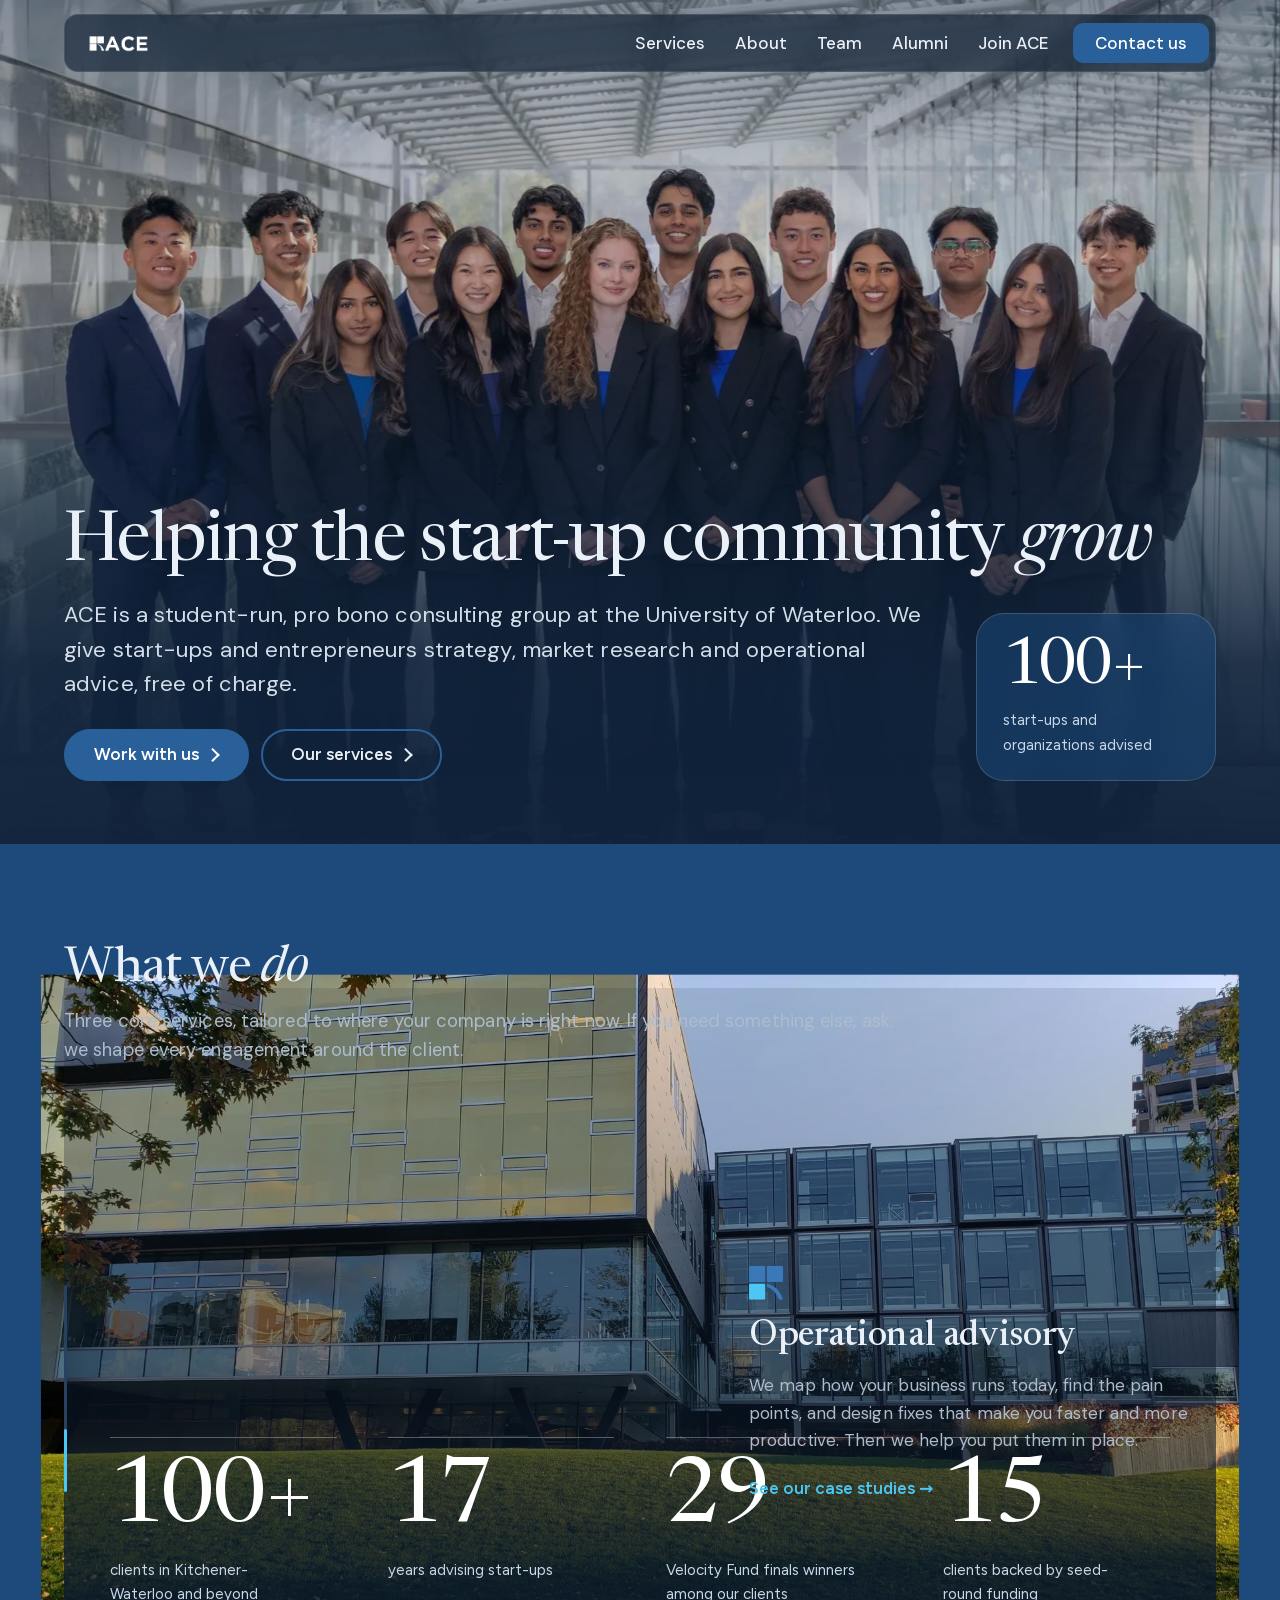
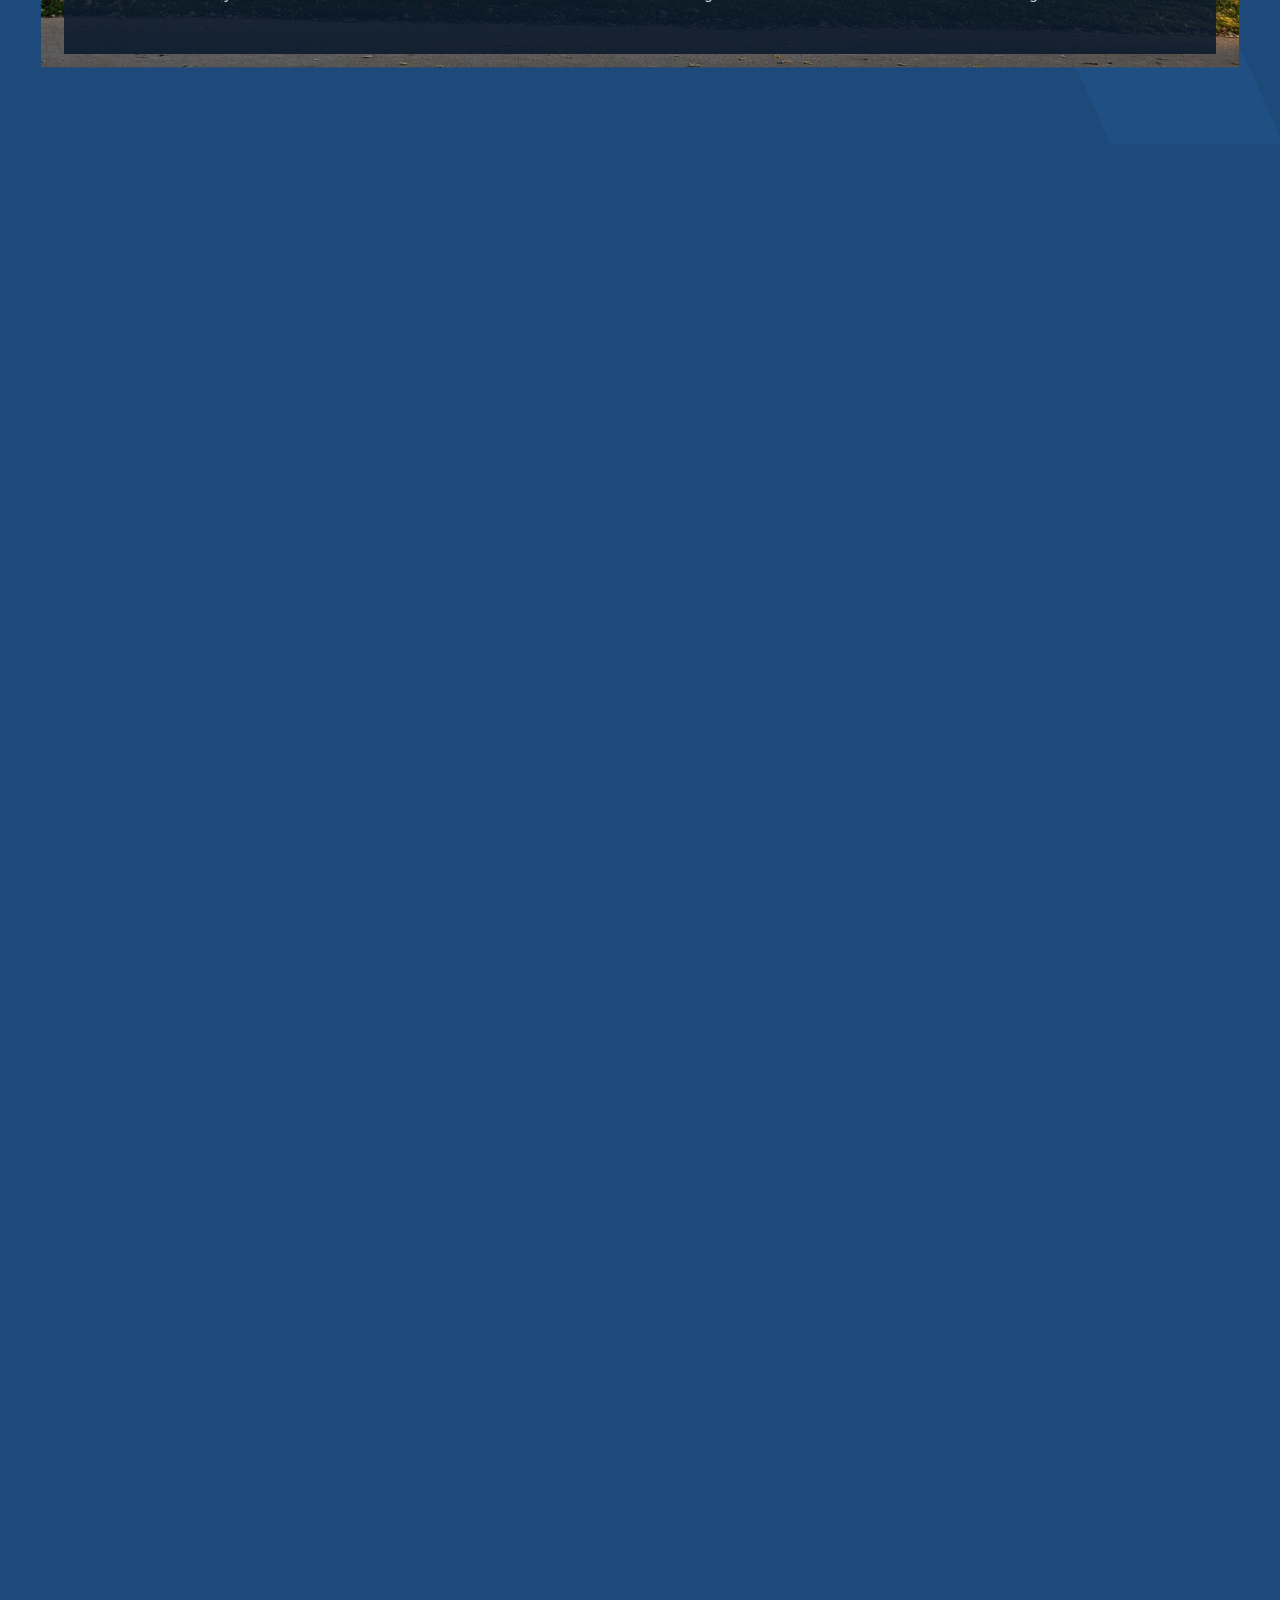
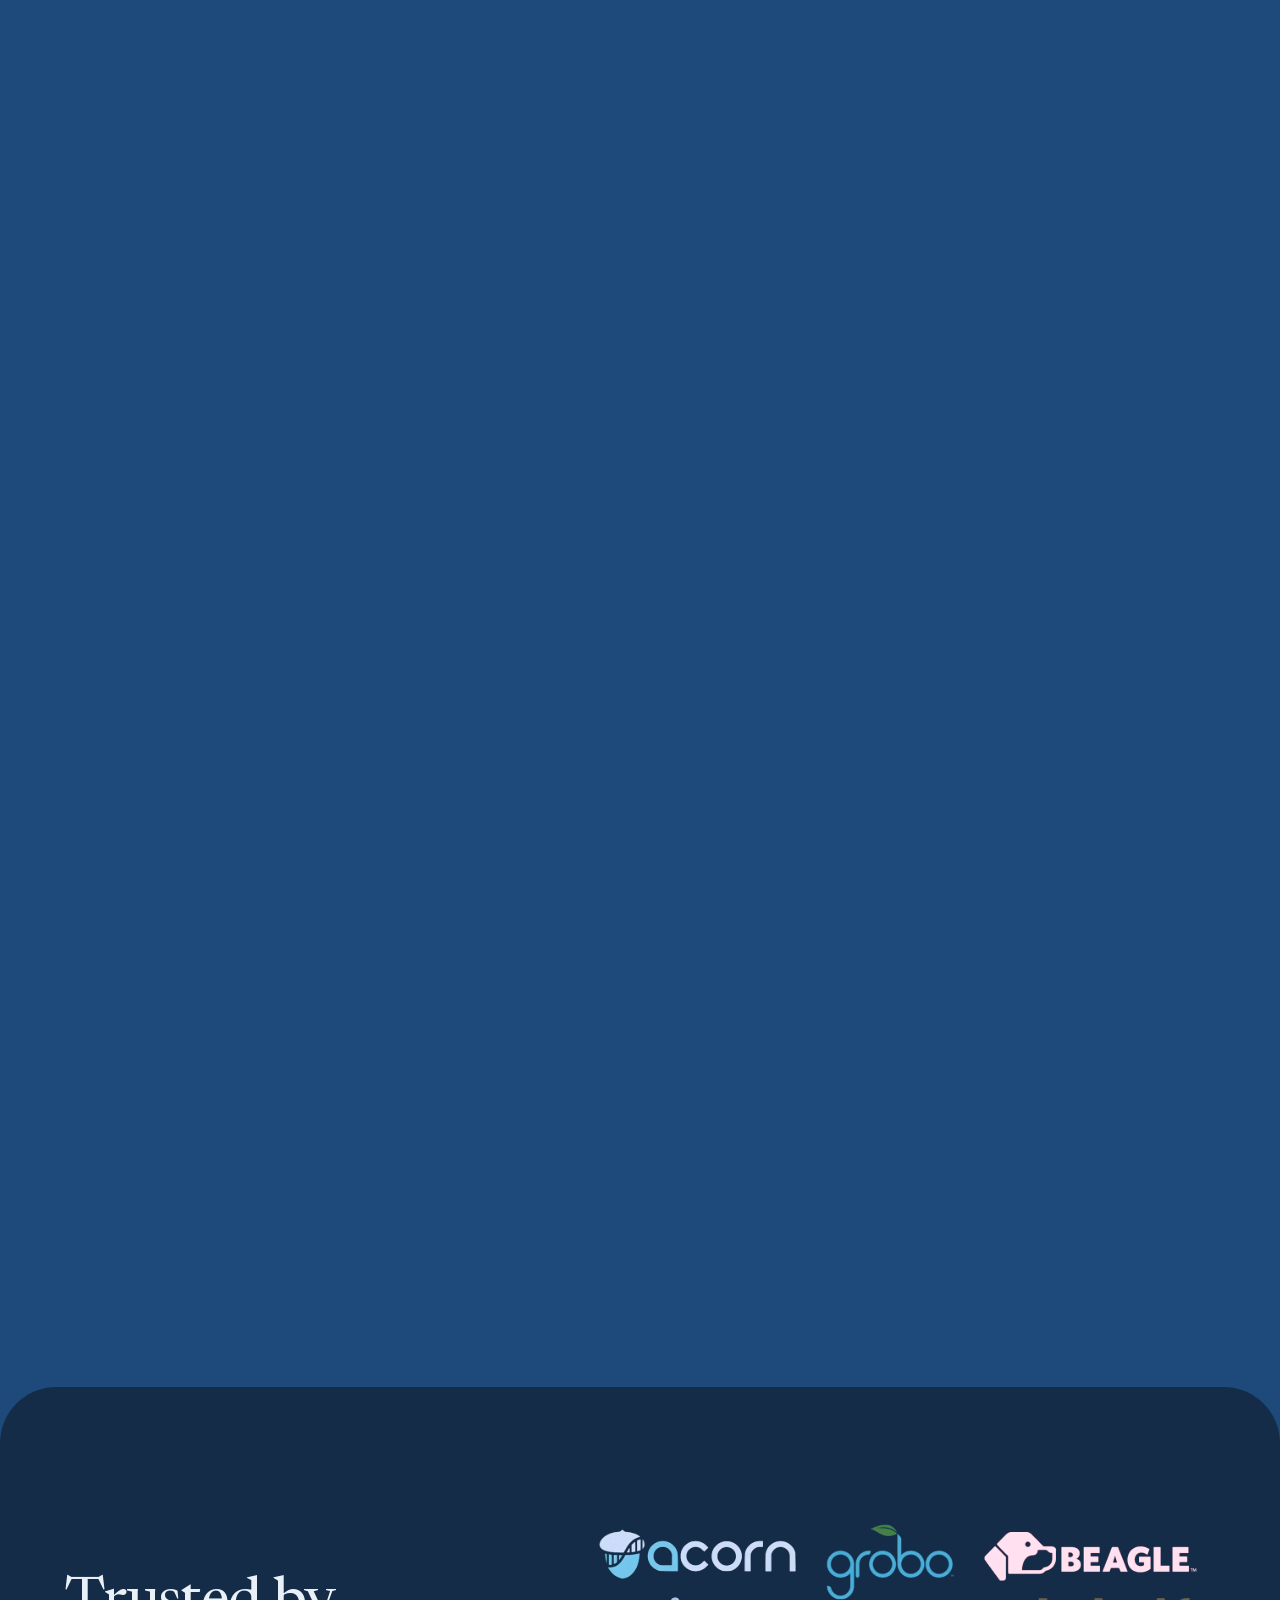
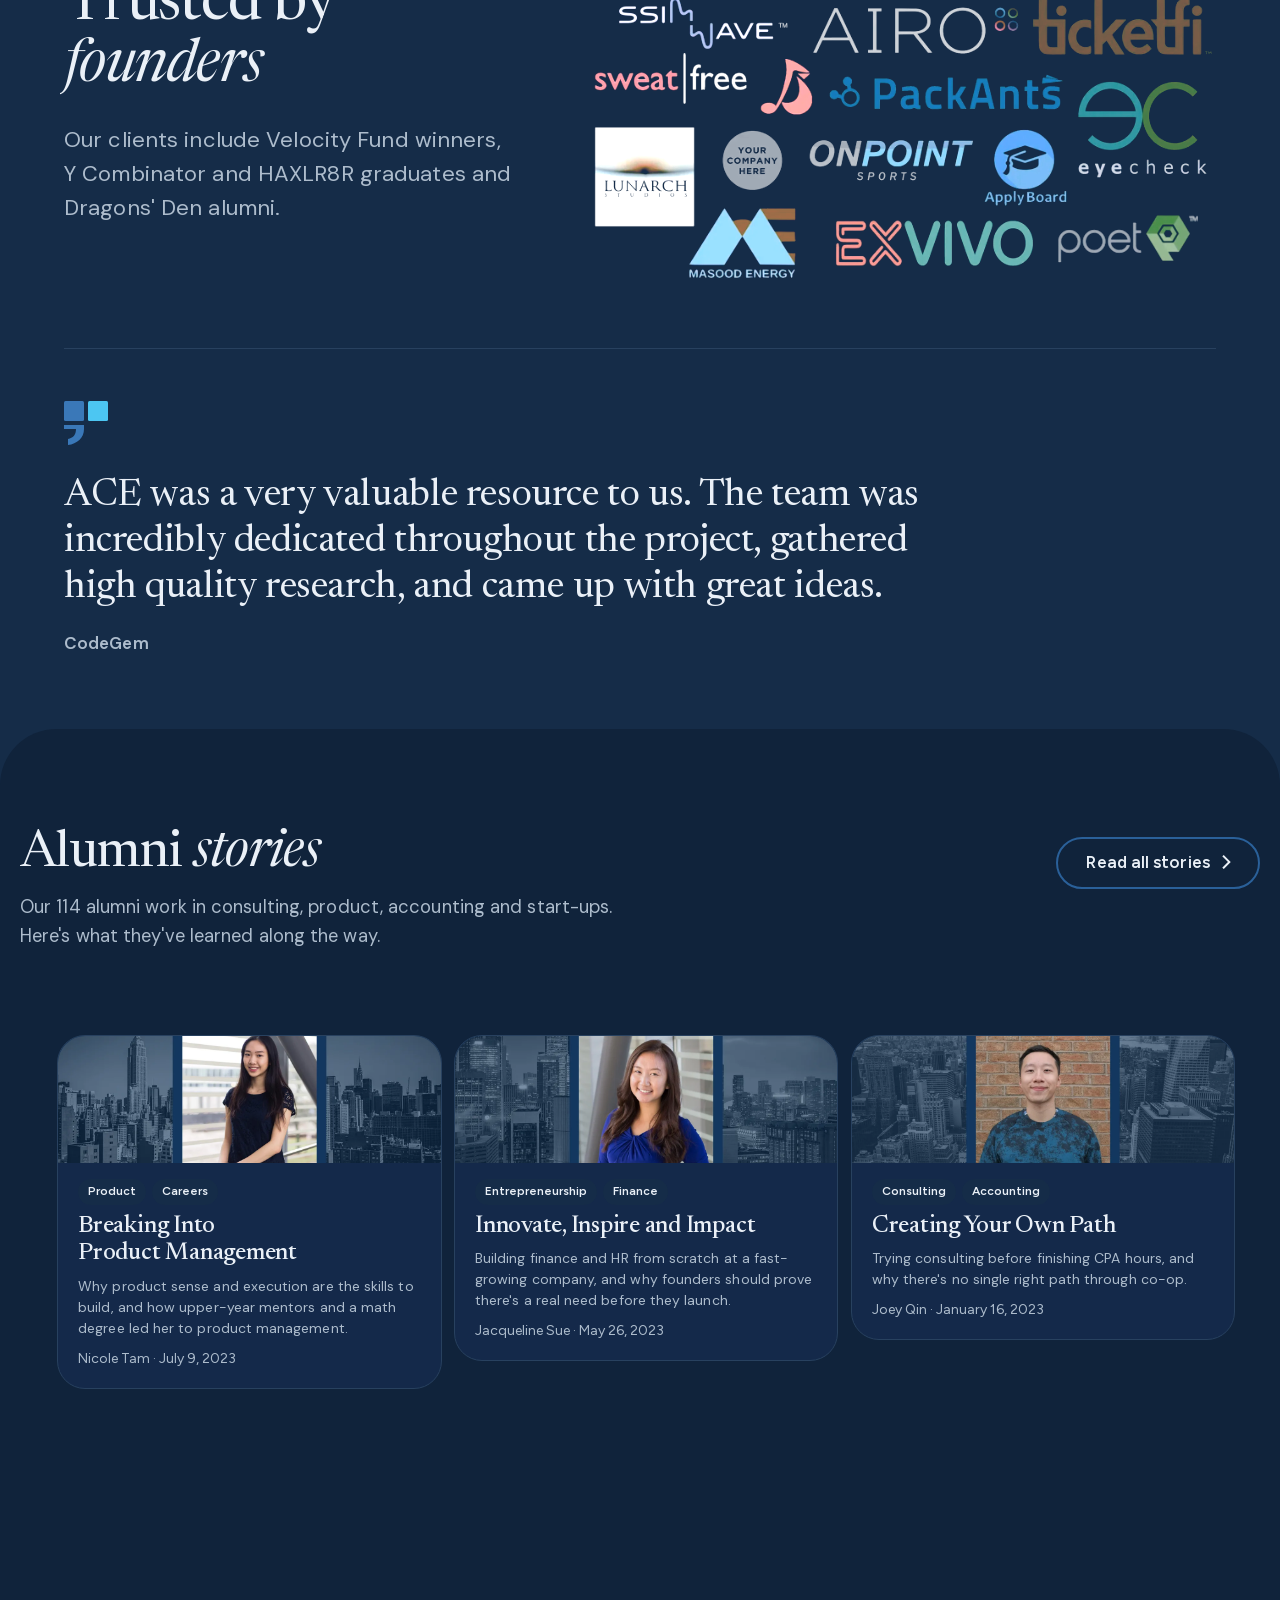
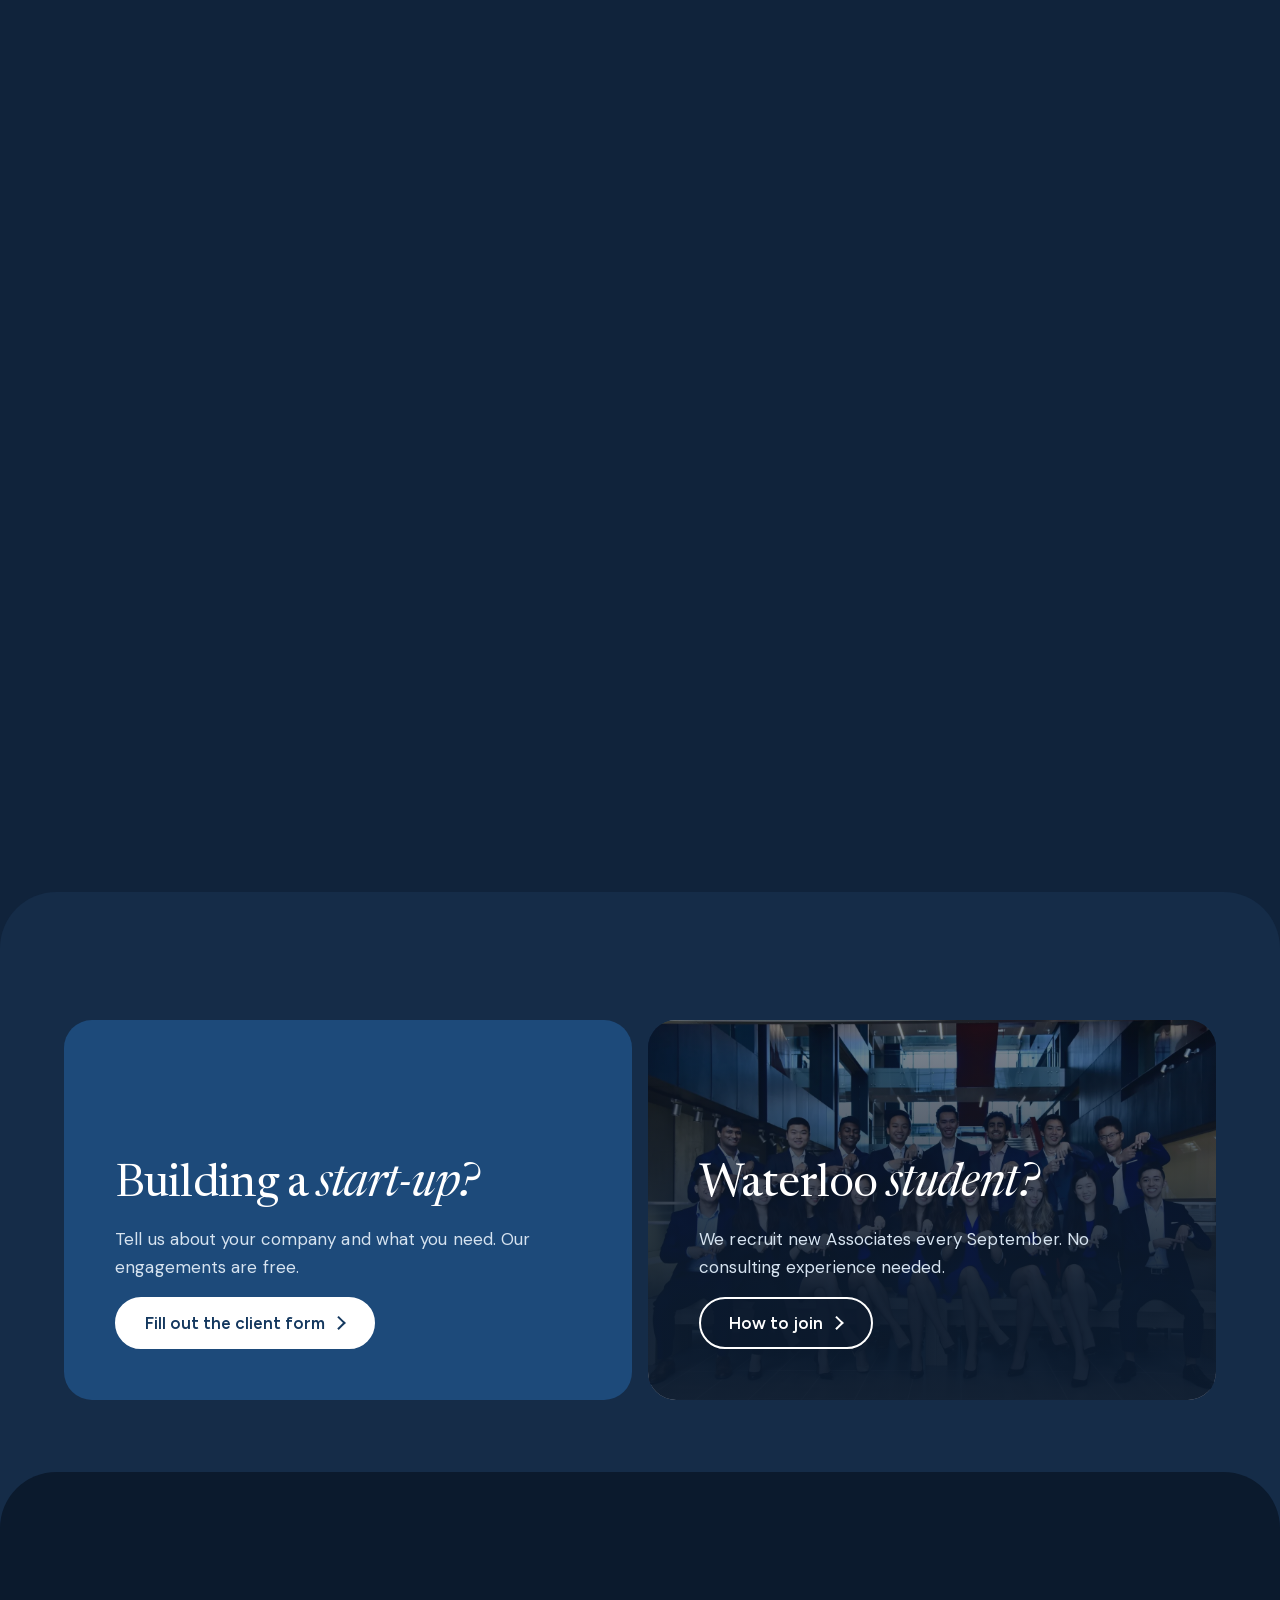
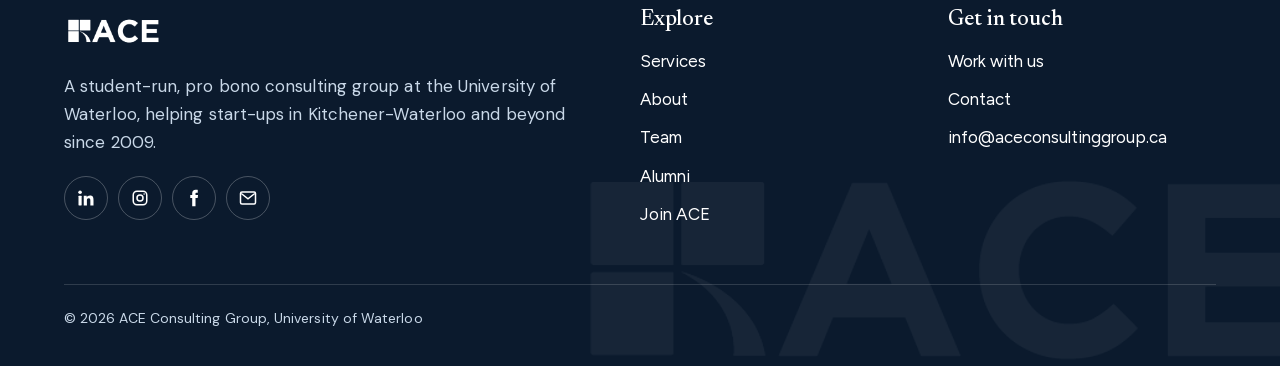
<file: index.html>
<!DOCTYPE html>
<html lang="en">
<head>
<meta charset="utf-8">
<meta name="viewport" content="width=device-width, initial-scale=1">
<title>ACE Consulting Group</title>
<meta name="description" content="Student-run, pro bono consulting for start-ups at the University of Waterloo. Strategy, market research and operational advisory.">
<script>document.documentElement.classList.add("js");setTimeout(function(){if(!window.__aceMotion)document.documentElement.classList.remove("js")},3000)</script>
<link rel="preload" href="fonts/newsreader-var.woff2" as="font" type="font/woff2" crossorigin>
<link rel="preload" href="fonts/figtree-var.woff2" as="font" type="font/woff2" crossorigin>
<link rel="preload" href="img/team-group.webp" as="image" type="image/webp">
<link rel="stylesheet" href="css/style.css">
<link rel="icon" type="image/png" sizes="32x32" href="img/favicon-32.png">
<link rel="icon" type="image/png" sizes="192x192" href="img/favicon-192.png">
<link rel="apple-touch-icon" href="img/apple-touch-icon.png">
</head>
<body data-page="home">
<header class="top" id="top"></header>
<main>
<section class="hero">
  <img class="bg" src="img/team-group.webp" alt="The ACE Consulting Group team, Fall 2026. Photo: ACE Consulting Group" width="1800" height="1200" fetchpriority="high">
  <div class="copy">
    <h1 data-split>Helping the start-up community <em>grow</em></h1>
    <p class="lead">ACE is a student-run, pro bono consulting group at the University of Waterloo. We give start-ups and entrepreneurs strategy, market research and operational advice, free of charge.</p>
    <div class="btns"><a class="btn" data-clientform href="#">Work with us</a><a class="btn ghost" href="services.html">Our services</a></div>
  </div>
  <div class="fig-tile"><b data-clients>100+</b><span>start-ups and organizations advised</span></div>
</section>

<section class="scrolly" id="scrolly" data-stage="scrolly">
  <div class="sc-stage">
    <svg class="sc-swoosh" viewBox="0 0 100 100" aria-hidden="true"><path d="M0 0C46 8 84 44 100 100H80C66 54 38 22 0 14Z"/></svg>
    <div class="sc-card">
      <img class="sc-photo" src="img/campus.webp" alt="University of Waterloo campus" width="1800" height="1350" loading="lazy">
      <div class="wrap stats">
    <div><b data-clients>100+</b><span>clients in Kitchener-Waterloo and beyond</span></div>
    <div><b data-years>17</b><span>years advising start-ups</span></div>
    <div><b>29</b><span>Velocity Fund finals winners among our clients</span></div>
    <div><b>15</b><span>clients backed by seed-round funding</span></div>
  </div>
    </div>
    <div class="sc-body"><div class="wrap">
    <div class="head"><h2>What we <em>do</em></h2><p class="lead">Three core services, tailored to where your company is right now. If you need something else, ask; we shape every engagement around the client.</p></div>
    <div class="svc" id="services" data-link="1"></div>
    </div></div>
  </div>
</section>

<section class="band tint clients">
  <div class="wrap">
    <div class="stack">
      <h2 data-split>Trusted by <em>founders</em></h2>
      <p class="lead" data-reveal>Our clients include Velocity Fund winners, Y Combinator and HAXLR8R graduates and Dragons' Den alumni.</p>
    </div>
    <figure class="logos"><img data-reveal="wipe" src="img/clients.webp" alt="Logos of past clients including Acorn, Grobo, Beagle, Airo, Ticketfi, PackAnts, OnPoint Sports, ApplyBoard, Exvivo and Poet" width="1500" height="872" loading="lazy"></figure>
    <div class="quote" data-reveal>
      <svg class="qmark" viewBox="0 0 44 44" aria-hidden="true"><rect width="20" height="20" rx="1.5" fill="#3a78b8"/><rect x="24" width="20" height="20" rx="1.5" fill="#4cc6f2"/><path d="M0 24h20v4C20 37 13 43 4 44v-6c5-1 8-4 8-10H0z" fill="#3a78b8"/></svg>
      <blockquote>ACE was a very valuable resource to us. The team was incredibly dedicated throughout the project, gathered high quality research, and came up with great ideas.</blockquote>
      <p>CodeGem</p>
    </div>
  </div>
</section>

<section class="band storystage" id="storystage" data-stage="stories">
  <div class="sticky-stage"><div class="wrap">
    <div class="head"><h2 data-split>Alumni <em>stories</em></h2><p class="lead" data-reveal>Our <span data-alumni>114</span> alumni work in consulting, product, accounting and start-ups. Here's what they've learned along the way.</p></div>
    <div class="rail" id="latestStories" data-count="3" data-carousel tabindex="0" role="region" aria-label="Alumni stories, scroll sideways"></div>
    <p class="more"><a class="btn ghost" href="alumni.html#stories">Read all stories</a></p>
  </div></div>
</section>

<section class="band tint">
  <div class="wrap doors" data-stagger="up">
    <div class="door a"><h2>Building a <em>start-up?</em></h2><p>Tell us about your company and what you need. Our engagements are free.</p><a class="btn" data-clientform href="#">Fill out the client form</a></div>
    <div class="door b"><h2>Waterloo <em>student?</em></h2><p>We recruit new Associates every September. No consulting experience needed.</p><a class="btn ghost" href="join.html">How to join</a></div>
  </div>
</section>
</main>
<footer class="foot" id="foot"></footer>
<script src="js/content.js"></script>
<script src="js/site.js"></script>
<script src="js/home.js"></script>
</body>
</html>
</file>
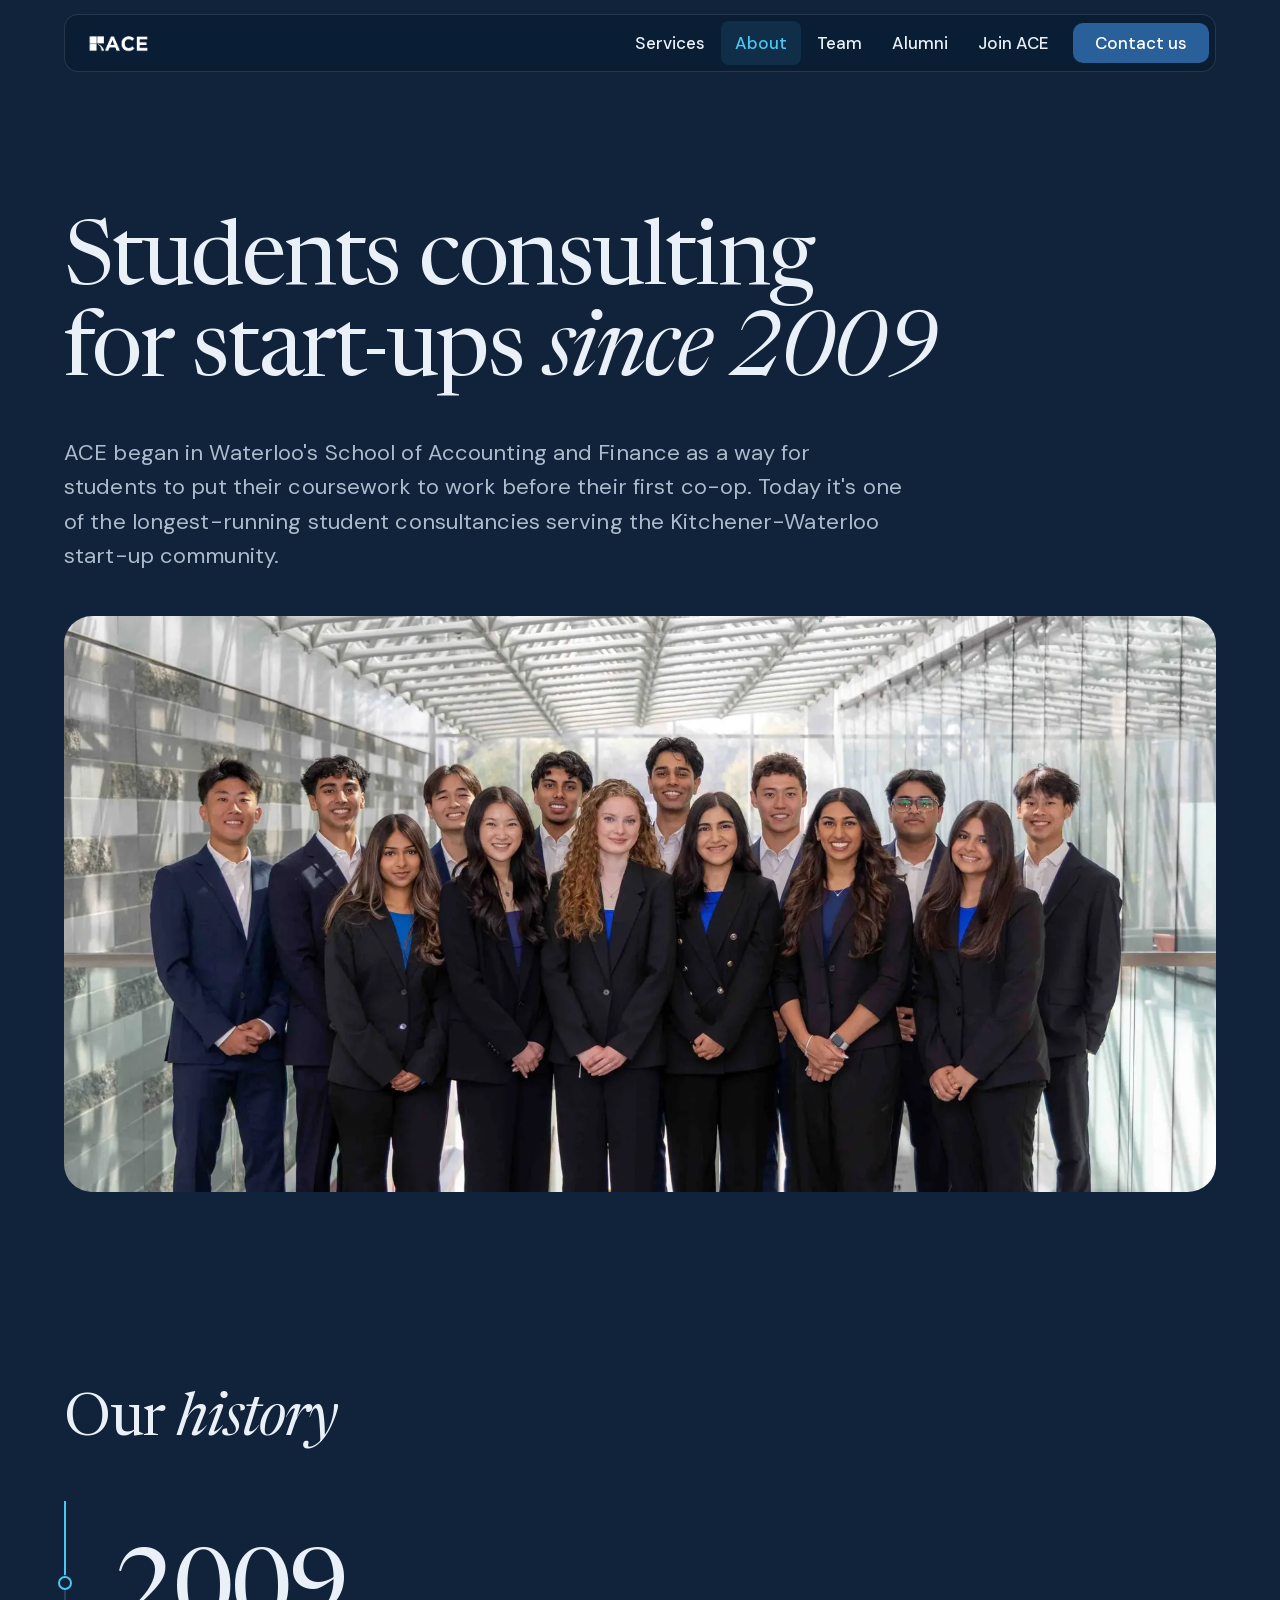
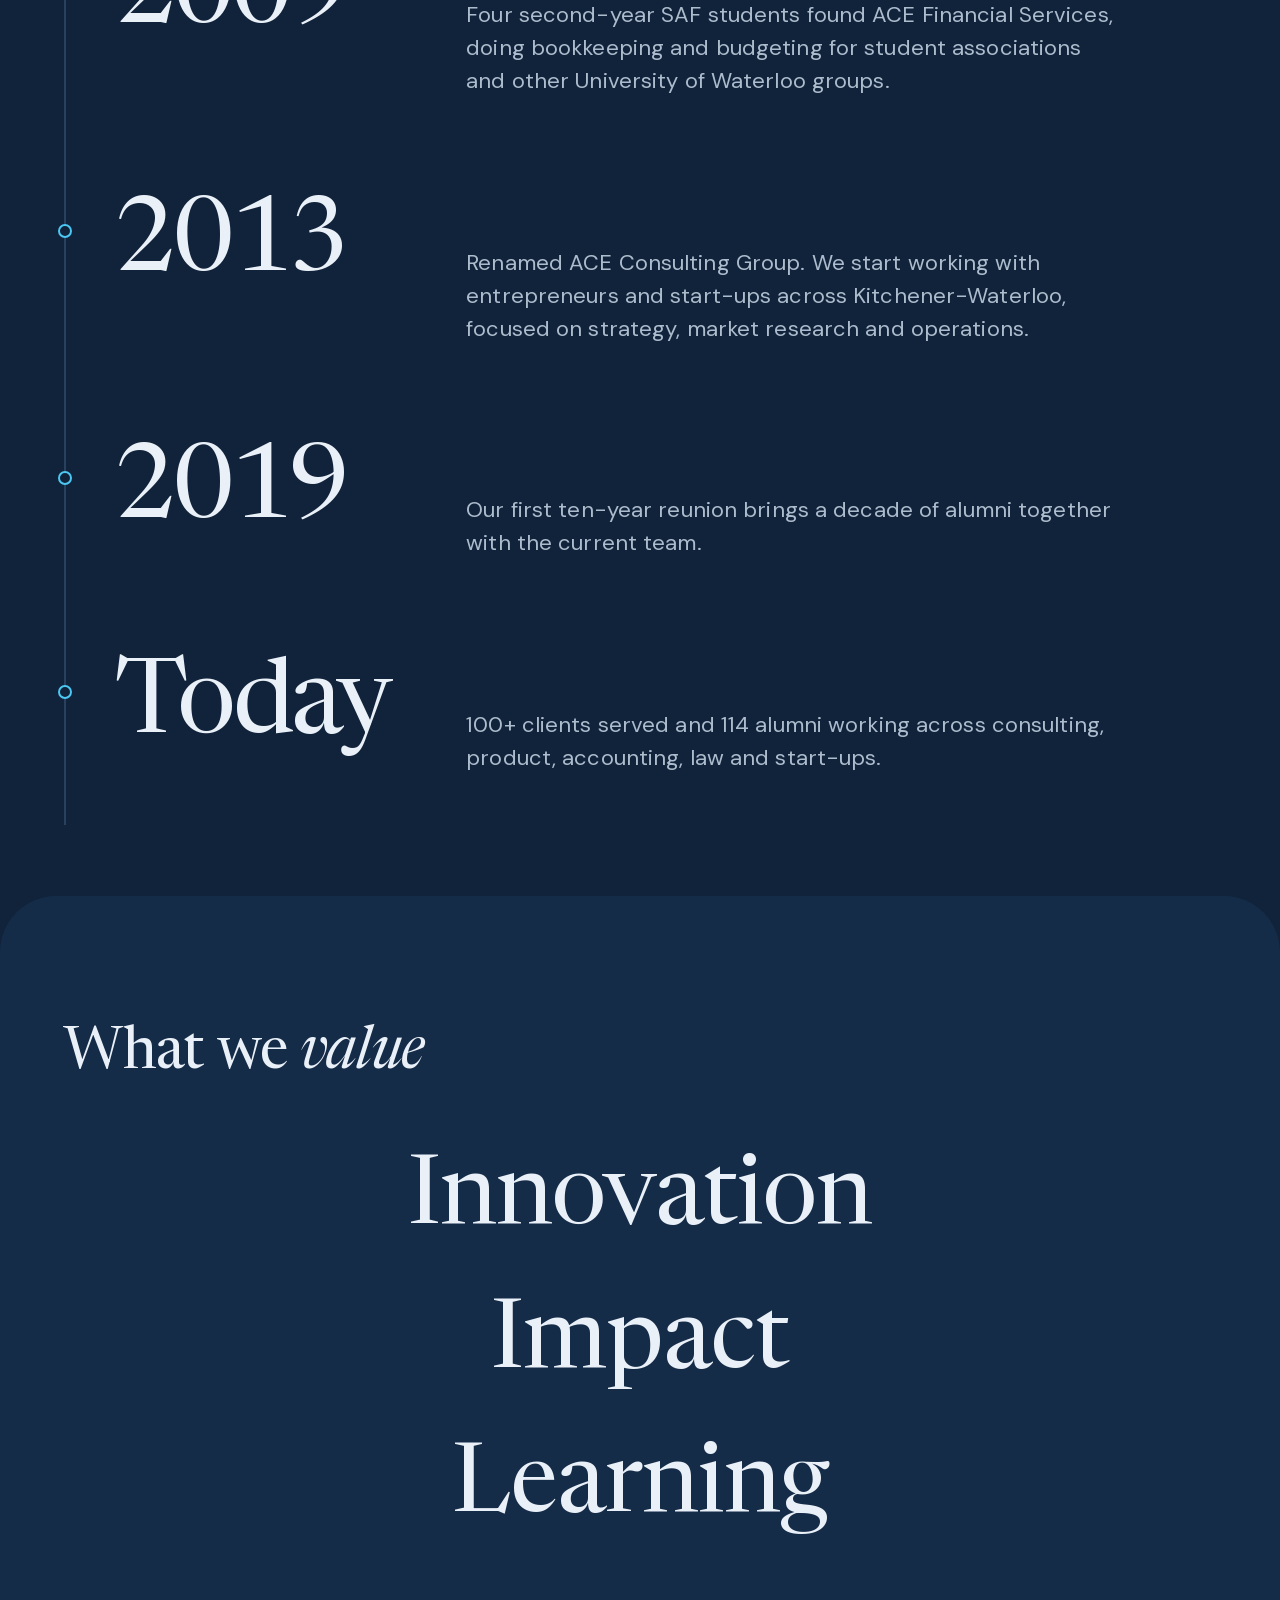
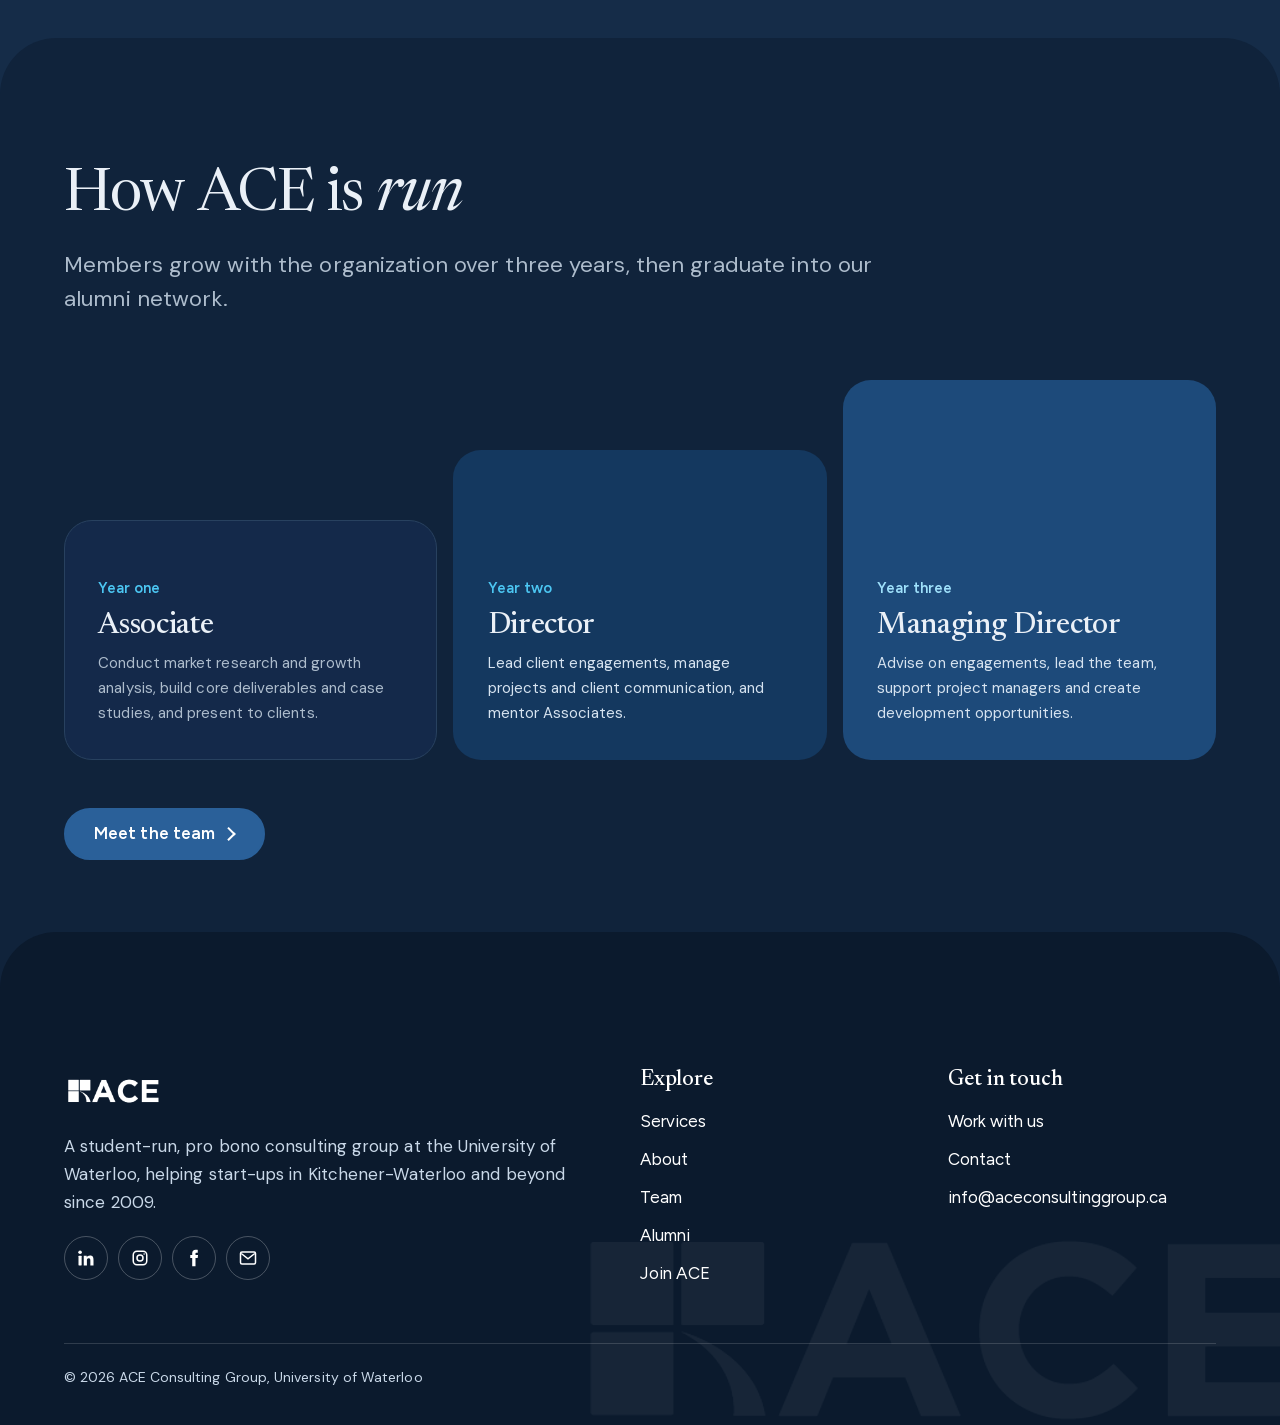
<file: about.html>
<!DOCTYPE html>
<html lang="en">
<head>
<meta charset="utf-8">
<meta name="viewport" content="width=device-width, initial-scale=1">
<title>About | ACE Consulting Group</title>
<meta name="description" content="ACE Consulting Group&#x27;s history, values and structure, from its 2009 founding at the University of Waterloo School of Accounting and Finance.">
<script>document.documentElement.classList.add("js");setTimeout(function(){if(!window.__aceMotion)document.documentElement.classList.remove("js")},3000)</script>
<link rel="stylesheet" href="css/style.css">
<link rel="icon" type="image/png" sizes="32x32" href="img/favicon-32.png">
<link rel="icon" type="image/png" sizes="192x192" href="img/favicon-192.png">
<link rel="apple-touch-icon" href="img/apple-touch-icon.png">
</head>
<body data-page="about">
<header class="top" id="top"></header>
<main>
<section class="band intro">
  <div class="wrap">
    <h1 data-split>Students consulting for start-ups <em>since 2009</em></h1>
    <p class="lead" data-reveal>ACE began in Waterloo's School of Accounting and Finance as a way for students to put their coursework to work before their first co-op. Today it's one of the longest-running student consultancies serving the Kitchener-Waterloo start-up community.</p>
  </div>
</section>

<section class="band flush">
  <div class="wrap"><div class="photo wide-photo" data-reveal="wipe"><img src="img/team-group.webp" alt="The ACE Consulting Group team" width="1800" height="1200"></div></div>
</section>

<section class="band">
  <div class="wrap">
    <div class="head one"><h2 data-split>Our <em>history</em></h2></div>
    <ol class="time">
      <li data-reveal><b>2009</b><p>Four second-year SAF students found ACE Financial Services, doing bookkeeping and budgeting for student associations and other University of Waterloo groups.</p></li>
      <li data-reveal><b>2013</b><p>Renamed ACE Consulting Group. We start working with entrepreneurs and start-ups across Kitchener-Waterloo, focused on strategy, market research and operations.</p></li>
      <li data-reveal><b>2019</b><p>Our first ten-year reunion brings a decade of alumni together with the current team.</p></li>
      <li data-reveal><b>Today</b><p><span data-clients>100+</span> clients served and <span data-alumni>114</span> alumni working across consulting, product, accounting, law and start-ups.</p></li>
    </ol>
  </div>
</section>

<section class="band tint">
  <div class="wrap">
    <div class="head one"><h2 data-split>What we <em>value</em></h2></div>
    <div class="vals">
      <div><span class="x-ico" aria-hidden="true"><svg viewBox="0 -7.5 140 140" fill="none" stroke="currentColor" stroke-width="3" stroke-linecap="round" stroke-linejoin="round"><path class="f acc" d="M70 14a34 34 0 0 0-20 61c4 3 6 7 6 12v4h28v-4c0-5 2-9 6-12A34 34 0 0 0 70 14z"/><path d="M52 40a20 20 0 0 1 11-15"/><path d="M62 87V66l8 8 8-8v21"/><path class="f" d="M56 91h28v8H56zM60 99h20v8H60z"/><path class="f" d="M64 107h12v4a6 6 0 0 1-12 0z"/><g class="acc"><path d="M14 30l9 6M126 30l-9 6M6 60h11M123 60h11M30 8l5 8M110 8l-5 8"/></g></svg></span><h3>Innovation</h3><p>We're creative and bold, and we bring new ideas and solutions to every client.</p></div>
      <div><span class="x-ico" aria-hidden="true"><svg viewBox="-.5 11 140 140" fill="none" stroke="currentColor" stroke-width="3" stroke-linecap="round" stroke-linejoin="round"><path class="f" d="M14 114c10-14 26-20 56-20s46 6 56 20z"/><path d="M70 94V58"/><path class="f acc" d="M70 80C50 82 36 70 34 50c22-2 36 8 36 30z"/><path class="f acc" d="M70 64C70 40 84 26 108 26c0 24-14 38-38 38z"/><path d="M60 70C54 64 48 58 42 54M80 54c6-8 14-14 22-18"/><path d="M26 126h88M42 136h56"/><g class="acc"><path d="M20 34v14M13 41h14M118 70v10M113 75h10"/></g></svg></span><h3>Impact</h3><p>We want to create lasting, positive change for our clients and the communities they serve.</p></div>
      <div><span class="x-ico" aria-hidden="true"><svg viewBox="0 -11 140 140" fill="none" stroke="currentColor" stroke-width="3" stroke-linecap="round" stroke-linejoin="round"><path class="f" d="M70 112C52 98 28 96 8 102V42c20-6 44-4 62 10z"/><path class="f" d="M70 112c18-14 42-16 62-10V42c-20-6-44-4-62 10z"/><path d="M70 52v60"/><path d="M22 58c10-2 22-1 34 4M22 72c10-2 22-1 34 4M22 86c10-2 22-1 34 4M118 58c-10-2-22-1-34 4M118 72c-10-2-22-1-34 4"/><path class="f acc" d="M92 108V86l8 6 8-6v22"/><g class="acc"><path d="M70 6l4 9 9 4-9 4-4 9-4-9-9-4 9-4zM26 20v12M20 26h12M114 16v10M109 21h10"/></g></svg></span><h3>Learning</h3><p>We stay curious on every engagement and keep raising the quality of our work.</p></div>
    </div>
  </div>
</section>

<section class="band">
  <div class="wrap">
    <div class="head"><h2 data-split>How ACE is <em>run</em></h2><p class="lead" data-reveal>Members grow with the organization over three years, then graduate into our alumni network.</p></div>
    <div class="ladder" data-stagger="up">
      <div><small>Year one</small><h3>Associate</h3><p>Conduct market research and growth analysis, build core deliverables and case studies, and present to clients.</p></div>
      <div><small>Year two</small><h3>Director</h3><p>Lead client engagements, manage projects and client communication, and mentor Associates.</p></div>
      <div><small>Year three</small><h3>Managing Director</h3><p>Advise on engagements, lead the team, support project managers and create development opportunities.</p></div>
    </div>
    <p class="more"><a class="btn" href="team.html">Meet the team</a></p>
  </div>
</section>
</main>
<footer class="foot" id="foot"></footer>
<script src="js/content.js"></script>
<script src="js/site.js"></script>
<script src="js/home.js"></script>
</body>
</html>
</file>
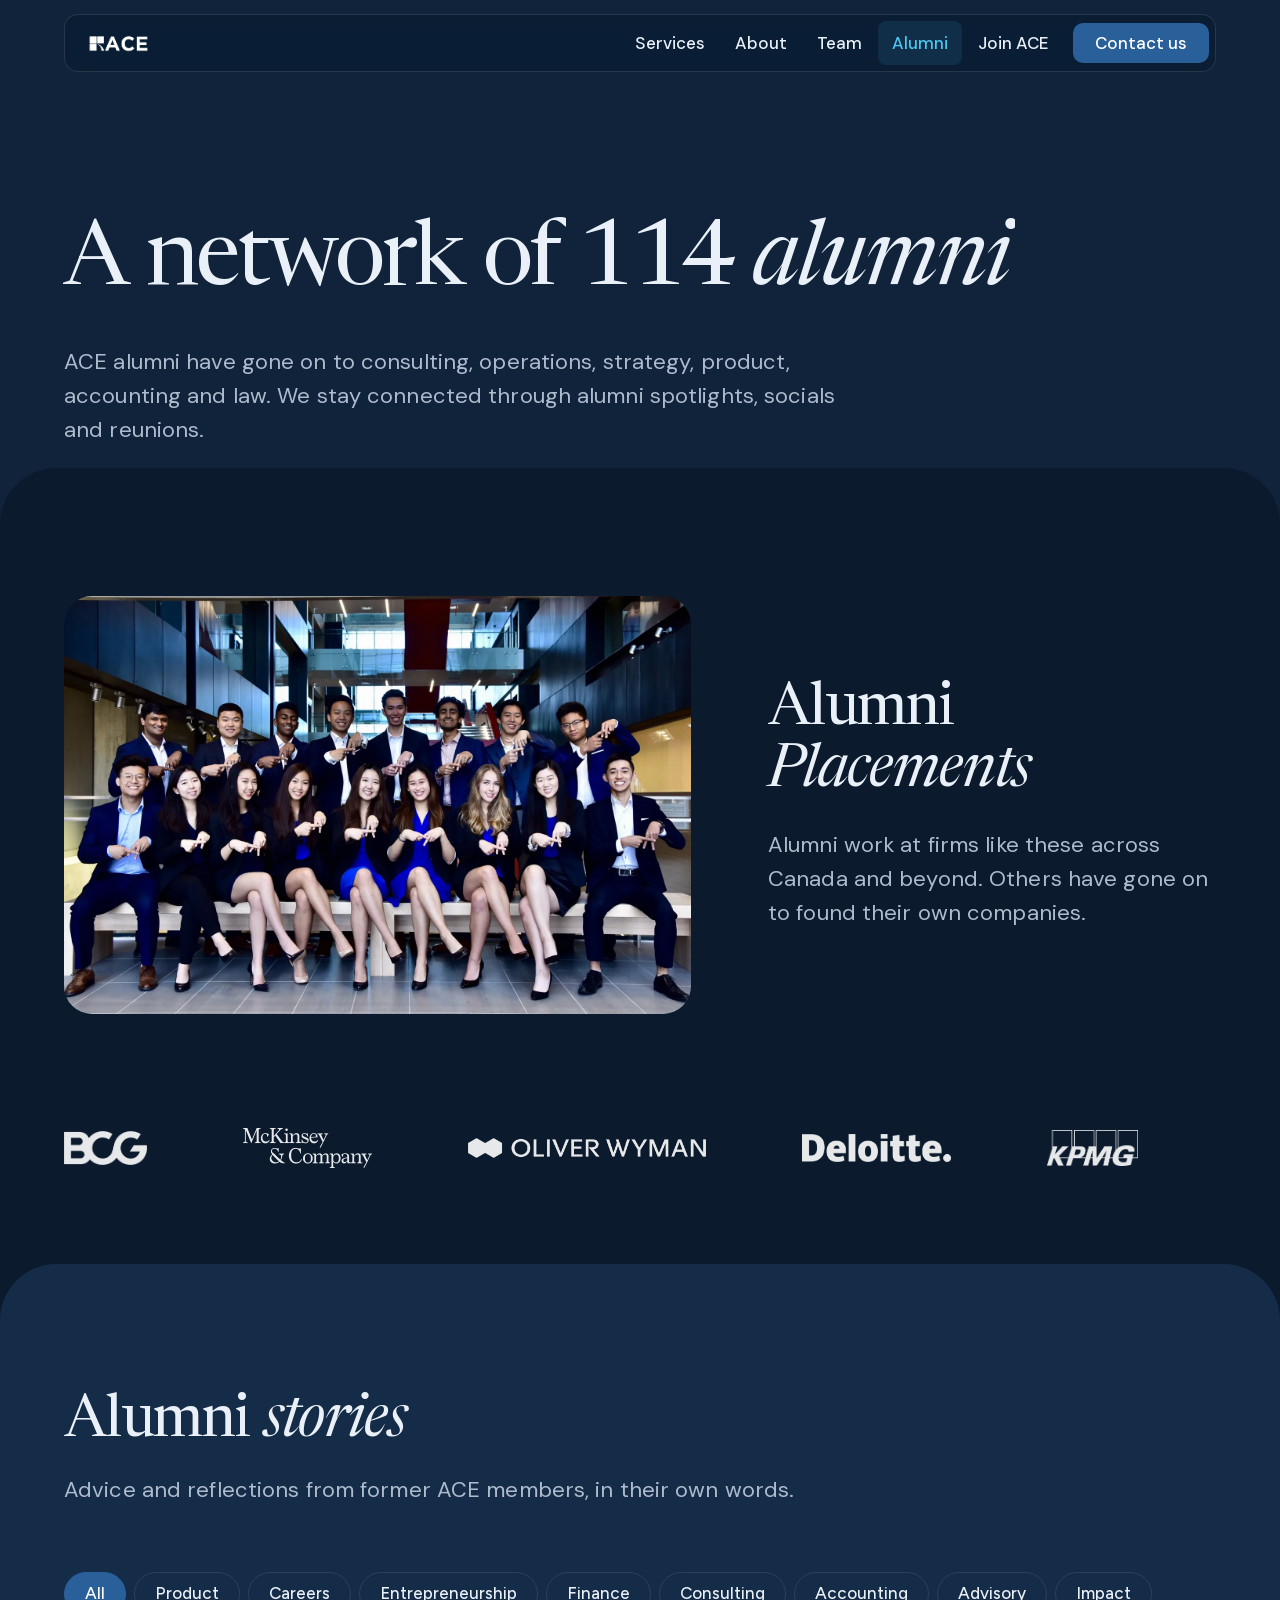
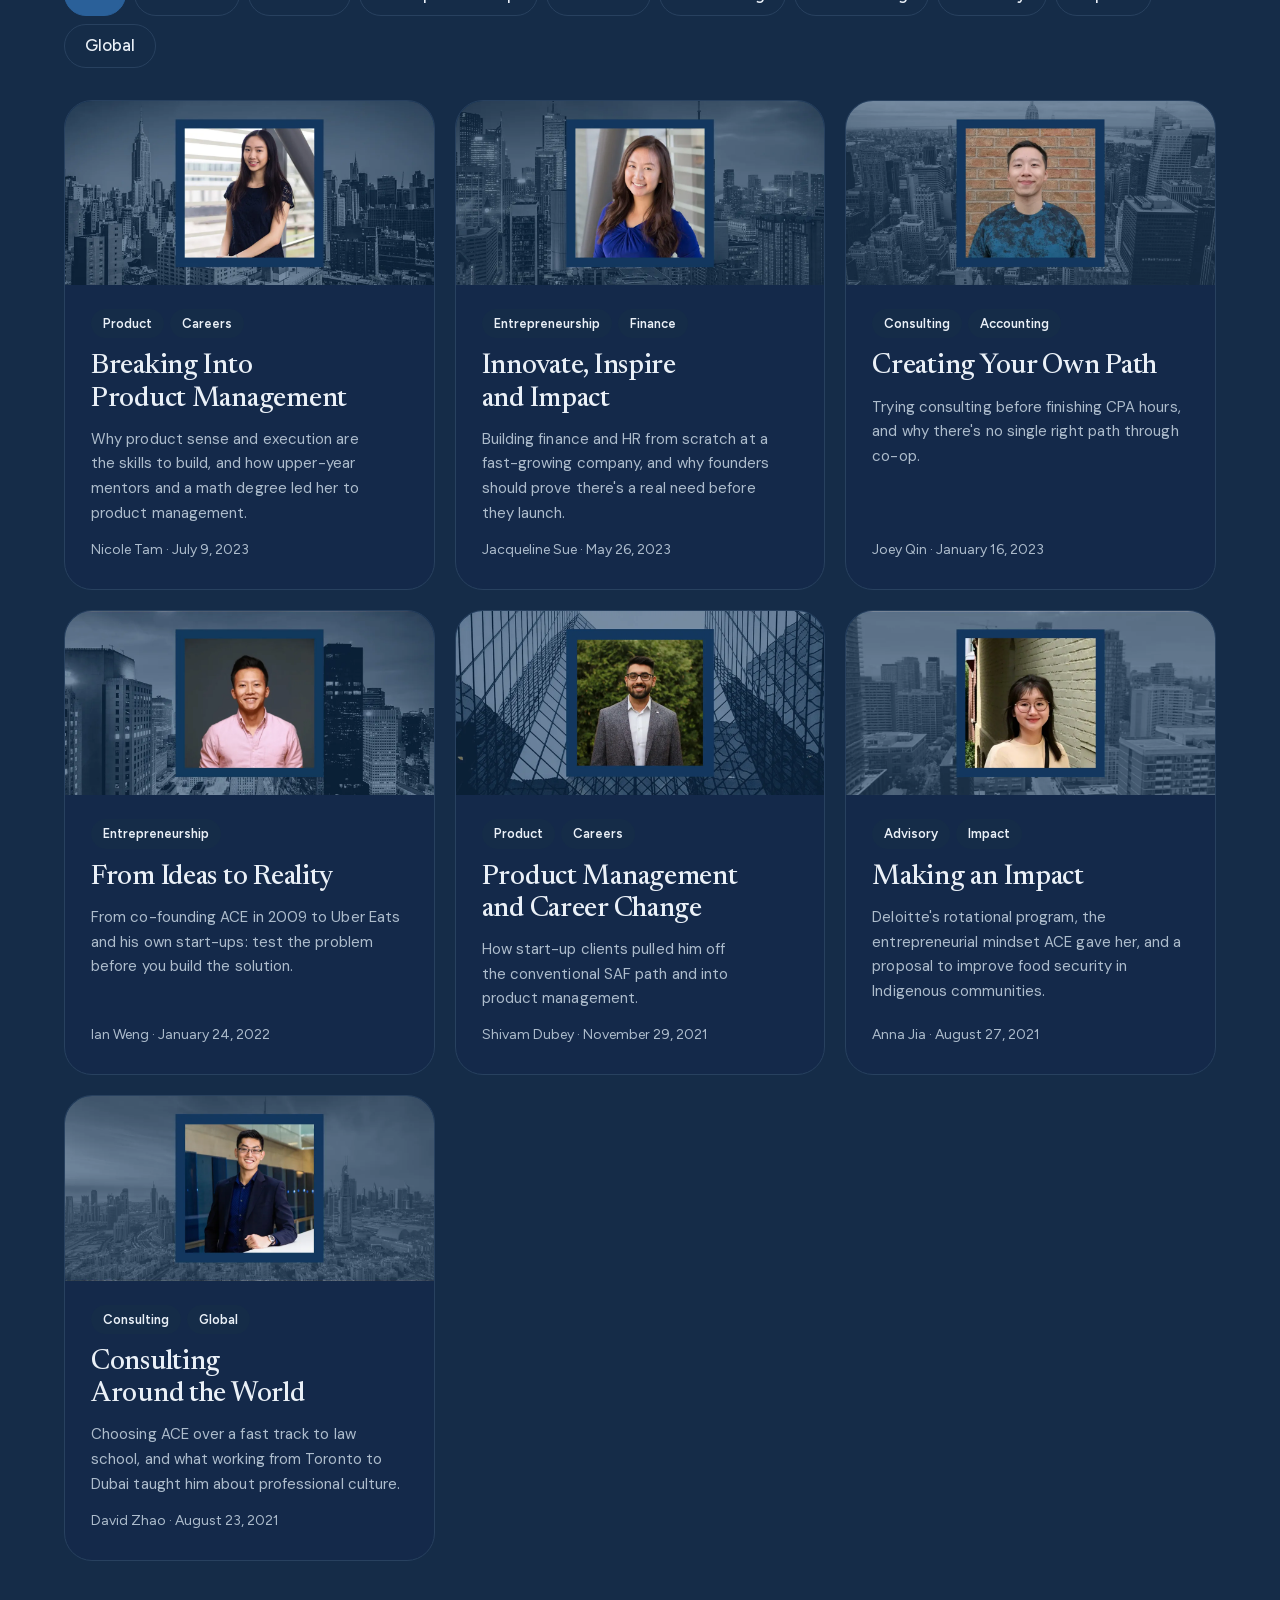
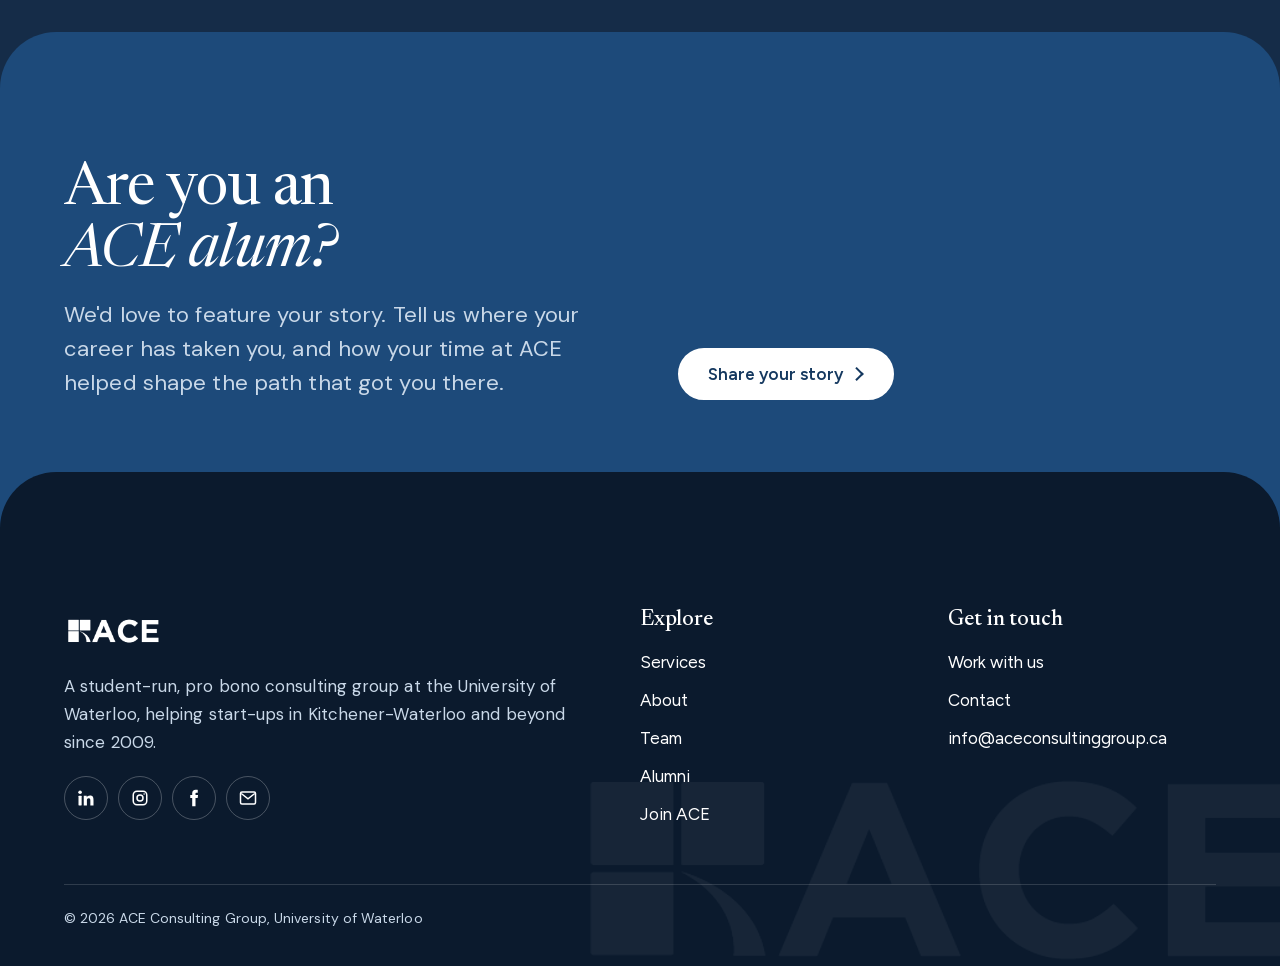
<file: alumni.html>
<!DOCTYPE html>
<html lang="en">
<head>
<meta charset="utf-8">
<meta name="viewport" content="width=device-width, initial-scale=1">
<title>Alumni | ACE Consulting Group</title>
<meta name="description" content="ACE Consulting Group&#x27;s alumni network and alumni stories on careers, product management, entrepreneurship and consulting.">
<script>document.documentElement.classList.add("js");setTimeout(function(){if(!window.__aceMotion)document.documentElement.classList.remove("js")},3000)</script>
<link rel="stylesheet" href="css/style.css">
<link rel="icon" type="image/png" sizes="32x32" href="img/favicon-32.png">
<link rel="icon" type="image/png" sizes="192x192" href="img/favicon-192.png">
<link rel="apple-touch-icon" href="img/apple-touch-icon.png">
</head>
<body data-page="alumni">
<header class="top" id="top"></header>
<main>
<section class="band intro">
  <div class="wrap">
    <h1 data-split>A network of <span data-alumni>114</span> <em>alumni</em></h1>
    <p class="lead" data-reveal>ACE alumni have gone on to consulting, operations, strategy, product, accounting and law. We stay connected through alumni spotlights, socials and reunions.</p>
  </div>
</section>

<section class="band placements">
  <div class="wrap split wide-l">
    <div class="photo" data-reveal="wipe"><img src="img/alumni-group.webp" alt="ACE members and alumni" width="1600" height="1068" loading="lazy"></div>
    <div class="stack">
      <h2 data-split>Alumni <em>Placements</em></h2>
      <p class="lead" data-reveal>Alumni work at firms like these across Canada and beyond. Others have gone on to found their own companies.</p>
    </div>
  </div>
  <div class="marquee" data-marquee>
    <ul class="m-set">
      <li><img src="img/logos/bcg.png" alt="" style="--h:34"><b class="sr">BCG</b></li>
      <li><img src="img/logos/mckinsey.png" alt="" style="--h:40"><b class="sr">McKinsey</b></li>
      <li><img src="img/logos/oliver-wyman.png" alt="" style="--h:20"><b class="sr">Oliver Wyman</b></li>
      <li><img src="img/logos/deloitte.png" alt="" style="--h:28"><b class="sr">Deloitte</b></li>
      <li><img src="img/logos/kpmg.png" alt="" style="--h:36"><b class="sr">KPMG</b></li>
      <li><img src="img/logos/capco.png" alt="" style="--h:30"><b class="sr">Capco</b></li>
      <li><img src="img/logos/rbc.png" alt="" style="--h:68"><b class="sr">RBC</b></li>
      <li><img src="img/logos/td.png" alt="" style="--h:56"><b class="sr">TD</b></li>
      <li><img src="img/logos/brookfield.png" alt="" style="--h:26"><b class="sr">Brookfield</b></li>
      <li><img src="img/logos/george-weston.png" alt="" style="--h:30"><b class="sr">George Weston</b></li>
    </ul>
  </div>
</section>

<section class="band tint" id="stories">
  <div class="wrap">
    <div class="head"><h2 data-split>Alumni <em>stories</em></h2><p class="lead" data-reveal>Advice and reflections from former ACE members, in their own words.</p></div>
    <div class="filters" id="storyFilters" role="group" aria-label="Filter stories by topic"></div>
    <div class="cards" id="allStories"></div>
  </div>
</section>

<section class="band navyband">
  <div class="wrap split cta">
    <div class="stack-sm"><h2 data-split>Are you an <em>ACE alum?</em></h2><p class="lead" data-reveal>We'd love to feature your story. Tell us where your career has taken you, and how your time at ACE helped shape the path that got you there.</p></div>
    <div class="btns"><a class="btn" data-storyform href="#">Share your story</a></div>
  </div>
</section>
</main>
<footer class="foot" id="foot"></footer>
<script src="js/content.js"></script>
<script src="js/site.js"></script>
<script src="js/home.js"></script>
</body>
</html>
</file>
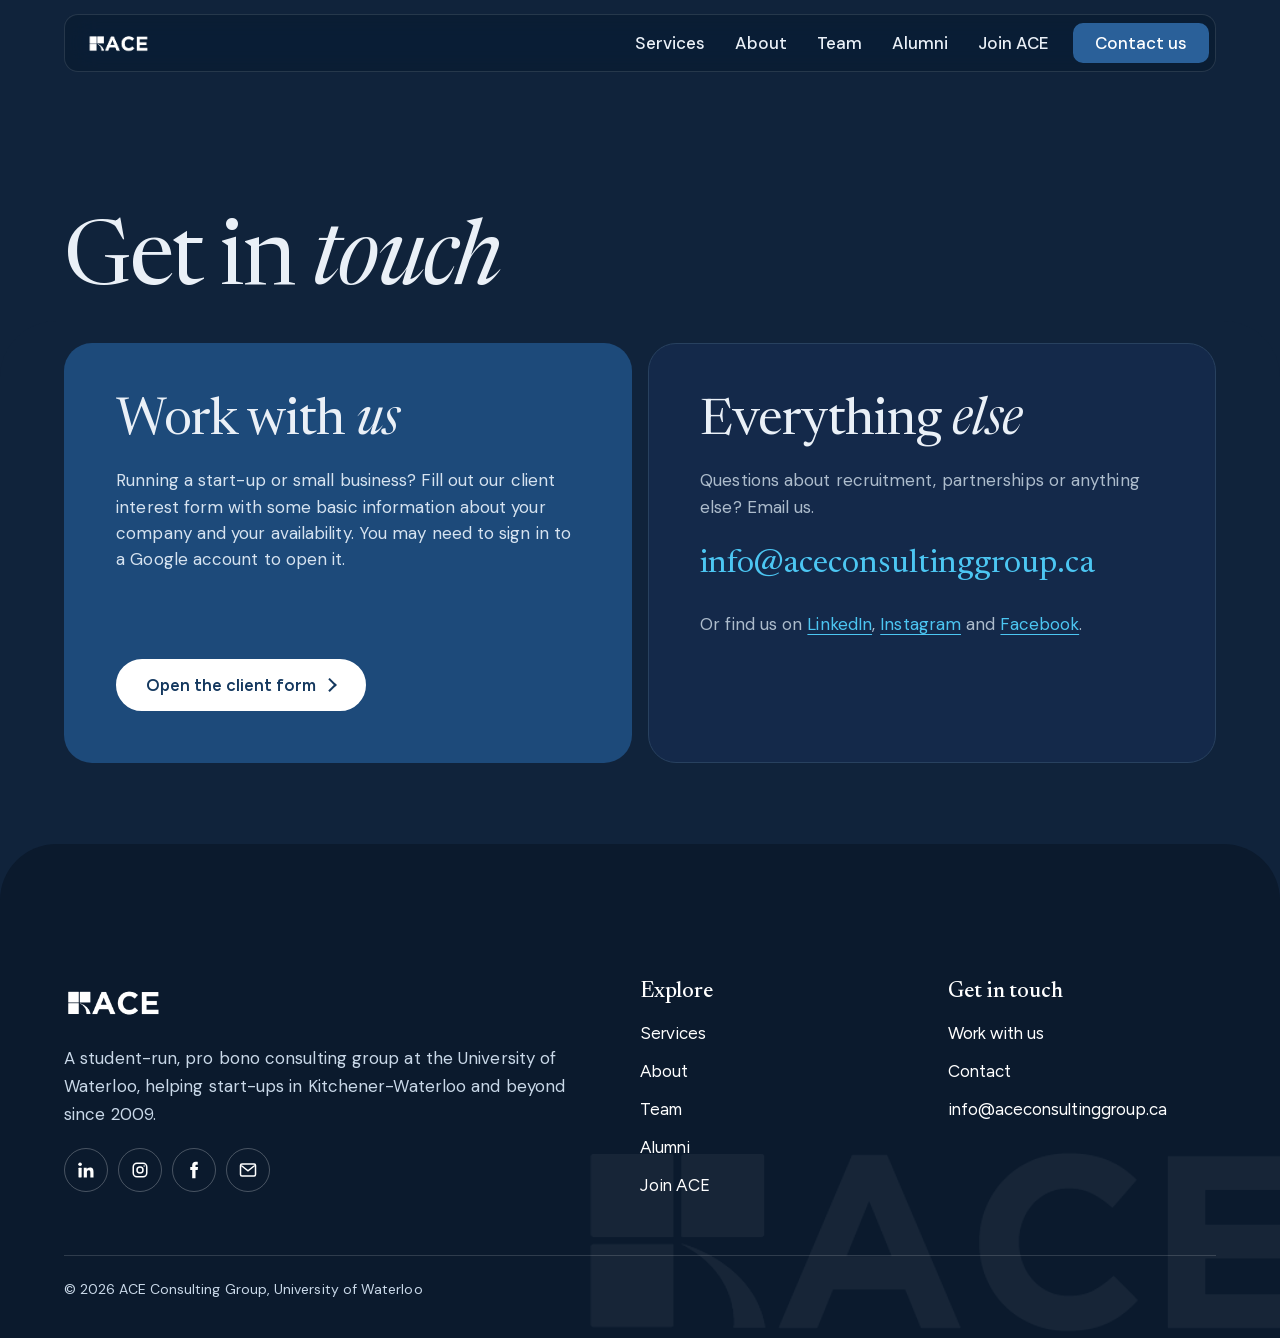
<file: contact.html>
<!DOCTYPE html>
<html lang="en">
<head>
<meta charset="utf-8">
<meta name="viewport" content="width=device-width, initial-scale=1">
<title>Contact | ACE Consulting Group</title>
<meta name="description" content="Contact ACE Consulting Group: client interest form for start-ups, or email for all other questions.">
<script>document.documentElement.classList.add("js");setTimeout(function(){if(!window.__aceMotion)document.documentElement.classList.remove("js")},3000)</script>
<link rel="stylesheet" href="css/style.css">
<link rel="icon" type="image/png" sizes="32x32" href="img/favicon-32.png">
<link rel="icon" type="image/png" sizes="192x192" href="img/favicon-192.png">
<link rel="apple-touch-icon" href="img/apple-touch-icon.png">
</head>
<body data-page="contact">
<header class="top" id="top"></header>
<main>
<section class="band intro solo">
  <div class="wrap"><h1 data-split>Get in <em>touch</em></h1></div>
</section>
<section class="band flush">
  <div class="wrap contact-grid" data-stagger="up">
    <div>
      <h2>Work with <em>us</em></h2>
      <p class="lead">Running a start-up or small business? Fill out our client interest form with some basic information about your company and your availability. You may need to sign in to a Google account to open it.</p>
      <a class="btn" data-clientform href="#">Open the client form</a>
    </div>
    <div>
      <h2>Everything <em>else</em></h2>
      <p class="lead">Questions about recruitment, partnerships or anything else? Email us.</p>
      <a class="email" data-email href="#">info@aceconsultinggroup.ca</a>
      <p class="lead">Or find us on <a href="https://www.linkedin.com/company/aceconsultinggroup/">LinkedIn</a>, <a href="https://www.instagram.com/aceconsultinggroup/">Instagram</a> and <a href="https://www.facebook.com/uwaceconsulting/">Facebook</a>.</p>
    </div>
  </div>
</section>
</main>
<footer class="foot" id="foot"></footer>
<script src="js/content.js"></script>
<script src="js/site.js"></script>
<script src="js/home.js"></script>
</body>
</html>
</file>
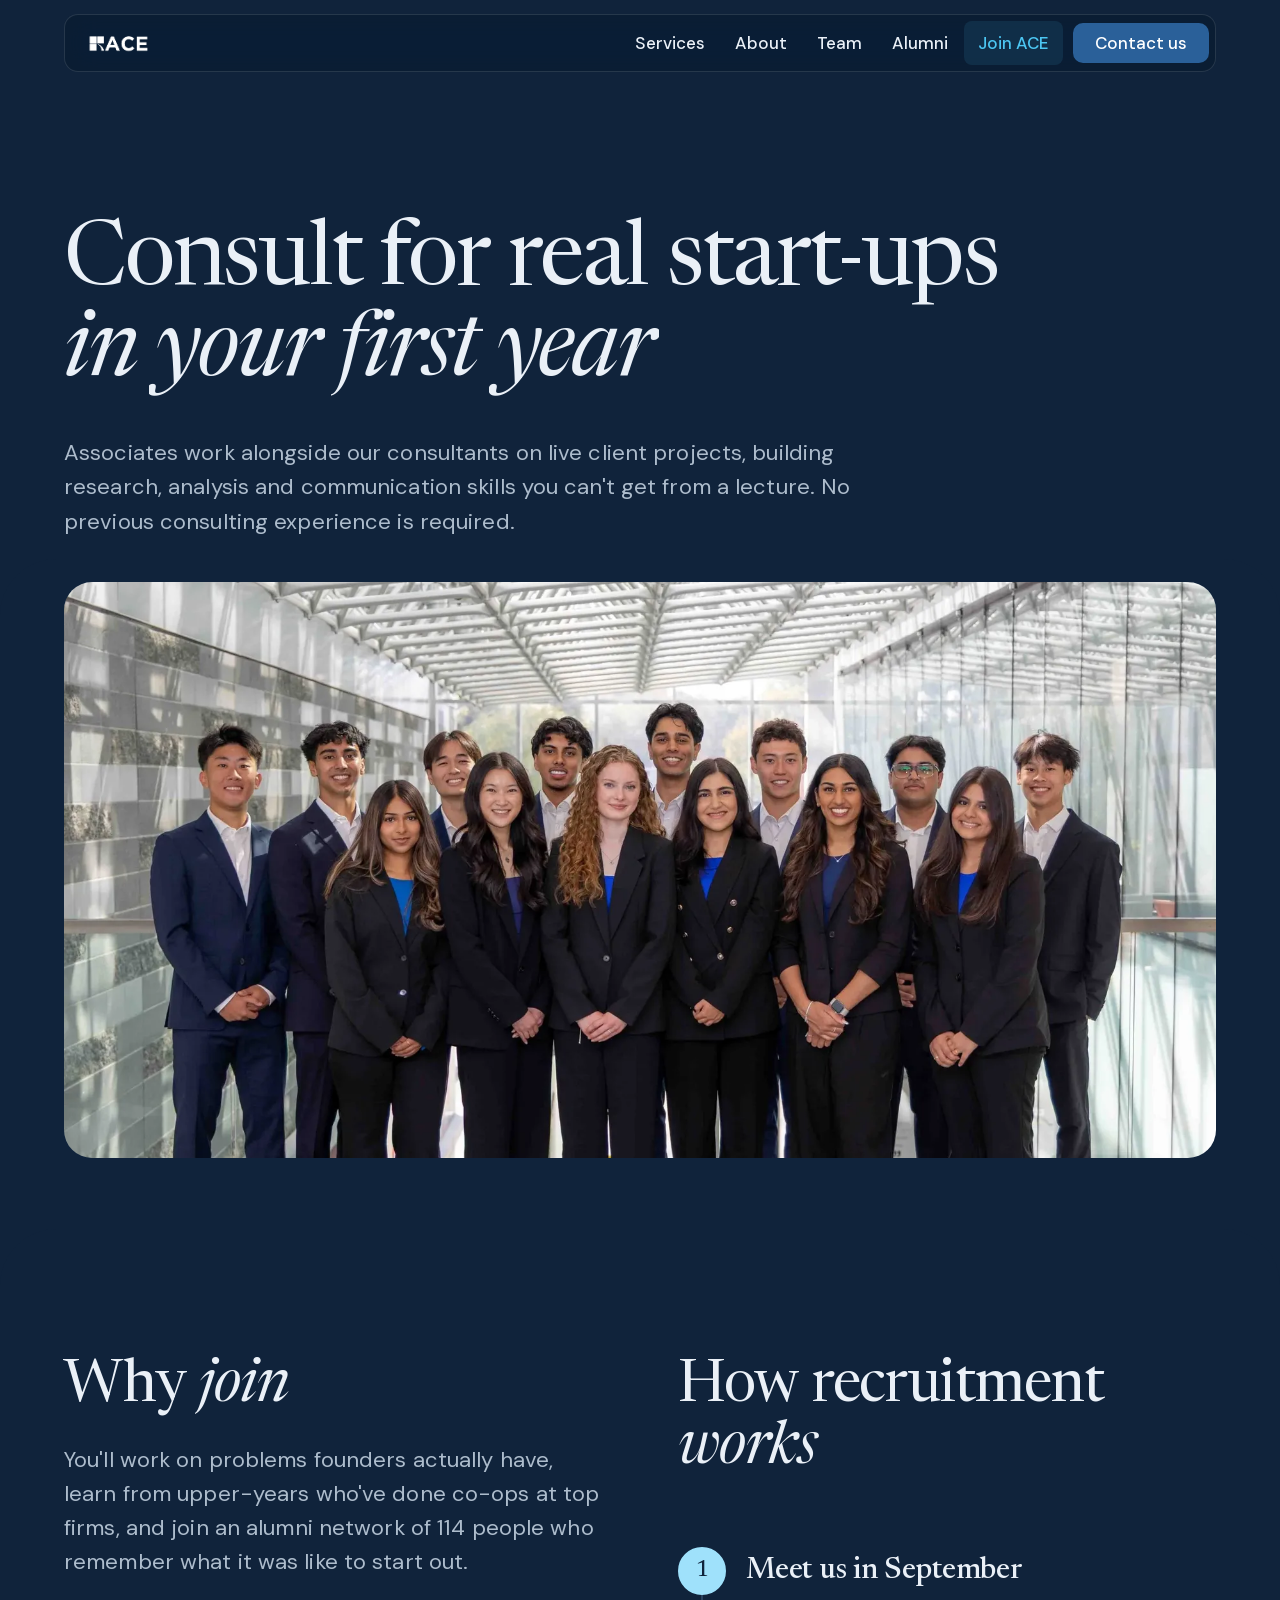
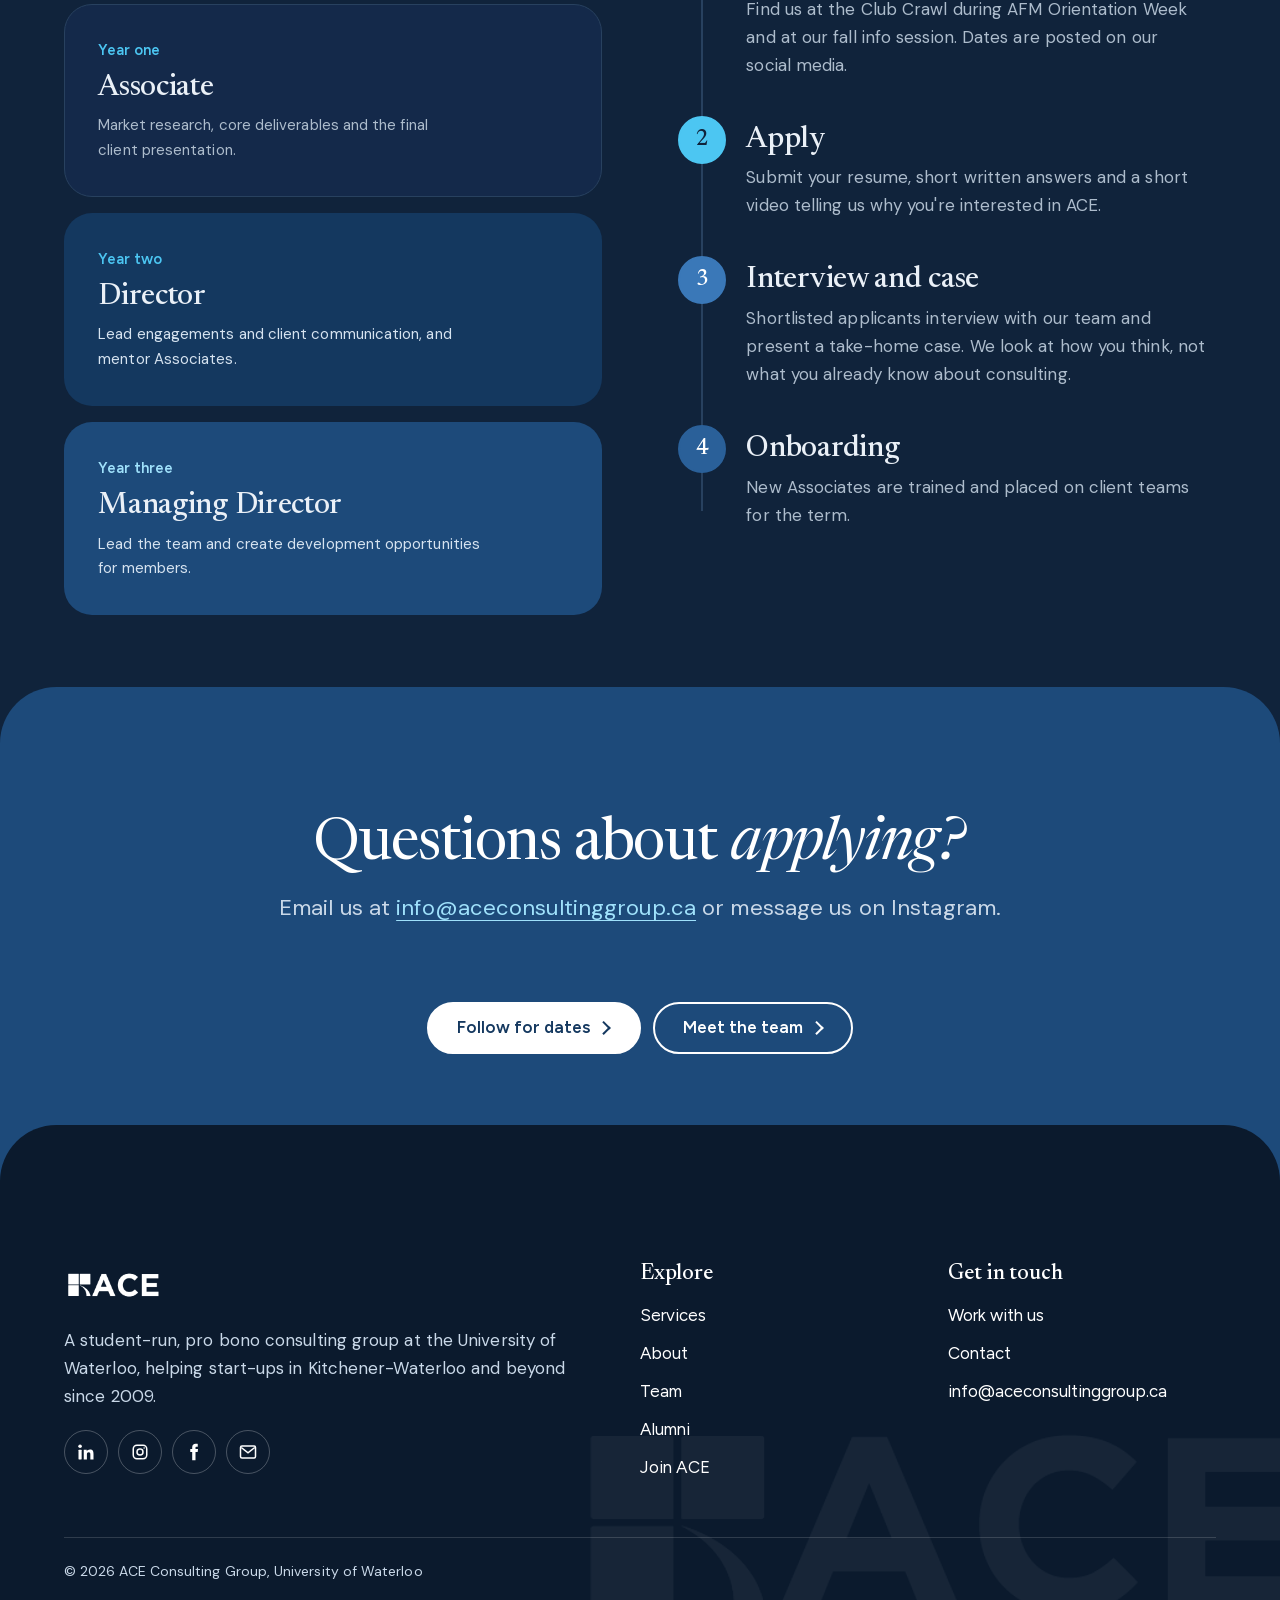
<file: join.html>
<!DOCTYPE html>
<html lang="en">
<head>
<meta charset="utf-8">
<meta name="viewport" content="width=device-width, initial-scale=1">
<title>Join ACE | ACE Consulting Group</title>
<meta name="description" content="How to join ACE Consulting Group as an Associate. Recruitment runs every September at the University of Waterloo.">
<script>document.documentElement.classList.add("js");setTimeout(function(){if(!window.__aceMotion)document.documentElement.classList.remove("js")},3000)</script>
<link rel="stylesheet" href="css/style.css">
<link rel="icon" type="image/png" sizes="32x32" href="img/favicon-32.png">
<link rel="icon" type="image/png" sizes="192x192" href="img/favicon-192.png">
<link rel="apple-touch-icon" href="img/apple-touch-icon.png">
</head>
<body data-page="join">
<header class="top" id="top"></header>
<main>
<section class="band intro">
  <div class="wrap">
    <h1 data-split>Consult for real start-ups <em>in your first year</em></h1>
    <p class="lead" data-reveal>Associates work alongside our consultants on live client projects, building research, analysis and communication skills you can't get from a lecture. No previous consulting experience is required.</p>
  </div>
</section>

<section class="band flush">
  <div class="wrap"><div class="photo wide-photo" data-reveal="wipe"><img src="img/team-group.webp" alt="The ACE team" width="1800" height="1200" loading="lazy"></div></div>
</section>

<section class="band">
  <div class="wrap split start">
    <div class="stack sticky">
      <h2 data-split>Why <em>join</em></h2>
      <p class="lead" data-reveal>You'll work on problems founders actually have, learn from upper-years who've done co-ops at top firms, and join an alumni network of <span data-alumni>114</span> people who remember what it was like to start out.</p>
      <div class="ladder stairs" data-stagger="up">
        <div><small>Year one</small><h3>Associate</h3><p>Market research, core deliverables and the final client presentation.</p></div>
        <div><small>Year two</small><h3>Director</h3><p>Lead engagements and client communication, and mentor Associates.</p></div>
        <div><small>Year three</small><h3>Managing Director</h3><p>Lead the team and create development opportunities for members.</p></div>
      </div>
    </div>
    <div class="stack">
      <h2 data-split>How recruitment <em>works</em></h2>
      <ol class="steps">
        <li data-lit><div><h3>Meet us in September</h3><p>Find us at the Club Crawl during AFM Orientation Week and at our fall info session. Dates are posted on our social media.</p></div></li>
        <li data-lit><div><h3>Apply</h3><p>Submit your resume, short written answers and a short video telling us why you're interested in ACE.</p></div></li>
        <li data-lit><div><h3>Interview and case</h3><p>Shortlisted applicants interview with our team and present a take-home case. We look at how you think, not what you already know about consulting.</p></div></li>
        <li data-lit><div><h3>Onboarding</h3><p>New Associates are trained and placed on client teams for the term.</p></div></li>
      </ol>
    </div>
  </div>
</section>

<section class="band navyband">
  <div class="wrap split cta">
    <div class="stack-sm"><h2 data-split>Questions about <em>applying?</em></h2><p class="lead" data-reveal>Email us at <a data-email href="#">info@aceconsultinggroup.ca</a> or message us on Instagram.</p></div>
    <div class="btns"><a class="btn" href="https://www.instagram.com/aceconsultinggroup/">Follow for dates</a><a class="btn ghost" href="team.html">Meet the team</a></div>
  </div>
</section>
</main>
<footer class="foot" id="foot"></footer>
<script src="js/content.js"></script>
<script src="js/site.js"></script>
<script src="js/home.js"></script>
</body>
</html>
</file>
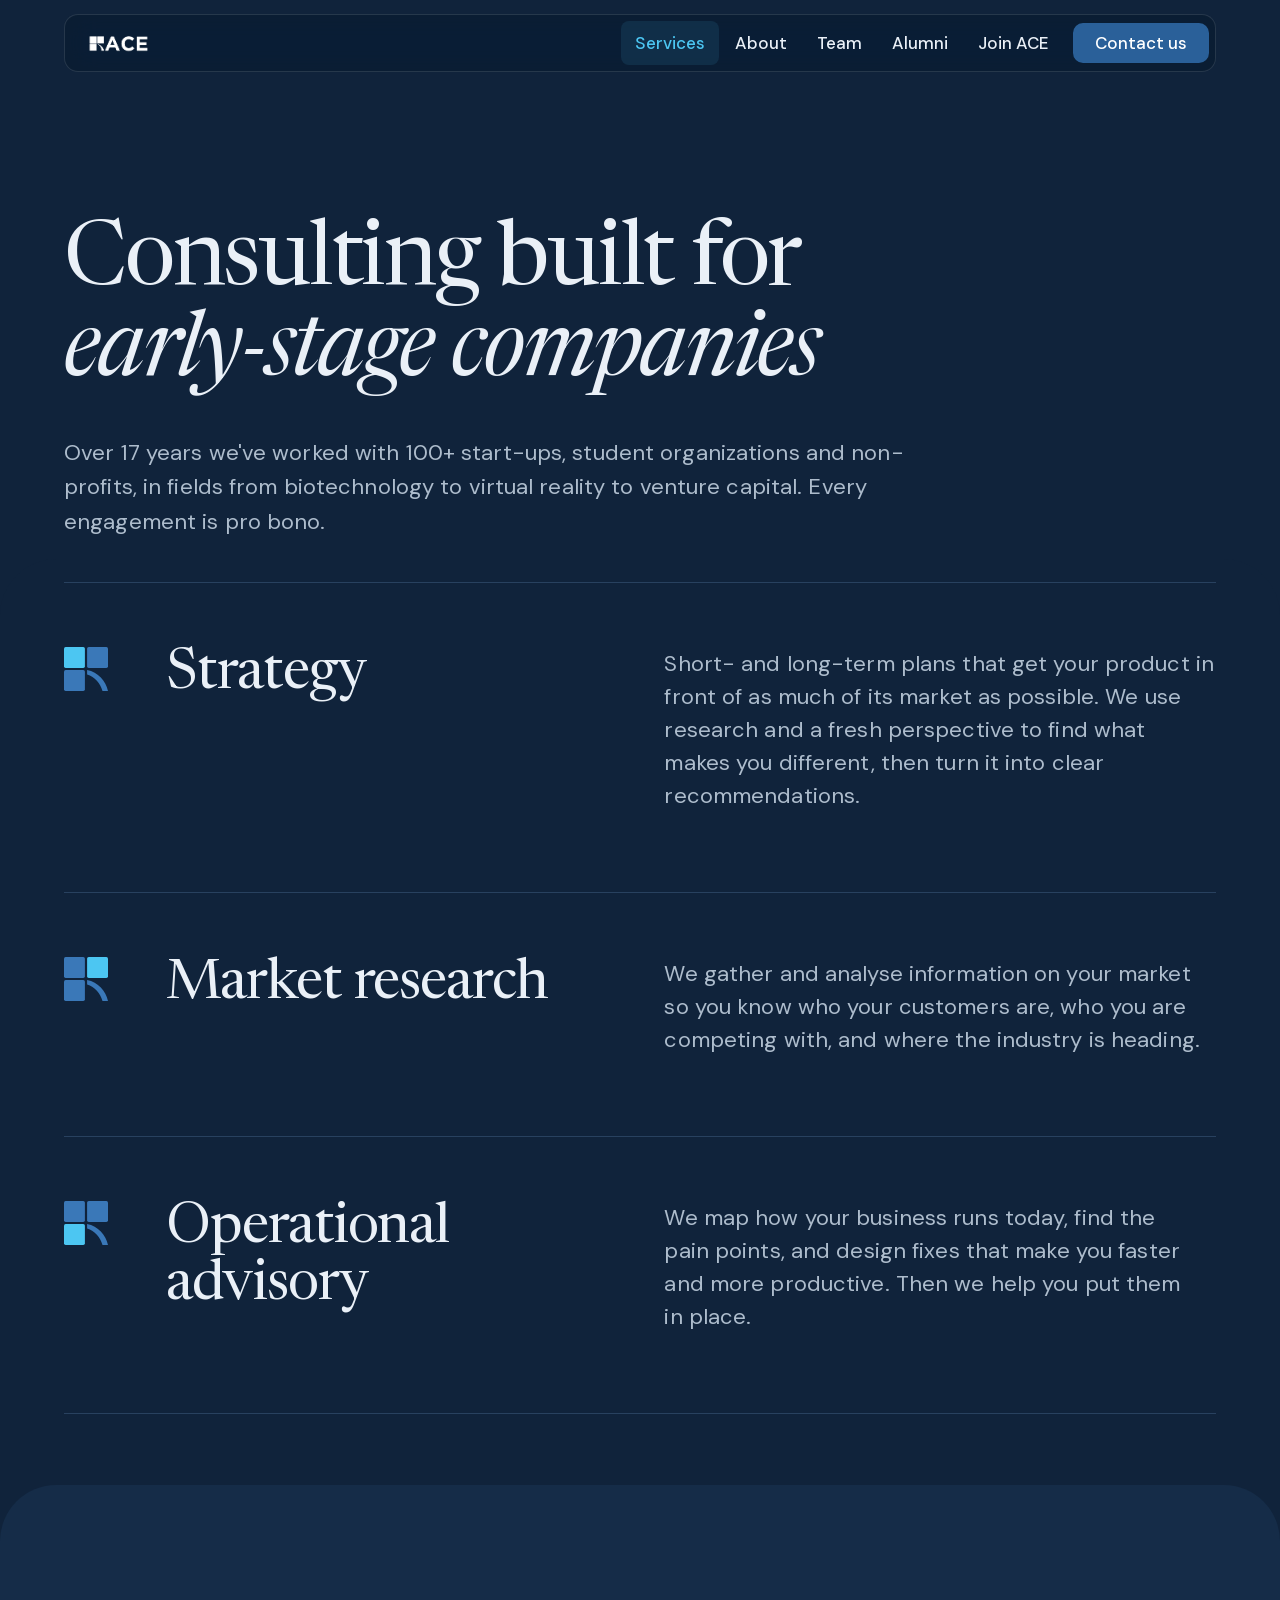
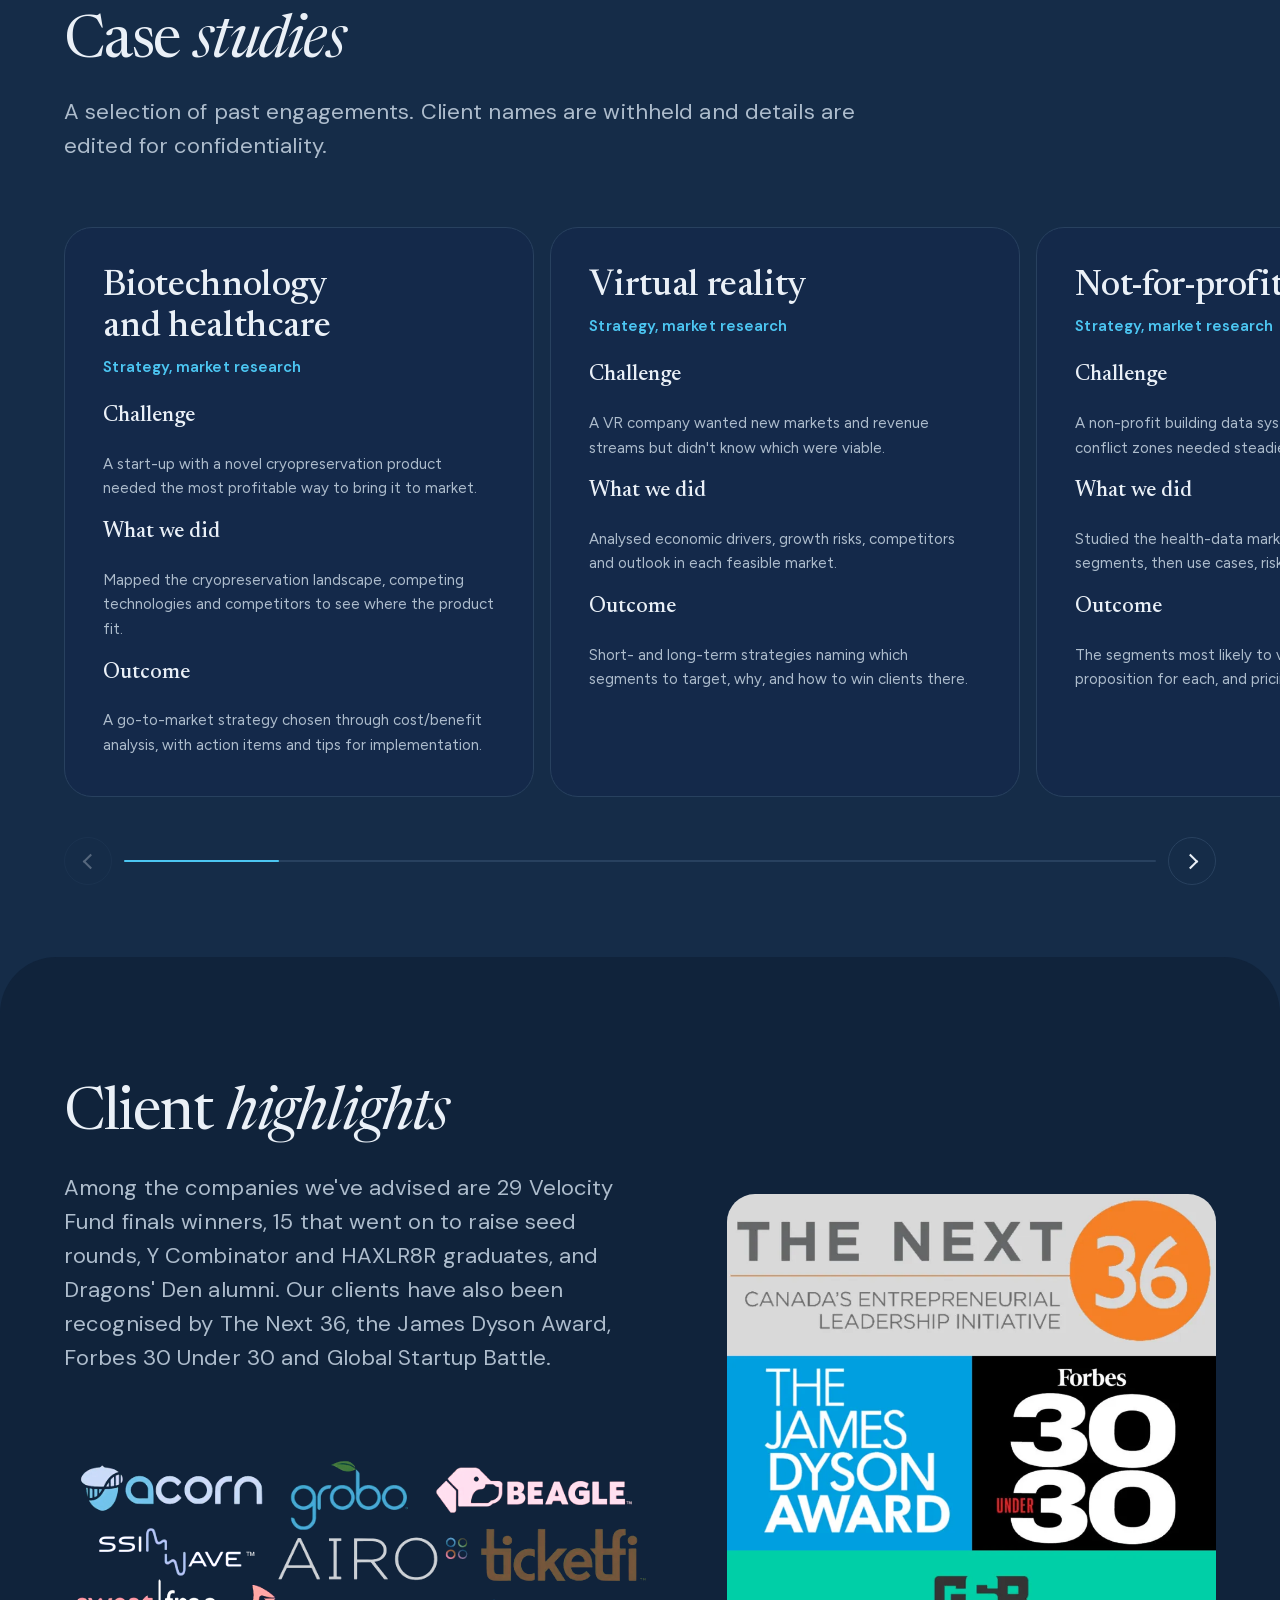
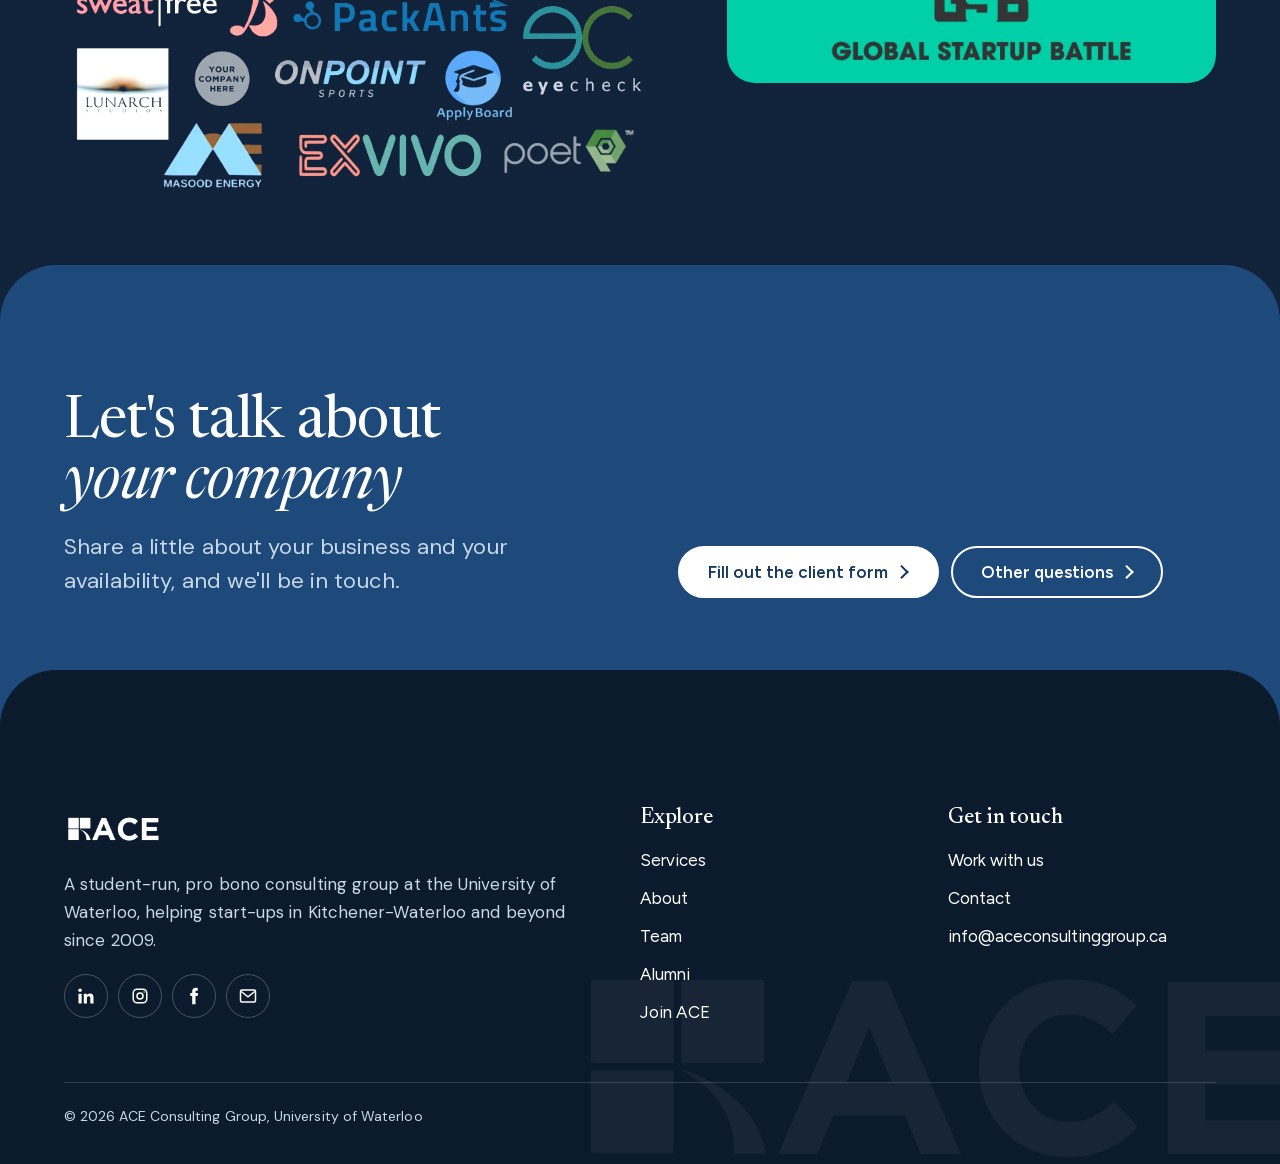
<file: services.html>
<!DOCTYPE html>
<html lang="en">
<head>
<meta charset="utf-8">
<meta name="viewport" content="width=device-width, initial-scale=1">
<title>Services | ACE Consulting Group</title>
<meta name="description" content="Strategy, market research and operational advisory for start-ups, with case studies from past ACE engagements.">
<script>document.documentElement.classList.add("js");setTimeout(function(){if(!window.__aceMotion)document.documentElement.classList.remove("js")},3000)</script>
<link rel="stylesheet" href="css/style.css">
<link rel="icon" type="image/png" sizes="32x32" href="img/favicon-32.png">
<link rel="icon" type="image/png" sizes="192x192" href="img/favicon-192.png">
<link rel="apple-touch-icon" href="img/apple-touch-icon.png">
</head>
<body data-page="services">
<header class="top" id="top"></header>
<main>
<section class="band intro">
  <div class="wrap">
    <div class="stack-sm"><h1 data-split>Consulting built for <em>early-stage companies</em></h1></div>
    <p class="lead" data-reveal>Over <span data-years>17</span> years we've worked with <span data-clients>100+</span> start-ups, student organizations and non-profits, in fields from biotechnology to virtual reality to venture capital. Every engagement is pro bono.</p>
  </div>
</section>

<section class="band flush">
  <div class="wrap"><div class="svc" id="services"></div></div>
</section>

<section class="band tint" id="cases">
  <div class="wrap">
    <div class="head"><h2 data-split>Case <em>studies</em></h2><p class="lead" data-reveal>A selection of past engagements. Client names are withheld and details are edited for confidentiality.</p></div>
    <div class="cases" id="caseList" data-carousel></div>
  </div>
</section>

<section class="band">
  <div class="wrap split highlights">
    <div class="stack">
      <h2 data-split>Client <em>highlights</em></h2>
      <p class="lead" data-reveal>Among the companies we've advised are 29 Velocity Fund finals winners, 15 that went on to raise seed rounds, Y Combinator and HAXLR8R graduates, and Dragons' Den alumni. Our clients have also been recognised by The Next 36, the James Dyson Award, Forbes 30 Under 30 and Global Startup Battle.</p>
    </div>
    <div class="logos"><img data-reveal="wipe" src="img/clients.webp" alt="Logos of past ACE clients" width="1500" height="872" loading="lazy"></div>
    <div class="photo" data-reveal="wipe"><img src="img/awards.webp" alt="Awards won by ACE clients: The Next 36, James Dyson Award, Forbes 30 Under 30, Global Startup Battle" width="900" height="900" loading="lazy"></div>
  </div>
</section>

<section class="band navyband">
  <div class="wrap split cta">
    <div class="stack-sm"><h2 data-split>Let's talk about <em>your company</em></h2><p class="lead" data-reveal>Share a little about your business and your availability, and we'll be in touch.</p></div>
    <div class="btns"><a class="btn" data-clientform href="#">Fill out the client form</a><a class="btn ghost" href="contact.html">Other questions</a></div>
  </div>
</section>
</main>
<footer class="foot" id="foot"></footer>
<script src="js/content.js"></script>
<script src="js/site.js"></script>
<script src="js/home.js"></script>
</body>
</html>
</file>
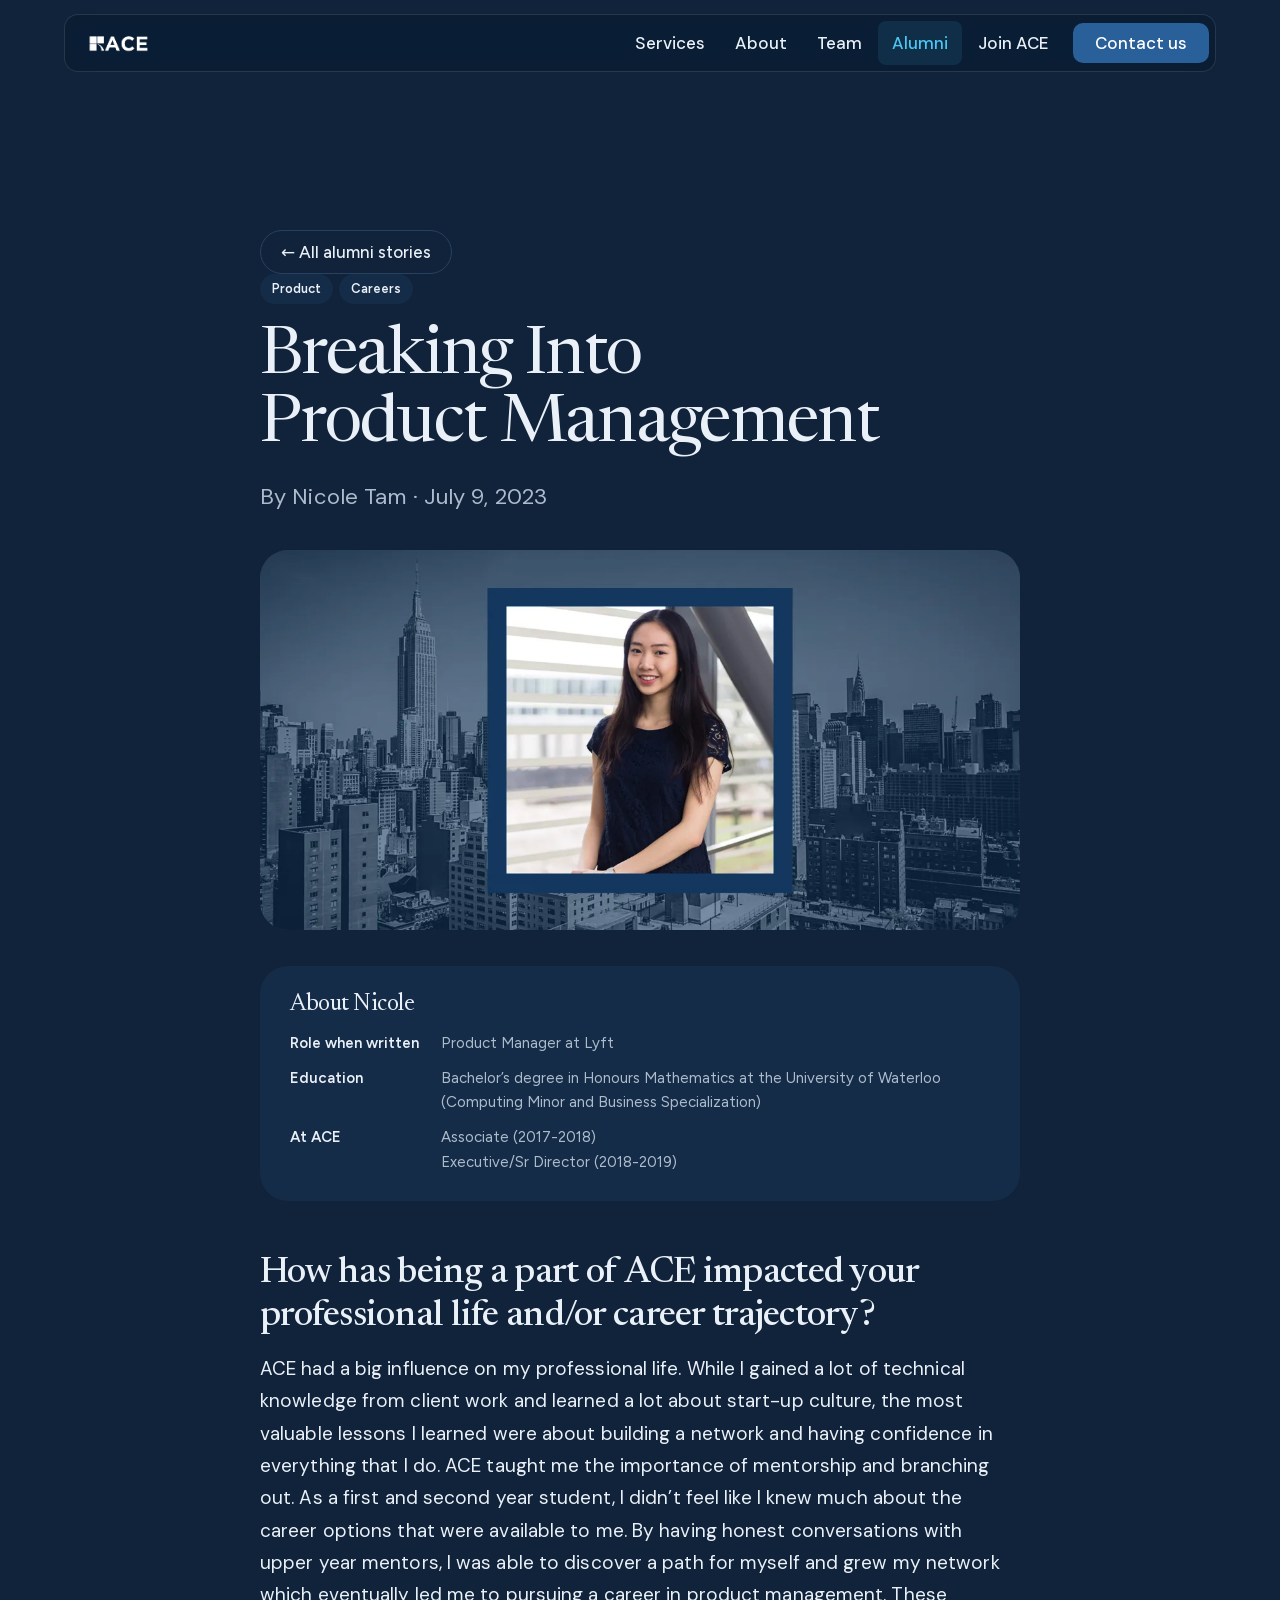
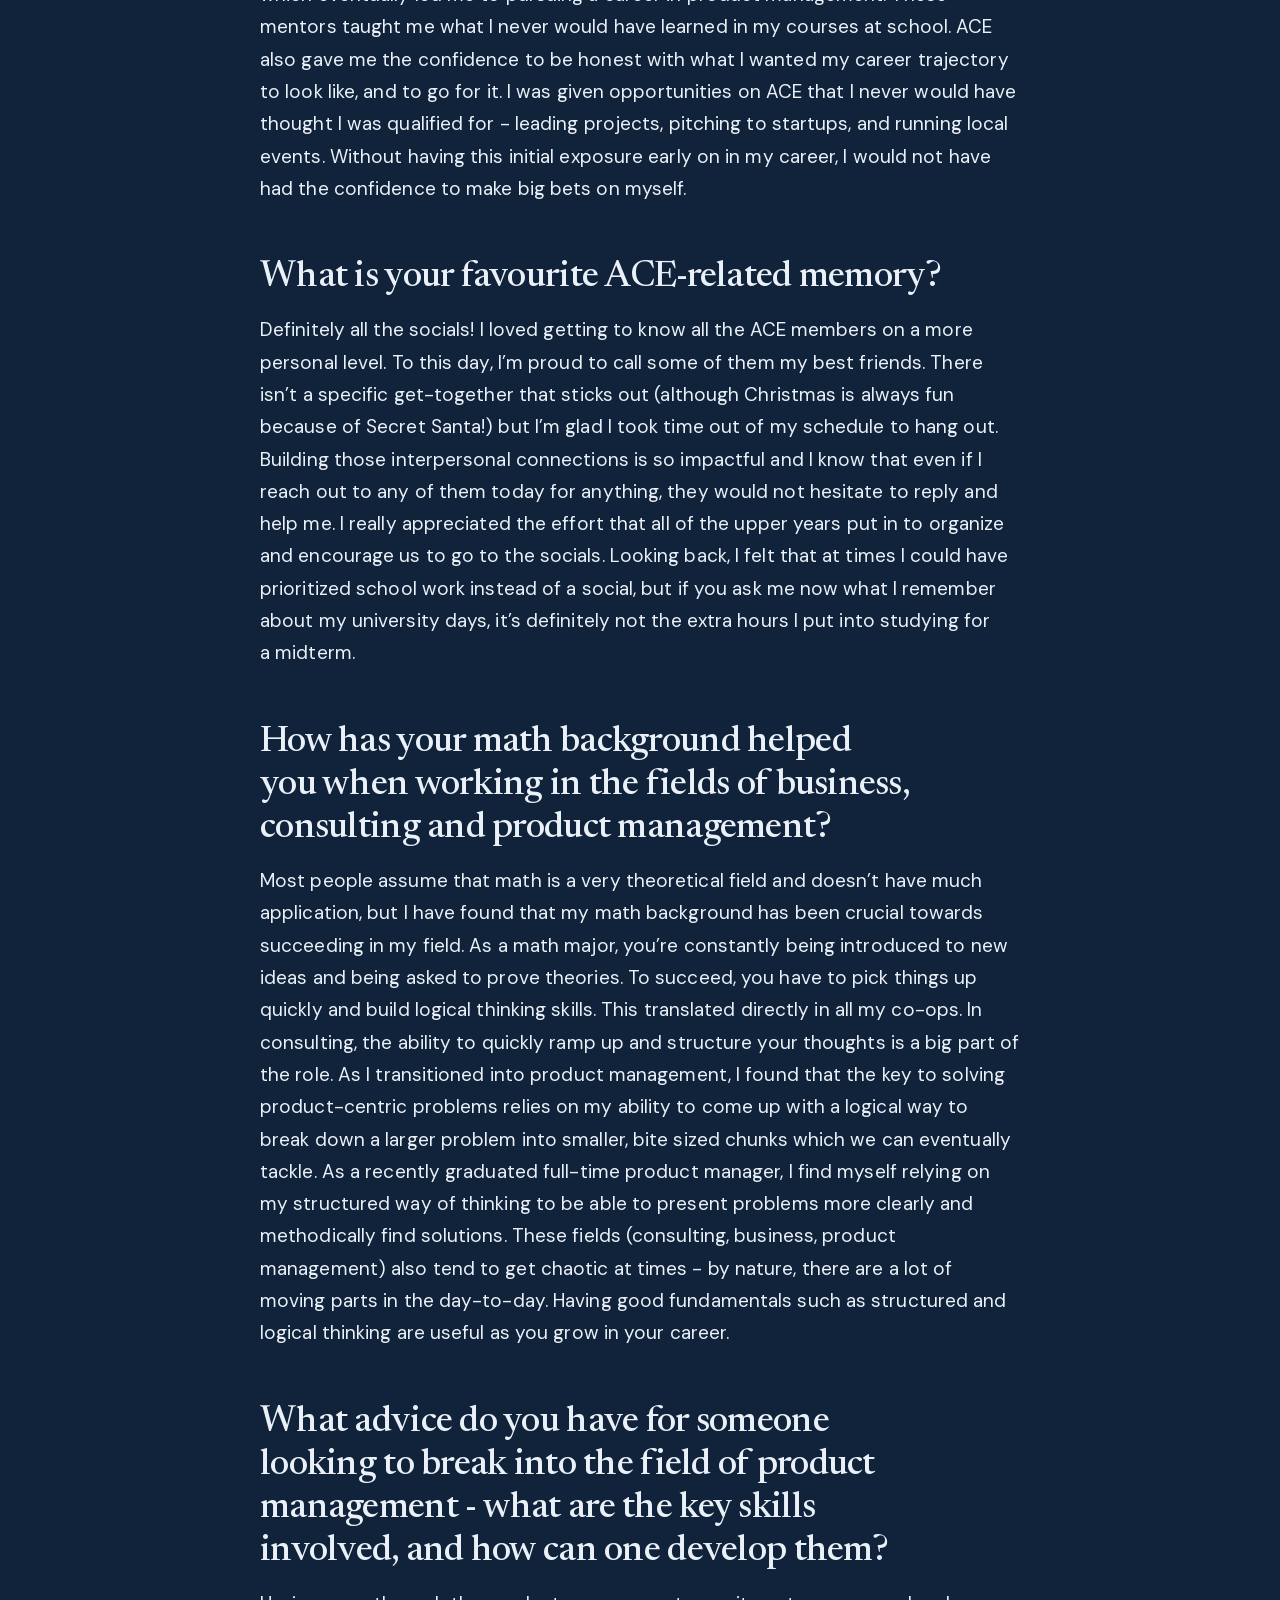
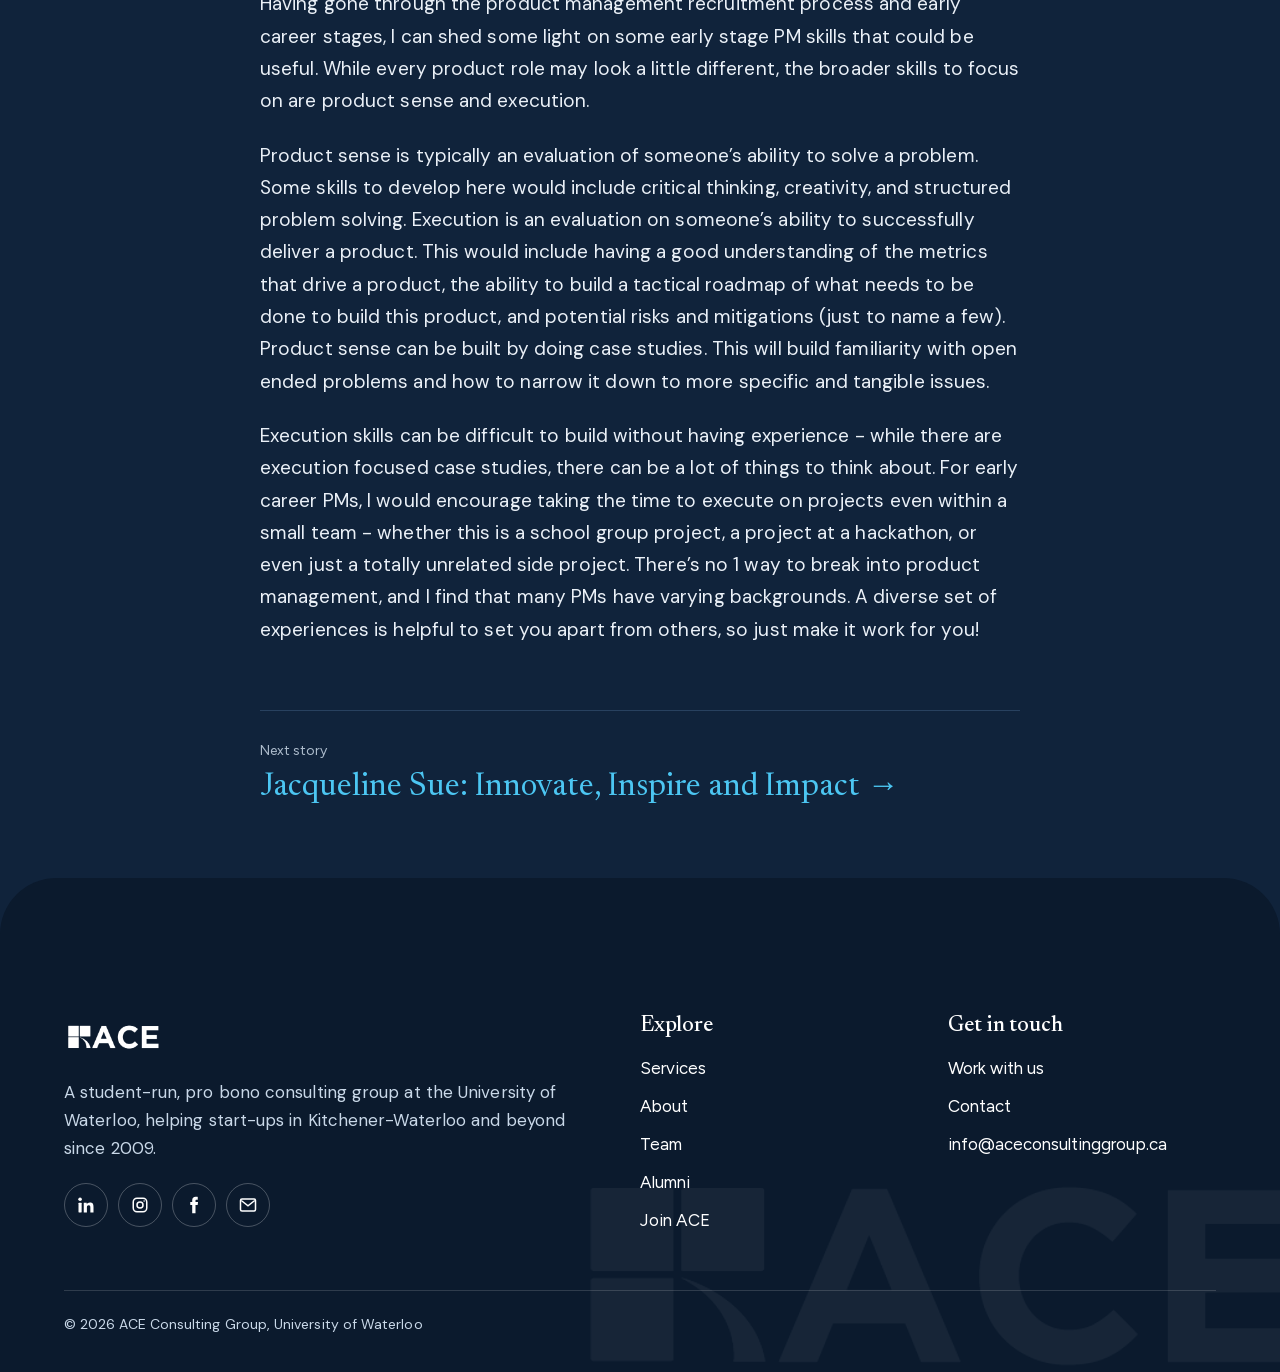
<file: story.html>
<!DOCTYPE html>
<html lang="en">
<head>
<meta charset="utf-8">
<meta name="viewport" content="width=device-width, initial-scale=1">
<title>Alumni Story | ACE Consulting Group</title>
<meta name="description" content="An alumni story from ACE Consulting Group.">
<script>document.documentElement.classList.add("js");setTimeout(function(){if(!window.__aceMotion)document.documentElement.classList.remove("js")},3000)</script>
<link rel="stylesheet" href="css/style.css">
<link rel="icon" type="image/png" sizes="32x32" href="img/favicon-32.png">
<link rel="icon" type="image/png" sizes="192x192" href="img/favicon-192.png">
<link rel="apple-touch-icon" href="img/apple-touch-icon.png">
</head>
<body data-page="alumni">
<header class="top" id="top"></header>
<main>
<section class="band"><article class="article" id="article"></article></section>
</main>
<footer class="foot" id="foot"></footer>
<script src="js/content.js"></script>
<script src="js/site.js"></script>
<script src="js/home.js"></script>
</body>
</html>
</file>
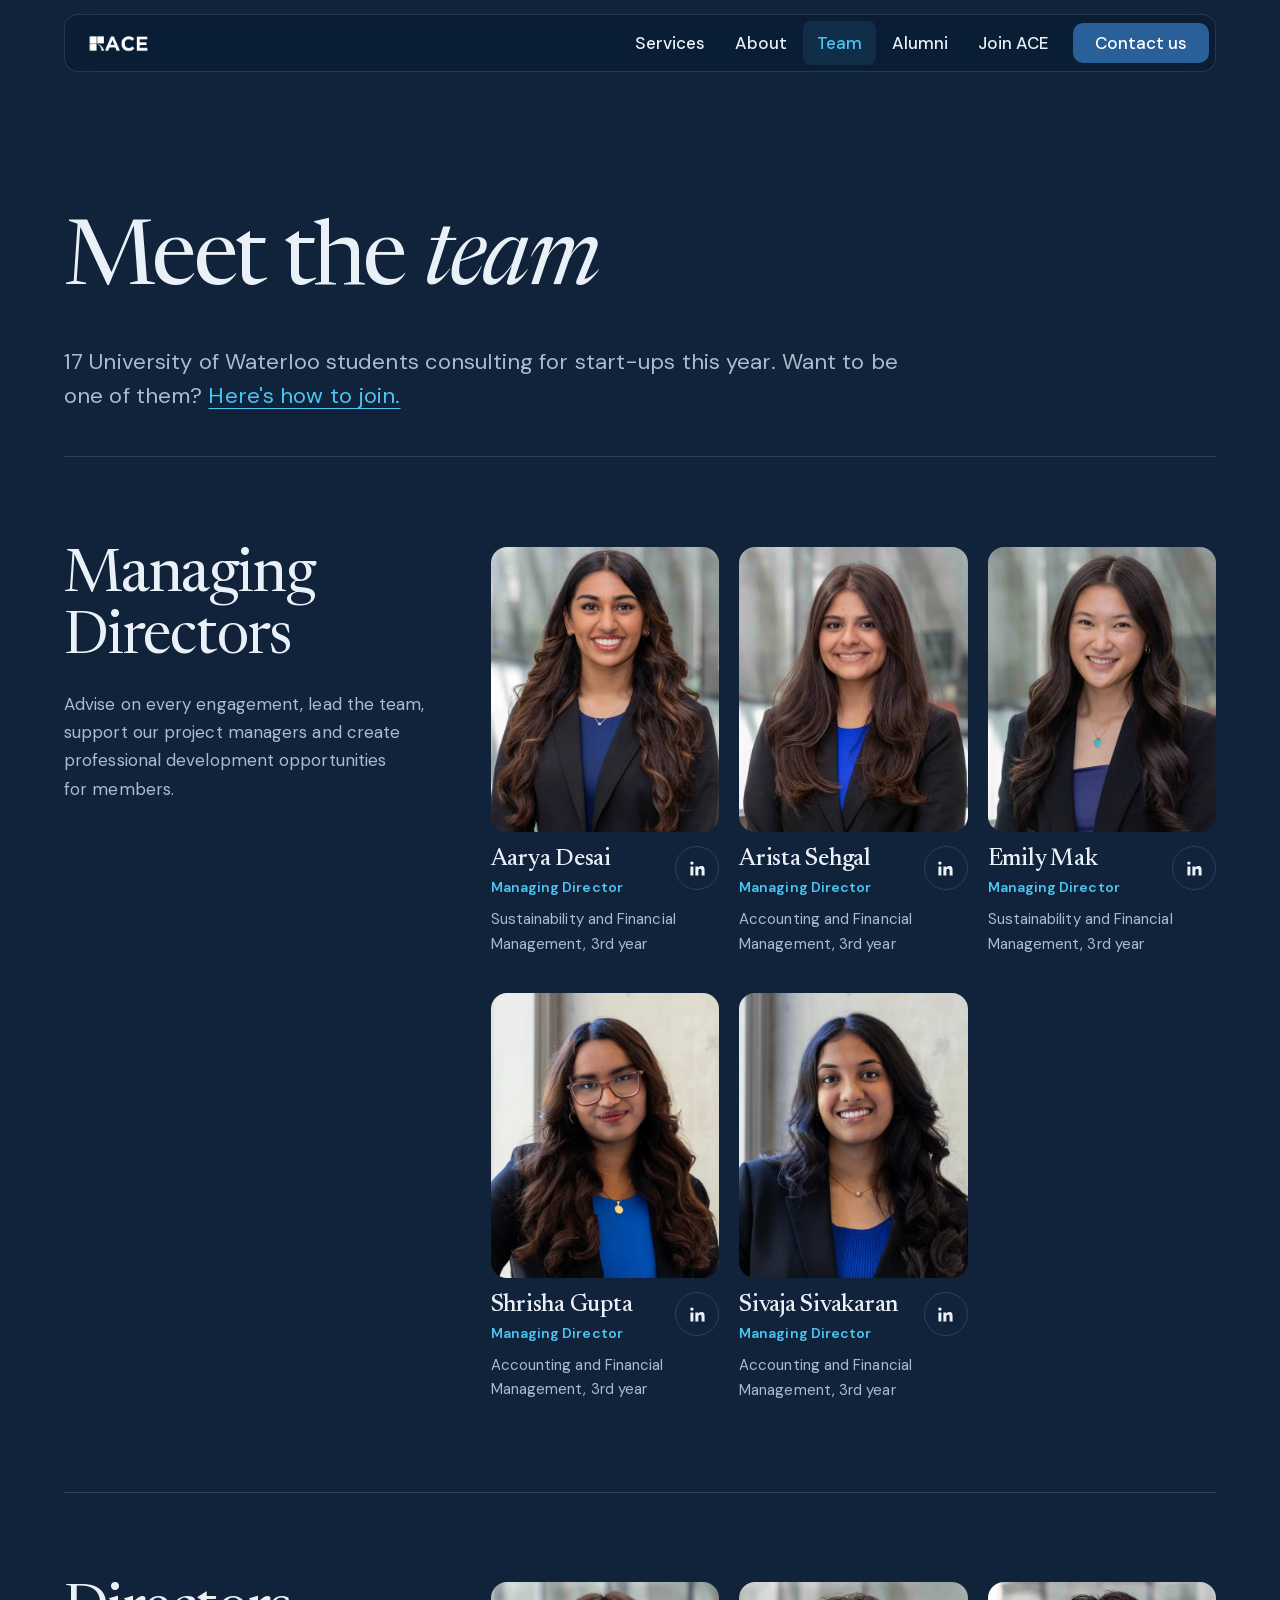
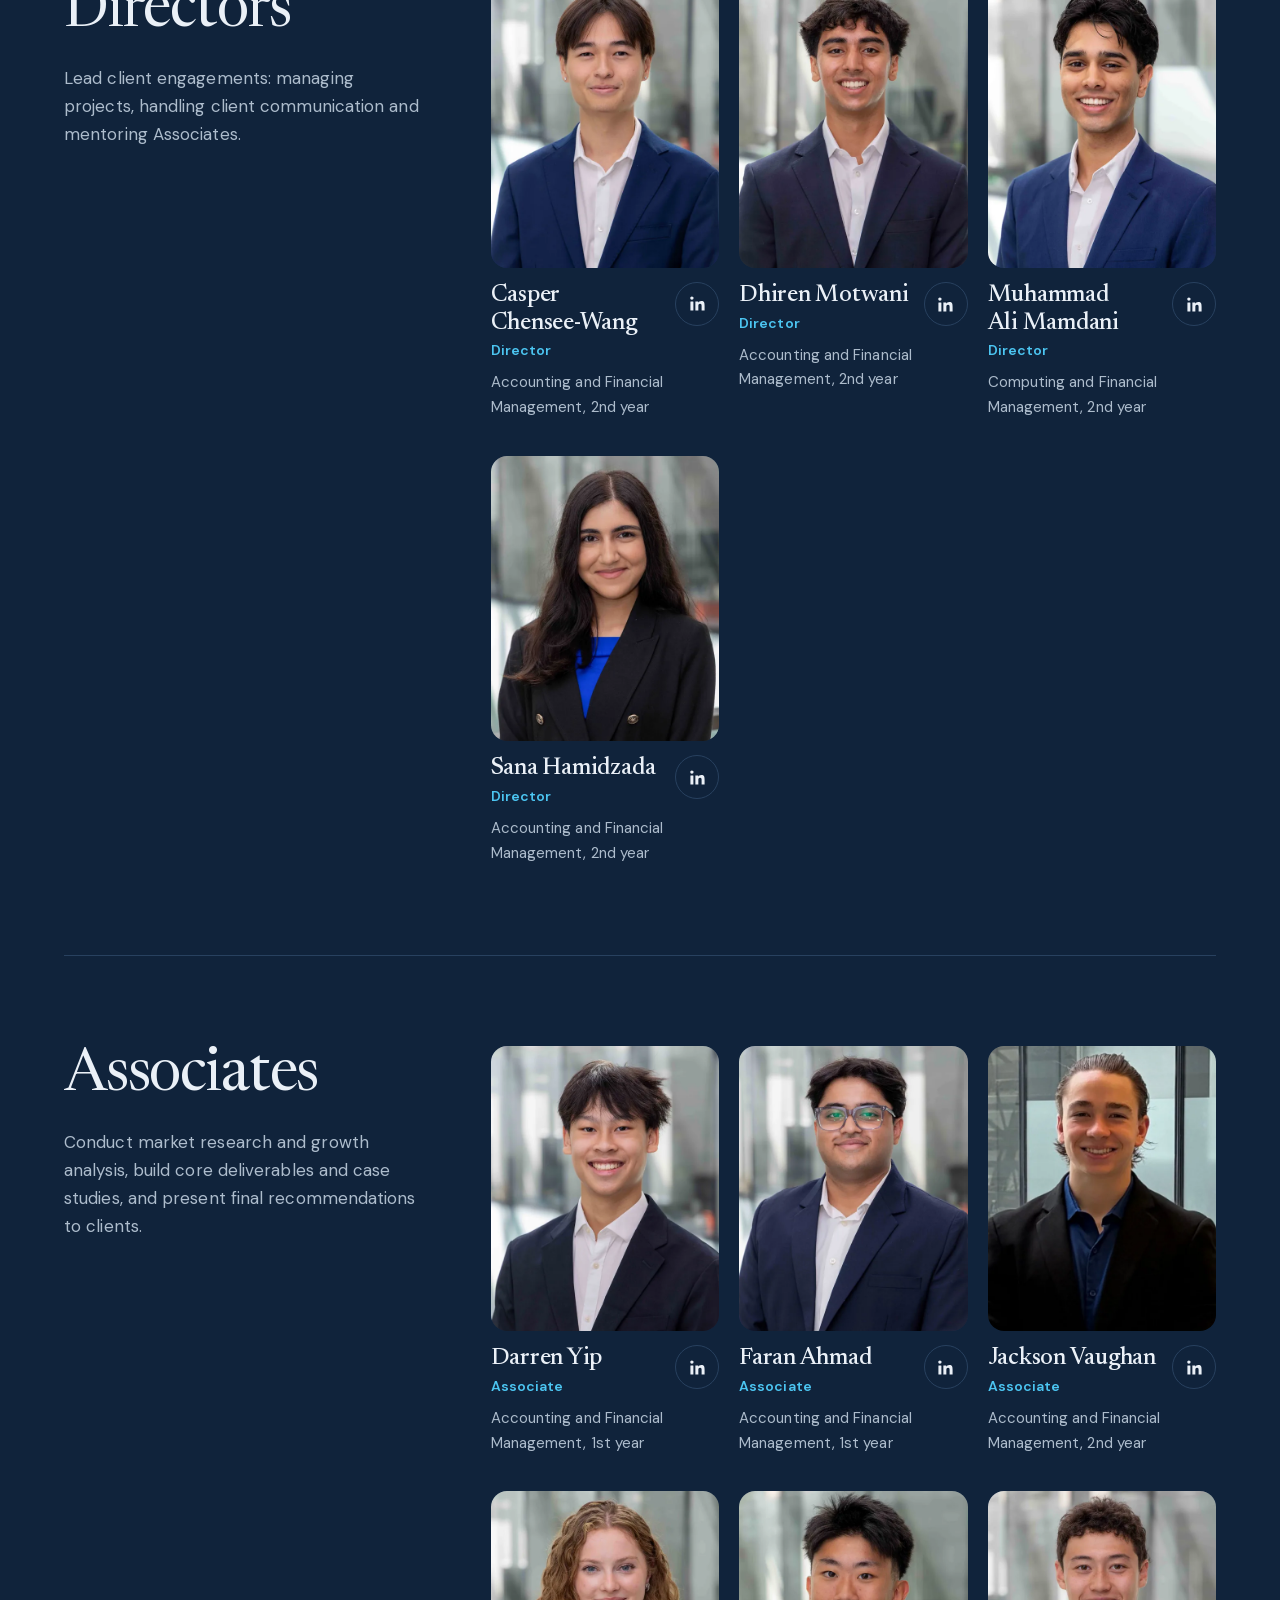
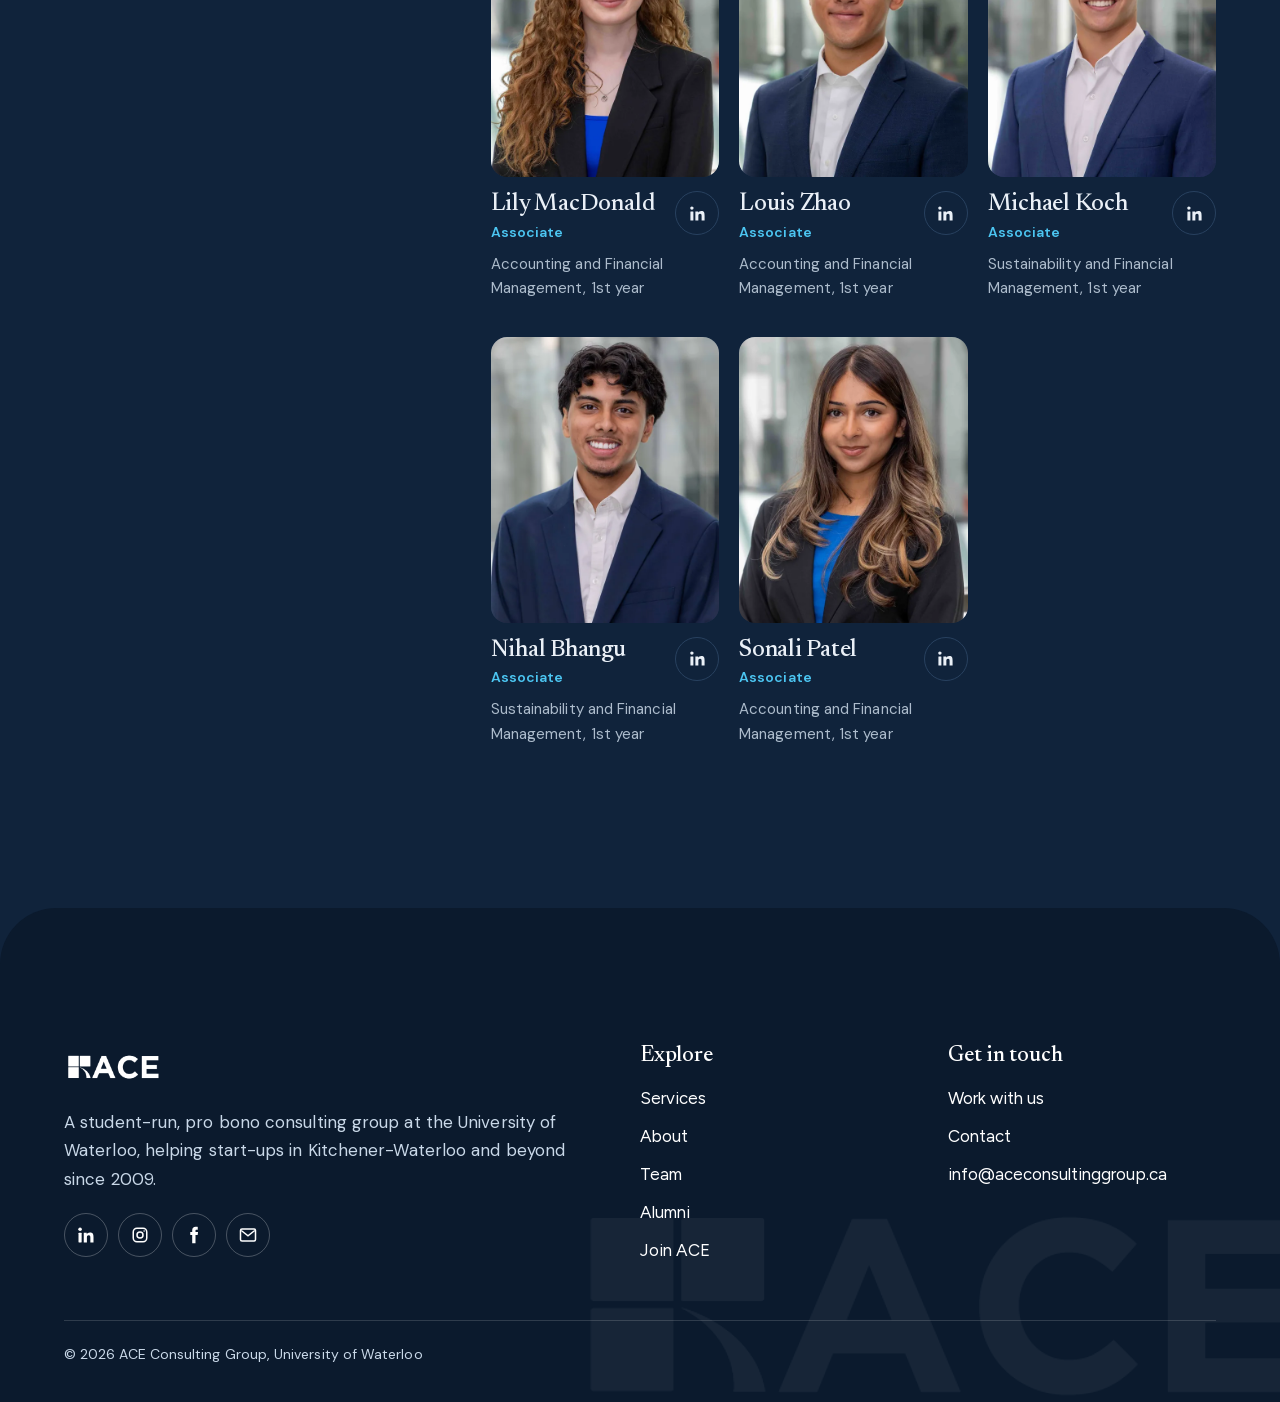
<file: team.html>
<!DOCTYPE html>
<html lang="en">
<head>
<meta charset="utf-8">
<meta name="viewport" content="width=device-width, initial-scale=1">
<title>Our Team | ACE Consulting Group</title>
<meta name="description" content="Meet the Managing Directors, Directors and Associates of ACE Consulting Group.">
<script>document.documentElement.classList.add("js");setTimeout(function(){if(!window.__aceMotion)document.documentElement.classList.remove("js")},3000)</script>
<link rel="stylesheet" href="css/style.css">
<link rel="icon" type="image/png" sizes="32x32" href="img/favicon-32.png">
<link rel="icon" type="image/png" sizes="192x192" href="img/favicon-192.png">
<link rel="apple-touch-icon" href="img/apple-touch-icon.png">
</head>
<body data-page="team">
<header class="top" id="top"></header>
<main>
<section class="band intro">
  <div class="wrap">
    <h1 data-split>Meet the <em>team</em></h1>
    <p class="lead" data-reveal><span data-teamcount>17</span> University of Waterloo students consulting for start-ups this year. Want to be one of them? <a href="join.html">Here's how to join.</a></p>
  </div>
</section>
<section class="band flush">
  <div class="wrap" id="team"></div>
</section>
</main>
<footer class="foot" id="foot"></footer>
<script src="js/content.js"></script>
<script src="js/site.js"></script>
<script src="js/home.js"></script>
</body>
</html>
</file>
<file: css/style.css>
/* ACE CONSULTING GROUP
   READ     calm and simple, like Wealthsimple: one idea per screen, very large type, soft shapes, space
   COLOUR   unchanged: ACE navy ground, brighter navy bands, one cyan accent. Dark only, on purpose
   TYPE     Newsreader for headlines with one italic phrase each (real italic file), Figtree for text. Both OFL, self-hosted
   SHAPE    one rule: buttons, tags, chips and nav are pills; panels and photos 28px; things inside panels 16px;
            page sections are panels with big rounded tops (--r-xl) that slide up over the one above
   MOTION   the scroll choreography follows the reference site's moves (measured, not guessed): pinned sequences where one photo card
            grows, carries the stats, shrinks to a portrait and steps through the services; alumni story cards that fly up and settle;
            rows that brighten at the middle of the screen; portraits that tilt in; a drawn arc (the logo's own curve); 7% parallax.
            Native CSS scroll timelines plus sticky, no libraries. Pinned parts switch on only where they work (see SCROLL STAGES);
            everything is behind prefers-reduced-motion and .js
   ORDER    1 type, 2 colour, 3 the frame (layout), 4 states, 5 components, 6 motion */

@font-face{font-family:'Figtree';font-weight:400 700;font-style:normal;font-display:swap;src:url(../fonts/figtree-var.woff2) format('woff2')}
@font-face{font-family:'DM Sans';font-weight:400 700;font-style:normal;font-display:swap;src:url(../fonts/dm-sans-var.woff2) format('woff2')}
@font-face{font-family:'Newsreader';font-weight:400 600;font-style:normal;font-display:swap;src:url(../fonts/newsreader-var.woff2) format('woff2')}
@font-face{font-family:'Newsreader';font-weight:400 600;font-style:italic;font-display:swap;src:url(../fonts/newsreader-italic.woff2) format('woff2')}

/* ===== 1. TYPE ===== */
:root{
--serif:Newsreader,Georgia,"Times New Roman",serif;
--text:'DM Sans',system-ui,-apple-system,'Segoe UI',sans-serif;   /* explanation text. Wealthsimple uses 'The Future' 400 (paid); DM Sans is the closest free match */
--sans:Figtree,system-ui,-apple-system,"Segoe UI",sans-serif;
--t-small:15px;
--t-body:17px;
--t-lead:clamp(18px,1.2vw + 9px,22px);
--t-h3:clamp(22px,1.4vw + 13px,30px);
--t-h2:clamp(34px,4.6vw,64px);
--t-h1:clamp(42px,7vw,96px)}
html{-webkit-text-size-adjust:100%;text-rendering:optimizeLegibility}
body{margin:0;font:400 var(--t-body)/1.65 var(--sans)}
h1,h2,h3{font-family:var(--serif);font-weight:400;margin:0;text-wrap:balance}
h1 em,h2 em,h3 em{font-style:italic;font-weight:inherit;padding-right:.04em}   /* one italic phrase per headline: the real Newsreader italic is loaded, never a faked slant */
h1{font-size:var(--t-h1);line-height:1.02;letter-spacing:-.025em}
h2{font-size:var(--t-h2);line-height:1.05;letter-spacing:-.02em}
h3{font-size:var(--t-h3);line-height:1.15;letter-spacing:-.01em;font-weight:500}
p{margin:0;text-wrap:pretty;font-family:var(--text);font-weight:400;letter-spacing:.005em}   /* explanation text only: titles stay Newsreader, captions and small labels stay Figtree */
.lead{font-family:var(--text);font-weight:400;letter-spacing:.005em;font-size:var(--t-lead);line-height:1.55;max-width:56ch}
.num,.stats b,.fig-tile b,.time b,.email{font-family:var(--serif);font-variant-numeric:lining-nums tabular-nums}

/* ===== 2. COLOUR ===== */
:root{color-scheme:dark;
--bg:#10233b;
--ink:#eaf0f7;
--muted:#adbccc;
--navy:#14385f;
--band:#1d4a7a;
--navy-2:#2a6099;
--cyan:#4cc6f2;
--tint:#152c48;
--line:#28415f;
--card:#14294a;
--deep:#0b1a2d;
--soft:#c9d8e8;
--sky:#9fe1fb}
html{background:var(--bg);scrollbar-color:var(--navy-2) var(--bg);accent-color:var(--cyan);caret-color:var(--cyan)}
body{background:var(--bg);color:var(--ink)}
::selection{background:var(--cyan);color:var(--bg)}
a{color:var(--cyan);text-underline-offset:.22em;text-decoration-thickness:1px}
.lead{color:var(--muted)}
.tint{background:var(--tint)}
.navyband{background:var(--band);color:#fff}
.navyband a{color:var(--sky)}
.navyband .lead{color:var(--soft)}

/* ===== 3. THE FRAME ===== */
:root{--gutter:max(5vw,16px);--max:1240px;--r-xl:clamp(32px,4.4vw,64px);--r-lg:28px;--r-md:16px;--pill:999px;--ease:cubic-bezier(.16,1,.3,1)}
*,::before,::after{box-sizing:border-box}
*{min-width:0}
html{scroll-padding-top:104px;scroll-behavior:smooth}
body{overflow-x:clip}
main{min-height:100dvh}
.svc:empty,#team:empty{min-height:85vh}   /* services rows and team are built by site.js: hold their place so the sections below do not jump */   /* JS-built pages: keeps the footer below the fold until content arrives, so nothing jumps */
img{max-width:100%;height:auto;display:block}
.wrap{max-width:var(--max);margin:0 auto}
.band{padding-block:clamp(72px,10vw,150px);padding-inline:var(--gutter)}
.band.flush{padding-block:0 clamp(72px,10vw,150px)}
.intro{padding-top:clamp(140px,17vw,230px);padding-bottom:clamp(40px,6vw,88px)}
.intro .wrap>*+*{margin-top:clamp(20px,3vw,36px)}
.intro h1{max-width:14em}
.intro.solo{padding-bottom:calc(var(--r-xl) + 12px)}
/* panels: each section after the first has rounded top corners and overlaps the one above it, so it slides up over it as you scroll */
:where(main>section:not(.hero)){background:var(--bg)}
main>section+section{position:relative;z-index:1;border-radius:var(--r-xl) var(--r-xl) 0 0;margin-top:calc(var(--r-xl)*-1)}
.band.flush{padding-top:calc(var(--r-xl) * .4)}
.stack-sm>*+*{margin-top:14px}
.stack>*+*{margin-top:24px}
.more{margin-top:clamp(28px,4vw,48px)}
.head{margin-bottom:clamp(36px,5vw,72px)}
.head h2+.lead{margin-top:20px}
.head.one{margin-bottom:clamp(24px,4vw,48px)}
.btns{display:flex;flex-wrap:wrap;gap:12px}

/* header: a floating pill over the page */
.top{position:fixed;z-index:20;top:14px;left:var(--gutter);right:var(--gutter);max-width:var(--max);margin-inline:auto;border-radius:14px;
  background:rgba(11,26,45,.62);border:1px solid rgba(234,240,247,.12);-webkit-backdrop-filter:blur(16px) saturate(140%);backdrop-filter:blur(16px) saturate(140%);
  transition:background .3s,border-color .3s;view-transition-name:site-header}
.top.scrolled{background:rgba(11,26,45,.9);border-color:var(--line)}
.top .wrap{display:flex;align-items:center;gap:16px;padding:6px 6px 6px 22px;max-width:none}
.top,.top .btn,.top .menu{font-family:var(--text)}
.brand{display:block;line-height:0}
.brand img{height:28px;width:auto}
.lg-n{display:none}
.nav{display:flex;gap:2px;margin-left:auto;align-items:center}
.nav a{color:var(--ink);text-decoration:none;font-weight:500;padding:8px 14px;border-radius:8px;transition:background .2s,color .2s}
.nav a:hover{background:rgba(234,240,247,.08)}
.nav a[aria-current]{color:var(--cyan);background:rgba(76,198,242,.1)}
.nav .btn{margin-left:8px;min-height:40px;padding:0 20px;color:#fff;border-radius:10px}
.menu{display:none;margin-left:auto;min-height:44px;min-width:44px;border:1px solid var(--line);border-radius:10px;background:transparent;color:var(--ink);font:500 var(--t-body)/1 var(--sans);padding:0 20px;cursor:pointer;transition:background .2s}
.menu:hover{background:rgba(234,240,247,.08)}
@media(max-width:940px){
.menu{display:block}
.nav{position:absolute;top:calc(100% + 10px);left:0;right:0;flex-direction:column;align-items:stretch;gap:2px;padding:12px;border-radius:var(--r-lg);background:rgba(11,26,45,.97);border:1px solid var(--line);
  visibility:hidden;opacity:0;transform:translateY(-8px);transition:opacity .25s,transform .35s var(--ease),visibility 0s .35s}
.nav.open{visibility:visible;opacity:1;transform:none;transition-delay:0s}
.nav a{padding:15px 18px;font-size:19px}
.nav .btn{margin:8px 0 0;justify-content:center}}

/* hero (home): photo fills the first screen, the page slides over it */
.hero{position:relative;isolation:isolate;overflow:hidden;display:flex;align-items:flex-end;min-height:min(100dvh,960px)}
.hero .bg{position:absolute;inset:0;width:100%;height:100%;object-fit:cover;object-position:50% 0;z-index:-2}
.hero::after{content:"";position:absolute;inset:0;z-index:-1;background:linear-gradient(to top,var(--bg) 0,rgba(16,35,59,.93) 26%,rgba(16,35,59,.6) 48%,rgba(16,35,59,.18) 70%,rgba(16,35,59,.5) 100%)}
.hero .copy{width:100%;max-width:calc(var(--max) + 10vw);margin:0 auto;padding:0 var(--gutter) calc(clamp(40px,7vh,72px) + var(--r-xl))}   /* + the overlap of the panel that slides up over the hero */
.hero h1{font-size:clamp(40px,5.4vw,76px);line-height:1}
.hero .lead{margin-top:20px;max-width:58ch;color:#d3deea}
.hero .btns{margin-top:28px}
.fig-tile{position:absolute;right:max(var(--gutter),calc((100% - var(--max)) / 2));bottom:calc(clamp(40px,7vh,72px) + var(--r-xl));max-width:240px;padding:22px 26px;border-radius:var(--r-lg);color:#fff;
  background:rgba(29,74,122,.55);border:1px solid rgba(255,255,255,.16);-webkit-backdrop-filter:blur(14px);backdrop-filter:blur(14px)}
.fig-tile b{display:block;font-size:clamp(48px,5vw,68px);font-weight:400;line-height:1;letter-spacing:-.03em}
.fig-tile span{display:block;margin-top:8px;font-size:var(--t-small);color:var(--soft)}
@media(min-width:900px) and (max-height:820px){.hero .bg{top:-110px;height:calc(100% + 110px)}}
@media(max-width:899px){
.hero{display:block;min-height:0}
.hero .bg{position:static;height:auto;aspect-ratio:3/2;-webkit-mask-image:linear-gradient(to bottom,var(--bg) 62%,transparent);mask-image:linear-gradient(to bottom,var(--bg) 62%,transparent)}
.hero::after{display:none}
.hero .copy{position:relative;margin-top:-28px;padding-bottom:24px}
.fig-tile{position:static;margin:0 var(--gutter) calc(44px + var(--r-xl));max-width:none}}

/* stats */
.stats{display:grid;grid-template-columns:repeat(4,minmax(0,1fr));gap:clamp(24px,4vw,64px)}
.stats>div{border-top:1px solid rgba(255,255,255,.3);padding-top:20px}
.stats b{display:block;font-size:clamp(52px,7vw,104px);font-weight:400;line-height:.95;letter-spacing:-.03em}
.stats span{display:block;margin-top:14px;color:var(--soft);font-size:var(--t-small);max-width:20ch}
@media(max-width:820px){.stats{grid-template-columns:1fr 1fr;row-gap:40px}}

/* services: big rows on the services page, a bento on the home page */
.svc{display:grid;border-top:1px solid var(--line)}
.svc article{display:grid;grid-template-columns:64px minmax(0,5fr) minmax(0,6fr);grid-template-areas:"ic h tx" ". . ln";column-gap:clamp(16px,3vw,48px);row-gap:16px;align-items:start;padding:clamp(32px,5vw,64px) 0;border-bottom:1px solid var(--line)}
.svc article>svg{grid-area:ic;width:44px;height:44px}
.svc article>h3{grid-area:h;font-size:clamp(30px,4.4vw,60px);line-height:1.02;letter-spacing:-.02em;font-weight:400;transition:color .3s,transform .5s var(--ease)}
.svc article>p{grid-area:tx;color:var(--muted);font-size:var(--t-lead);line-height:1.5;max-width:46ch}
.svc article>a{grid-area:ln;font-weight:600;text-decoration:none}
.svc article:hover>h3{color:var(--cyan);transform:translateX(10px)}
@media(max-width:820px){.svc article{grid-template-columns:48px minmax(0,1fr);grid-template-areas:"ic h" ". tx" ". ln"}}
[data-page=home] .svc{border-top:0;grid-template-columns:minmax(0,1.3fr) minmax(0,1fr);gap:16px}
[data-page=home] .svc article{display:flex;flex-direction:column;gap:14px;padding:clamp(28px,3.4vw,44px);border:1px solid var(--line);border-radius:var(--r-lg);background:var(--card)}
[data-page=home] .svc article>h3{font-size:var(--t-h3);font-weight:500;letter-spacing:-.01em}
[data-page=home] .svc article>p{font-size:var(--t-body);max-width:none}
[data-page=home] .svc article>a{margin-top:auto}
[data-page=home] .svc article:first-child>a{margin-top:0}
[data-page=home] .svc article:hover>h3{transform:none}
@media(pointer:coarse){[data-page=home] .svc article>a{display:inline-flex;align-items:center;min-height:44px}}
[data-page=home] .svc article:first-child{grid-row:1/span 2;min-height:480px;justify-content:flex-end;border-color:transparent;
  background:linear-gradient(to top,rgba(11,26,45,.98) 40%,rgba(11,26,45,.72) 72%,rgba(11,26,45,.35)),url(../img/campus.webp) center/cover no-repeat}
[data-page=home] .svc article:first-child>h3{font-size:clamp(34px,3.4vw,48px)}
[data-page=home] .svc article:nth-child(2){background:var(--band);border-color:transparent}
[data-page=home] .svc article:nth-child(2)>p{color:#d6e3f0}
[data-page=home] .svc article:nth-child(2)>a{color:var(--sky)}
@media(max-width:860px){[data-page=home] .svc{grid-template-columns:1fr}[data-page=home] .svc article:first-child{grid-row:auto;min-height:360px}}

/* clients: text and logos side by side, the quote on its own row */
.logos{margin:0;mix-blend-mode:screen}   /* blend on the figure, so it still reaches the page when the figure is moved by an animation */
.logos img{display:block;width:100%;height:auto;background:none;filter:invert(1) hue-rotate(180deg) contrast(1.25)}   /* the picture has a white background: flip its lightness and drop black out, so the logos sit straight on the page */
.clients .wrap{display:grid;grid-template-columns:minmax(0,5fr) minmax(0,7fr);gap:clamp(28px,5vw,72px);align-items:center}
.clients .quote{grid-column:1/-1;border-top:1px solid var(--line);padding-top:clamp(28px,4vw,56px)}
.qmark{width:44px;height:44px;margin-bottom:20px}
blockquote{margin:0;font-family:var(--serif);font-weight:400;font-size:clamp(24px,3vw,42px);line-height:1.2;letter-spacing:-.01em;max-width:30em;text-wrap:balance}
blockquote+p{margin-top:18px;color:var(--muted);font-weight:600}
@media(max-width:820px){.clients .wrap{grid-template-columns:1fr}}

/* split sections */
.split{display:grid;grid-template-columns:minmax(0,1fr) minmax(0,1fr);gap:clamp(32px,6vw,96px);align-items:center}
.split.wide-l{grid-template-columns:minmax(0,7fr) minmax(0,5fr)}
.split.start{align-items:start}
.highlights{grid-template-columns:minmax(0,6fr) minmax(0,5fr);grid-template-areas:"text photo" "logos photo";column-gap:clamp(32px,6vw,96px);row-gap:clamp(44px,6vw,88px);align-items:center}
.highlights>.stack{grid-area:text}
.highlights>.logos{grid-area:logos}
.highlights>.photo{grid-area:photo}
@media(max-width:820px){.highlights{grid-template-columns:1fr;grid-template-areas:"text" "logos" "photo"}.highlights>.photo{max-width:520px}}
.split.cta{align-items:end}
/* join page only: stack the CTA and centre everything in the band */
[data-page=join] .split.cta{grid-template-columns:1fr;justify-items:center;text-align:center}
[data-page=join] .split.cta .lead{margin-inline:auto}
[data-page=join] .split.cta .btns{justify-content:center}
.sticky{position:sticky;top:112px}
@media(max-width:820px){.split,.split.wide-l{grid-template-columns:1fr}.sticky{position:static}}
.photo{border-radius:var(--r-lg);overflow:hidden;background:var(--tint)}
.photo img{width:100%;height:100%;object-fit:cover}
.wide-photo{aspect-ratio:2/1}
.wide-photo img{object-position:50% 12%}
@media(max-width:600px){.wide-photo{aspect-ratio:4/3}}

/* stories: cards, carousel rail, filters */
.cards{display:grid;grid-template-columns:repeat(3,minmax(0,1fr));gap:20px}
@media(max-width:900px){.cards{grid-template-columns:repeat(2,minmax(0,1fr))}}
@media(max-width:560px){.cards{grid-template-columns:1fr}}
.story{display:flex;flex-direction:column;text-decoration:none;color:var(--ink);background:var(--card);border:1px solid var(--line);border-radius:var(--r-lg);overflow:hidden;transition:border-color .25s}
.story[hidden]{display:none}
.story .cover{aspect-ratio:2/1;background:var(--navy);position:relative;overflow:hidden}
.story .cover img{width:100%;height:100%;object-fit:cover;transition:transform .8s var(--ease)}
.story .body{padding:24px 26px 28px;display:flex;flex-direction:column;gap:12px;flex:1}
.story h3{font-size:clamp(22px,1.6vw + 10px,28px)}
.story p{color:var(--muted);font-size:var(--t-small)}
.story .meta{margin-top:auto;color:var(--muted);font-size:14px}
.tags{display:flex;flex-wrap:wrap;gap:6px}
.tag{font-size:13px;font-weight:600;padding:4px 12px;border-radius:var(--pill);background:var(--tint);color:var(--ink)}
.gen{position:absolute;inset:0;display:grid;grid-template-columns:1fr 1fr;grid-template-rows:1fr 1fr;gap:6px;padding:14px}
.gen i{background:rgba(255,255,255,.08);border-radius:3px}
.gen .who{position:absolute;left:22px;bottom:18px;right:22px;color:#fff;font:400 26px/1.05 var(--serif)}
.gen svg{position:absolute;right:10px;bottom:10px;width:46%;height:auto;opacity:.9}
.filters{display:flex;flex-wrap:wrap;gap:8px;margin-bottom:32px}
.filters button{min-height:44px;padding:0 20px;border-radius:var(--pill);border:1px solid var(--line);background:transparent;color:var(--ink);font:500 var(--t-body)/1 var(--sans);cursor:pointer;transition:background .2s,border-color .2s,color .2s}
.filters button:hover{border-color:var(--navy-2);background:rgba(42,96,153,.25)}
.filters button[aria-pressed=true]{background:var(--navy-2);border-color:var(--navy-2);color:#fff}
.rail,.cases{display:flex;gap:16px;overflow-x:auto;scroll-snap-type:x mandatory;margin-right:calc(50% - 50vw);padding:0 calc(50vw - 50%) 20px 0;scrollbar-width:none}
.rail::-webkit-scrollbar,.cases::-webkit-scrollbar{display:none}
.rail .story{flex:0 0 min(84vw,500px);scroll-snap-align:start}
.rail:focus-visible,.cases:focus-visible{outline-offset:6px}

/* case studies */
.case{flex:0 0 min(86vw,470px);scroll-snap-align:start;background:var(--card);border:1px solid var(--line);border-radius:var(--r-lg);padding:clamp(26px,3vw,40px)}
.case h3{font-size:clamp(26px,2vw + 10px,36px)}
.case .svc-l{margin-top:6px;color:var(--cyan);font-weight:600;font-size:var(--t-small)}
.case dl{margin:24px 0 0;display:grid;gap:18px}
.case dt{font:500 22px/1.2 var(--serif)}
.case dd{margin:4px 0 0;color:var(--muted);font-size:var(--t-small)}

/* carousel controls (built by js/home.js) */
.car{position:relative}
.car-ctrl{display:flex;align-items:center;gap:12px;margin-top:20px}
.car-bar{flex:1;height:2px;background:var(--line);border-radius:2px;overflow:hidden}
.car-bar i{display:block;height:100%;width:100%;background:var(--cyan);transform-origin:left;transform:scaleX(.15)}
.car-btn{width:48px;height:48px;border-radius:50%;border:1px solid var(--line);background:transparent;color:var(--ink);cursor:pointer;display:grid;place-items:center;transition:background .2s,border-color .2s,opacity .2s,transform .2s var(--ease)}
.car-btn::before{content:"";width:11px;height:11px;border-top:2px solid currentColor;border-left:2px solid currentColor;transform:translateX(2px) rotate(-45deg)}
.car-btn.car-next::before{transform:translateX(-2px) rotate(135deg)}
.car-btn:hover:not(:disabled){background:rgba(234,240,247,.1);border-color:var(--navy-2)}
.car-btn:active:not(:disabled){transform:scale(.94)}
.car-btn:disabled{opacity:.3;cursor:default}

/* doors */
.doors{display:grid;grid-template-columns:1fr 1fr;gap:16px}
.door{min-height:380px;padding:clamp(28px,4vw,52px);border-radius:var(--r-lg);display:flex;flex-direction:column;gap:16px;align-items:flex-start;justify-content:flex-end}
.door h2{font-size:clamp(32px,3.6vw,52px)}
.door.a{background:var(--band);color:#fff}
.door.a p{color:#d6e3f0}
.door.a .btn{background:#fff;color:var(--navy);border-color:#fff}
.door.b{position:relative;isolation:isolate;overflow:hidden;color:#fff}
.door.b::before{content:"";position:absolute;inset:0;z-index:-1;background:linear-gradient(to top,rgba(11,26,45,.95) 28%,rgba(11,26,45,.5)),url(../img/alumni-group.webp) center/cover no-repeat;transition:transform .9s var(--ease)}
.door.b:hover::before{transform:scale(1.04)}
.door.b p{color:#d6e3f0}
.door.b .btn{background:rgba(11,26,45,.65);border-color:#fff;color:#fff}
@media(max-width:760px){.doors{grid-template-columns:1fr}}

/* about: timeline, values, ladder */
.time{list-style:none;margin:0;padding:0;position:relative}
.time::before,.time::after{content:"";position:absolute;left:0;top:0;bottom:0;width:2px;background:var(--line)}
.time::after{background:var(--cyan);transform-origin:top;transform:scaleY(.08)}
.time li{--pad:clamp(28px,4vw,56px);--yr:clamp(52px,8vw,120px);display:grid;grid-template-columns:minmax(150px,2fr) minmax(0,5fr);gap:clamp(16px,4vw,64px);align-items:baseline;padding:var(--pad) 0 var(--pad) clamp(24px,4vw,64px);position:relative}
.time li::before{content:"";position:absolute;left:-6px;top:calc(var(--pad) + var(--yr) * .3 - 7px);width:14px;height:14px;border-radius:50%;background:var(--bg);border:2px solid var(--cyan)}
.time b{font-size:var(--yr);font-weight:400;line-height:.9;letter-spacing:-.03em;display:block}
.time p{color:var(--muted);font-size:var(--t-lead);line-height:1.5;max-width:44ch}
@media(max-width:700px){.time li{grid-template-columns:1fr;gap:12px}}
/* values: the same hover as Wealthsimple's product list. Row lights up; the drawing fades in on the left and the line on the right. Touch and small screens: no drawing, line always shown. */
.vals{--wx:cubic-bezier(.241,.969,.635,.997);display:grid}
.vals>div{display:grid;grid-template-columns:minmax(0,1fr) auto minmax(0,1fr);column-gap:24px;align-items:center;padding:8px clamp(16px,5vw,64px);border-radius:12px;transition:background-color .29s var(--wx)}
.vals h3{font-size:clamp(52px,8.4vw,96px);line-height:1.16;letter-spacing:-.01em;font-weight:400;text-align:center;padding-bottom:12px}
.vals p{justify-self:end;width:min(100%,220px);text-align:center;text-wrap:balance;color:var(--soft);font-size:16px;line-height:1.3;max-width:none;opacity:0;transition:opacity .585s var(--wx)}
.vals>div:hover,.vals>div:focus-within{background:var(--band)}
.vals>div:hover :is(.x-ico,p),.vals>div:focus-within :is(.x-ico,p){opacity:1}
@media(max-width:820px),(hover:none){
.vals>div{grid-template-columns:1fr;row-gap:2px;padding:14px 16px}
.vals .x-ico{display:none}
.vals h3{text-align:left;font-size:clamp(40px,11vw,64px);padding-bottom:0}
.vals p{justify-self:start;text-align:left;width:auto;max-width:34ch;opacity:1;padding-bottom:8px}
}
@media(prefers-reduced-motion:reduce){.vals>div,.vals p,.vals .x-ico{transition:none}}
.ladder{display:grid;grid-template-columns:repeat(3,minmax(0,1fr));gap:16px;align-items:end}
.ladder>div{padding:clamp(24px,2.6vw,36px);border-radius:var(--r-lg);background:var(--card);border:1px solid var(--line);display:flex;flex-direction:column;gap:8px;justify-content:flex-end}
.ladder>div:nth-child(1){min-height:240px}
.ladder>div:nth-child(2){min-height:310px;background:var(--navy);border-color:transparent}
.ladder>div:nth-child(3){min-height:380px;background:var(--band);border-color:transparent}
.ladder small{color:var(--cyan);font-weight:600;font-size:var(--t-small)}
.ladder>div:nth-child(3) small{color:var(--sky)}
.ladder p{color:var(--muted);font-size:var(--t-small)}
.ladder>div:nth-child(n+2) p{color:#d6e3f0}
@media(max-width:760px){.ladder{grid-template-columns:1fr}.ladder>div{min-height:0!important}}
.ladder.stairs{grid-template-columns:1fr}
.ladder.stairs>div{min-height:0!important}

/* join: steps */
.steps{list-style:none;margin:clamp(32px,4vw,56px) 0 0;padding:0;counter-reset:s;position:relative;isolation:isolate}   /* isolate + z-index:-1 on the lines keeps them behind the circles */
.steps::before{content:"";z-index:-1;position:absolute;left:23px;top:40px;bottom:40px;width:2px;background:var(--line)}
.steps li{display:grid;grid-template-columns:48px minmax(0,1fr);gap:20px;padding:22px 0;position:relative}
.steps li::before{counter-increment:s;content:counter(s);width:48px;height:48px;border-radius:50%;background:var(--bg);border:2px solid var(--navy-2);color:var(--ink);display:grid;place-items:center;font:500 22px/1 var(--serif);position:relative;margin-top:-7px;transition:background .5s,border-color .5s,color .5s}
.steps li:nth-child(1){--c:var(--sky)}.steps li:nth-child(2){--c:var(--cyan)}.steps li:nth-child(3){--c:#3a78b8;--t:#fff}.steps li:nth-child(4){--c:var(--navy-2);--t:#fff}   /* one shade of the site's blues per step, light to deep */
.steps li::before{border-color:var(--c,var(--navy-2))}
.steps li.in::before{background:var(--c,var(--cyan));border-color:var(--c,var(--cyan));color:var(--t,var(--bg))}
.steps p{color:var(--muted);margin-top:6px}
/* alumni placements: a logo band like the reference's. Each copy of the logo set slides left by 100% of its own width, so the loop is seamless
   (reference: 4 copies, 96px between logos, about 43px a second, hard crop at the edges). Still, wrapped and complete without script or with reduced motion. */
.placements{background:var(--deep)}
.placements .split{align-items:center}
.marquee{--k:1;--mgap:96px;max-width:var(--max);margin:clamp(56px,7vw,104px) auto 0;overflow:hidden}
.m-set{list-style:none;margin:0;padding:0;display:flex;flex-wrap:wrap;justify-content:center;align-items:center;gap:32px 56px}
.m-set li{display:flex;align-items:center;flex:none}
.m-set img{display:block;width:auto;max-width:none;height:calc(var(--h) * 1px * var(--k));background:none;opacity:.9}
.marquee.on{display:flex}
.marquee.on .m-set{flex:none;flex-wrap:nowrap;justify-content:flex-start;gap:var(--mgap);padding:10px var(--mgap) 10px 0;animation:ticker var(--dur,55s) linear infinite}
@keyframes ticker{to{transform:translateX(-100%)}}
@media(max-width:700px){.marquee{--k:.8;--mgap:60px}}
.sr{position:absolute;width:1px;height:1px;margin:-1px;padding:0;overflow:hidden;clip:rect(0 0 0 0);white-space:nowrap;border:0}   /* visually hidden, still read aloud */

/* team: header stays while the people scroll past */
.group{display:grid;grid-template-columns:minmax(0,4fr) minmax(0,8fr);gap:clamp(28px,5vw,88px);align-items:start;padding-block:clamp(48px,7vw,110px);border-top:1px solid var(--line)}
.ghead{position:sticky;top:112px}
.ghead p{margin-top:20px;color:var(--muted);max-width:34ch}
.people{--n:3;display:grid;grid-template-columns:repeat(var(--n),minmax(0,1fr));gap:36px 20px}
.person figure{margin:0;aspect-ratio:4/5;border-radius:var(--r-md);overflow:hidden;background:var(--tint)}
.person img{width:100%;height:100%;object-fit:cover;transition:transform .8s var(--ease)}
.person .row{display:flex;justify-content:space-between;align-items:flex-start;gap:8px;margin-top:14px}
.person h3{font-size:clamp(19px,1vw + 12px,24px)}
.person .role{font-size:14px;color:var(--cyan);font-weight:600;margin-top:2px}
.person .tl{font-size:var(--t-small);color:var(--muted);margin-top:8px}
.li{flex:none;display:grid;place-items:center;width:44px;height:44px;border-radius:50%;border:1px solid var(--line);color:var(--ink);transition:background .2s,border-color .2s,color .2s}
.li:hover{background:var(--navy-2);color:#fff;border-color:var(--navy-2)}
.li svg{width:17px;height:17px}
@media(max-width:900px){.group{grid-template-columns:1fr}.ghead{position:static}.people{--n:2}}
@media(max-width:480px){.people{gap:28px 14px}}

/* story page */
.article{max-width:760px;margin:0 auto;padding-top:clamp(60px,8vw,110px)}
.article h1{font-size:clamp(36px,5.2vw,68px);margin-top:20px!important}
.article .lead{margin-top:20px!important}
.article .cover{aspect-ratio:2/1;border-radius:var(--r-lg);overflow:hidden;background:var(--navy);position:relative;margin:36px 0}
.article .cover img{width:100%;height:100%;object-fit:cover}
.article .txt p{font-size:19px;line-height:1.7;margin-top:22px;color:var(--ink)}
.article .lede{font-size:clamp(21px,1.4vw + 12px,26px)}
.article .txt h2{font:500 clamp(26px,2vw + 12px,36px)/1.2 var(--serif);margin-top:52px}
.article .txt h2+p{margin-top:14px}
.article .txt a{overflow-wrap:anywhere}
.author{background:var(--tint);border-radius:var(--r-lg);padding:26px 30px;margin-bottom:8px}
.author h2{font-size:24px;margin-bottom:14px}
.author dl{margin:0;display:grid;grid-template-columns:max-content 1fr;gap:10px 22px;font-size:var(--t-small)}
.author dt{font-weight:600}
.author dd{margin:0;color:var(--muted)}
@media(max-width:480px){.author dl{grid-template-columns:1fr;gap:2px}.author dd{margin-bottom:10px}}
.next{margin-top:64px;padding-top:28px;border-top:1px solid var(--line);display:flex;flex-direction:column;gap:6px}
.next span{font-size:14px;color:var(--muted)}
.next a{font:400 clamp(22px,1.6vw + 12px,32px)/1.2 var(--serif);text-decoration:none}
.back{display:inline-flex;align-items:center;min-height:44px;padding:0 20px;border:1px solid var(--line);border-radius:var(--pill);font-weight:500;text-decoration:none;color:var(--ink);transition:background .2s,border-color .2s}
.back:hover{background:rgba(234,240,247,.08);border-color:var(--navy-2)}
.note{margin-top:24px;padding:18px 22px;border-radius:var(--r-md);background:var(--tint);font-size:var(--t-small);color:var(--muted)}

/* contact */
.contact-grid{display:grid;grid-template-columns:repeat(2,minmax(0,1fr));gap:16px}
.contact-grid>div{min-height:420px;padding:clamp(28px,4vw,52px);border-radius:var(--r-lg);border:1px solid var(--line);background:var(--card);display:flex;flex-direction:column;gap:18px;align-items:flex-start}
.contact-grid>div:first-child{background:var(--band);border-color:transparent}
.contact-grid>div:first-child .lead{color:#d6e3f0}
.contact-grid>div:first-child .btn{background:#fff;color:var(--navy);border-color:#fff;margin-top:auto}
.contact-grid h2{font-size:clamp(34px,4vw,56px)}
.contact-grid .lead{font-size:var(--t-body)}
.email{font-size:clamp(22px,2.6vw,36px);overflow-wrap:anywhere;text-decoration:none;background:linear-gradient(currentColor,currentColor) 0 100%/0 1px no-repeat;transition:background-size .5s var(--ease)}
.email:hover{background-size:100% 1px}
@media(max-width:760px){.contact-grid{grid-template-columns:1fr}.contact-grid>div{min-height:0}}

/* footer: the ACE mark sits huge and faint behind it */
.foot:empty{visibility:hidden}   /* until the script fills it, so it cannot peek up into the screen and then jump */
.foot{position:relative;z-index:1;overflow:hidden;isolation:isolate;background:var(--deep);color:var(--soft);padding:calc(clamp(64px,8vw,110px) + var(--r-xl) * .6) var(--gutter) 36px;border-radius:var(--r-xl) var(--r-xl) 0 0;margin-top:calc(var(--r-xl)*-1)}
.foot::after{content:"";position:absolute;z-index:-1;right:-3%;bottom:-14%;width:min(62vw,760px);aspect-ratio:2.2/1;background:url(../img/logo-white.png) no-repeat center/contain;opacity:.05;pointer-events:none}
.foot .wrap{display:grid;grid-template-columns:minmax(0,2fr) minmax(0,1fr) minmax(0,1fr);gap:40px}
.foot img{height:44px;width:auto;margin-bottom:20px}
.foot a{color:#fff;text-decoration:none;overflow-wrap:anywhere;transition:color .2s}
.foot a:hover{color:var(--cyan)}
.foot h3{color:#fff;font-size:22px;margin-bottom:14px}
.foot ul{list-style:none;padding:0;margin:0;display:grid;gap:10px}
@media(pointer:coarse){.foot ul{gap:0}.foot ul a{display:flex;align-items:center;min-height:44px}}   /* touch: a 44px hit area per footer link, same look */
.soc{display:flex;gap:10px;margin-top:20px}
.soc a{width:44px;height:44px;display:grid;place-items:center;border:1px solid rgba(255,255,255,.25);border-radius:50%;transition:background .2s,color .2s,border-color .2s}
.soc a:hover{background:#fff;color:var(--deep)}
.soc svg{width:18px;height:18px}
.fine{max-width:var(--max);margin:56px auto 0;padding-top:22px;border-top:1px solid rgba(255,255,255,.15);font-size:14px}
@media(max-width:760px){.foot .wrap{grid-template-columns:1fr 1fr}.foot .wrap>div:first-child,.foot .wrap>div:last-child{grid-column:1/-1}}

/* ===== 4. STATES ===== */
.btn{display:inline-flex;align-items:center;gap:10px;min-height:52px;padding:0 28px;border-radius:var(--pill);font:600 var(--t-body)/1 var(--sans);text-decoration:none;border:2px solid var(--navy-2);background:var(--navy-2);color:#fff;cursor:pointer;
  transition:background .2s,color .2s,border-color .2s,transform .3s var(--ease)}
.btn::after{content:"";flex:none;width:.6em;height:.6em;border-top:2px solid currentColor;border-right:2px solid currentColor;transform:rotate(45deg) translate(-1px,1px);transition:transform .35s var(--ease)}
.btn:hover{background:transparent;color:var(--ink);transform:translateY(-2px)}
.btn:hover::after{transform:rotate(45deg) translate(2px,-2px)}
.btn:active{transform:scale(.97)}
.btn.ghost{background:transparent;color:var(--ink)}
.btn.ghost:hover{background:var(--navy-2);color:#fff}
.btn[aria-disabled=true],.btn:disabled{opacity:.45;pointer-events:none}
.navyband .btn{background:#fff;color:var(--navy);border-color:#fff}
.navyband .btn:hover{background:transparent;color:#fff}
.navyband .btn.ghost{background:transparent;color:#fff}
.navyband .btn.ghost:hover{background:#fff;color:var(--navy)}
.door.a .btn:hover{background:transparent;color:#fff}
.door.b .btn:hover,.contact-grid>div:first-child .btn:hover{background:#fff;color:var(--navy)}
.contact-grid>div:first-child .btn:hover{background:transparent;color:#fff}
.nav .btn::after{display:none}
.story:hover{border-color:var(--cyan)}
.story:hover .cover img{transform:scale(1.05)}
.person:hover img{transform:scale(1.04)}
.story:focus-visible,.btn:focus-visible,.nav a:focus-visible,.menu:focus-visible,.car-btn:focus-visible,.filters button:focus-visible,.li:focus-visible,.back:focus-visible,.foot a:focus-visible,a:focus-visible{outline:3px solid var(--cyan);outline-offset:3px}
img[loading=lazy]{background:var(--tint)}
@media(prefers-reduced-motion:no-preference){img[loading=lazy]{animation:fade-in .6s var(--ease) both}.cards .story:not([hidden]){animation:rise .6s var(--ease) both}}
@keyframes fade-in{from{opacity:0}}
.story[hidden]{display:none}

/* spotlight: a soft cyan glow follows the pointer across panels (js/home.js sets --mx and --my) */
.spot{position:relative}
.spot::after{content:"";position:absolute;inset:0;border-radius:inherit;pointer-events:none;opacity:0;transition:opacity .35s;
  background:radial-gradient(360px circle at var(--mx,50%) var(--my,50%),rgba(76,198,242,.16),transparent 62%)}
.spot:hover::after{opacity:1}

/* ===== 5. COMPONENTS: native elements only (a, button, ol, dl, figure, role=region scroller) ===== */
.rail:focus-visible{border-radius:var(--r-lg)}

/* ===== 6. MOTION =====
   Focal moment: the hero frame opens and its headline rises word by word. Scrolling pins the hero while the next band
   slides over it, the photo receding and dimming. Supporting: headlines, lists, photos, the timeline spine, a reading bar.
   Everything is behind .js and prefers-reduced-motion, so with no script (or reduced motion) all content is simply there. */
@media(prefers-reduced-motion:reduce){html{scroll-behavior:auto}}
@media(prefers-reduced-motion:no-preference){
.hero .bg{animation:open 1.5s var(--ease) both,settle 1.8s var(--ease) both}
.hero .copy>:not(h1){animation:rise .9s var(--ease) both}
.hero .copy>.lead{animation-delay:.7s}
.hero .copy>.btns{animation-delay:.85s}
.fig-tile{animation:rise .9s var(--ease) 1s both}
@keyframes open{from{clip-path:inset(6% 3% 6% 3% round 28px)}}
@keyframes settle{from{transform:scale(1.06)}}
@keyframes rise{from{opacity:0;translate:0 22px}}
@keyframes wipe-x{from{clip-path:inset(0 100% 0 0)}}
@keyframes wipe-up{from{clip-path:inset(100% 0 0 0)}}

.js [data-split]:not(.is-split){visibility:hidden}
.w{display:inline-block;vertical-align:top;overflow:clip;padding:.08em .07em .16em;margin:-.08em -.07em -.16em}
.js .w>span{display:inline-block;transform:translateY(112%)}
.js [data-split].in .w>span{transform:none;transition:transform .9s var(--ease);transition-delay:calc(var(--i)*55ms)}
.js .hero h1.in .w>span{transition-delay:calc(.25s + var(--i)*70ms)}

.js [data-reveal]:not(.in){opacity:0}
.js [data-reveal=wipe]:not(.in){opacity:1;clip-path:inset(0 100% 0 0)}
.js [data-stagger]:not(.in)>*{opacity:0}
.js [data-stagger=x]:not(.in)>*{opacity:1;clip-path:inset(0 100% 0 0)}
.js [data-stagger=up]:not(.in)>*{opacity:1;clip-path:inset(100% 0 0 0)}
.js [data-reveal].in{animation:rise 1s var(--ease) backwards}
.js [data-reveal=wipe].in{animation:wipe-x 1.1s var(--ease) backwards}
.js [data-stagger].in>*{animation:rise .9s var(--ease) backwards;animation-delay:min(calc(var(--i)*90ms),450ms)}
.js [data-stagger=x].in>*{animation-name:wipe-x}
.js [data-stagger=up].in>*{animation-name:wipe-up}
}

/* curtain: hero stays pinned and the bands slide over it (laptop and up) */
@media(min-width:900px) and (prefers-reduced-motion:no-preference){
.hero{position:sticky;top:0}
}
@supports(animation-timeline:scroll()){
@media(min-width:900px) and (prefers-reduced-motion:no-preference){
.hero .bg{animation:open 1.5s var(--ease) both,settle 1.8s var(--ease) both,recede linear both;animation-timeline:auto,auto,scroll(root);animation-range:normal,normal,0 90vh}
.hero::before{content:"";position:absolute;inset:0;z-index:-1;background:var(--bg);opacity:0;animation:dim linear both;animation-timeline:scroll(root);animation-range:0 90vh}
.hero .copy{animation:lift linear both;animation-timeline:scroll(root);animation-range:0 55vh}
}
@keyframes recede{to{scale:1.1}}
@keyframes dim{to{opacity:.7}}
@keyframes lift{to{opacity:0;translate:0 -56px;scale:.95}}
}
/* scroll-driven extras: photos open and ease as they pass, the timeline spine fills, a bar tracks reading, carousels show progress */
@supports(animation-timeline:view()){
@media(prefers-reduced-motion:no-preference){
.time::after{animation:spine linear both;animation-timeline:view();animation-range:entry 30% cover 75%}
@keyframes spine{to{transform:scaleY(1)}}
}}
@supports(animation-timeline:scroll()){
@media(prefers-reduced-motion:no-preference){
body:has(.article)::before{content:"";position:fixed;z-index:30;top:0;left:0;right:0;height:3px;background:var(--cyan);transform-origin:left;transform:scaleX(0);animation:read linear both;animation-timeline:scroll(root)}
.car-bar i{animation:car-fill linear both}
@keyframes read{to{transform:scaleX(1)}}
@keyframes car-fill{to{transform:scaleX(1)}}
}}

/* page to page: only the content swaps, the header stays put. Instant under reduced motion */
@media(prefers-reduced-motion:no-preference){
@view-transition{navigation:auto}
::view-transition-group(site-header){animation-duration:0s}
::view-transition-old(root){animation:vt-out .22s ease-in both}
::view-transition-new(root){animation:vt-in .5s var(--ease) both}
@keyframes vt-out{to{opacity:0;transform:translateY(-10px)}}
@keyframes vt-in{from{opacity:0;transform:translateY(18px)}}
}

/* ===== SCROLL STAGES: pinned sequences, in the manner of the reference site =====
   A [data-stage] section is a tall track with one sticky stage inside. js/home.js adds .on only on a wide screen, with motion
   allowed and scroll-linked animation supported. Without .on (phones, reduced motion, older browsers, no script) every
   section below keeps its plain layout, so nothing here is required to read the page. */

/* --- home: stats and services, plain layout --- */
.scrolly{background:var(--band)}
.sc-card{position:relative;isolation:isolate;color:#fff;padding:clamp(56px,8vw,110px) var(--gutter) calc(clamp(56px,8vw,110px) + var(--r-xl))}
.sc-card .sc-photo{position:absolute;inset:0;width:100%;height:100%;object-fit:cover;z-index:-2;opacity:.32;background:none}
.sc-card::before{content:"";position:absolute;inset:0;z-index:-1;background:linear-gradient(to bottom,rgba(29,74,122,.6),rgba(29,74,122,.96))}
.sc-body{position:relative;background:var(--bg);border-radius:var(--r-xl) var(--r-xl) 0 0;margin-top:calc(var(--r-xl)*-1);padding:clamp(72px,10vw,150px) var(--gutter)}
.sc-swoosh,.sc-sent{display:none}

/* --- home: stats and services, pinned.  Phases (vh from the pin): 0-100 the photo card grows to full width, 70-180 the stats show,
   180-250 the card shrinks to a portrait and the page colour settles, 250-500 the three services take turns beside it --- */
.scrolly.on{height:600vh}
.scrolly.on .sc-sent{display:block;position:absolute;left:0;width:1px;pointer-events:none}
.scrolly.on .sc-stage{position:sticky;top:0;height:100vh;overflow:clip;background:var(--band);--cw:min(100% - 2*var(--gutter),var(--max));--L:calc((100% - var(--cw))/2)}
.scrolly.on .sc-swoosh{display:block;position:absolute;right:-4%;bottom:-16%;width:min(66vw,900px);height:auto;fill:var(--navy-2);opacity:.3;z-index:0;pointer-events:none}
.scrolly.on .sc-card{position:absolute;z-index:2;top:16vh;left:var(--L);width:var(--cw);height:74vh;padding:0;background:var(--navy)}
.scrolly.on .sc-card .sc-photo{opacity:1;transform:scale(1.04);transition:transform 1.1s var(--ease)}
.scrolly.on .sc-card::before{background:linear-gradient(to top,rgba(11,26,45,.9) 0,rgba(11,26,45,.5) 42%,rgba(11,26,45,.12) 100%)}
.scrolly.on .sc-card .stats{position:absolute;left:4%;right:4%;bottom:7%;max-width:none;margin:0}
.scrolly.on .sc-body,.scrolly.on .sc-body .wrap{display:contents}
.scrolly.on .head{position:absolute;top:11vh;left:var(--L);width:var(--cw);margin:0;z-index:3}
.scrolly.on .head h2{font-size:clamp(34px,3.9vw,56px)}
.scrolly.on .head .lead{margin-top:12px;font-size:clamp(16px,.5vw + 12px,19px);max-width:64ch}

/* the three services: titles on the left, the current one's text on the right, the card between them */
.scrolly.on #services{position:absolute;inset:0;z-index:3;display:block;margin:0;padding:0;border:0;gap:0;pointer-events:none}
/* each service is one block beside the portrait: icon, title, description, link, top to bottom. They show one at a time, in order, and each
   part lands a beat after the one above it. A bar on the left slides down one notch per service. */
.scrolly.on #services article{position:absolute;z-index:1;top:60vh;left:calc(var(--L) + var(--cw) * .56 + 40px);width:calc(var(--cw) * .44 - 40px);translate:0 -50%;display:flex;flex-direction:column;align-items:flex-start;gap:0;min-height:0;margin:0;padding:0;border:0;border-radius:0;background:none;grid-row:auto;pointer-events:none}
.scrolly.on #services article::after{display:none}
.scrolly.on #services article>*{margin:0;opacity:0;translate:0 24px;transition:opacity .45s,translate .7s var(--ease)}
.scrolly.on #services article>svg{width:34px;height:34px;margin-bottom:18px}
.scrolly.on #services article>h3{font-size:clamp(28px,2.8vw,42px);line-height:1.08;margin-bottom:16px}
.scrolly.on #services article>p{font-size:var(--t-body);line-height:1.6;max-width:none;color:var(--muted)}
.scrolly.on #services article>a{margin-top:20px}
.scrolly.on #services article>:nth-child(2){transition-delay:.08s}
.scrolly.on #services article>:nth-child(3){transition-delay:.18s}
.scrolly.on #services article>:nth-child(4){transition-delay:.28s}
.scrolly.on[data-step="1"] #services article:nth-child(1)>*,
.scrolly.on[data-step="2"] #services article:nth-child(-n+2)>*{translate:0 -24px;transition-delay:0s}   /* done: leaves upward, at once */
.scrolly.on[data-step="0"] #services article:nth-child(1)>*,
.scrolly.on[data-step="1"] #services article:nth-child(2)>*,
.scrolly.on[data-step="2"] #services article:nth-child(3)>*{opacity:1;translate:0 0}
.scrolly.on[data-step="0"] #services article:nth-child(1)>a,
.scrolly.on[data-step="1"] #services article:nth-child(2)>a,
.scrolly.on[data-step="2"] #services article:nth-child(3)>a{pointer-events:auto}
.scrolly.on #services::before,.scrolly.on #services::after{content:"";position:absolute;left:var(--L);top:49vh;width:3px;border-radius:2px}
.scrolly.on #services::before{height:23vh;background:var(--line)}
.scrolly.on #services::after{height:7vh;background:var(--cyan);translate:0 0;opacity:0;transition:translate .8s var(--ease),opacity .4s}
.scrolly.on[data-step] #services::after{opacity:1}
.scrolly.on[data-step="1"] #services::after{translate:0 8vh}
.scrolly.on[data-step="2"] #services::after{translate:0 16vh}

@supports (animation-timeline:view()){
.scrolly.on{view-timeline:--sc block}
.scrolly.on :is(.sc-stage,.sc-card,.sc-card .stats,.sc-card .sc-photo,.head,#services,.sc-swoosh){animation-timeline:--sc;animation-range:cover 100vh cover 600vh;animation-timing-function:linear;animation-fill-mode:both}
.scrolly.on .sc-stage{animation-name:sc-bg}
.scrolly.on .sc-card{animation-name:sc-card}
.scrolly.on .sc-card .stats{animation-name:sc-stats}
.scrolly.on .head{animation-name:sc-head}
.scrolly.on #services{animation-name:sc-list}
.scrolly.on .sc-swoosh{animation-name:sc-swoosh}
.scrolly.on .sc-card .sc-photo{animation-name:sc-pan;transition:none}
@keyframes sc-bg{0%,34%{background-color:var(--band)}50%,100%{background-color:var(--bg)}}
@keyframes sc-card{0%{clip-path:inset(10% 14% 10% 14% round 28px)}20%,36%{clip-path:inset(0 0 0 0 round 28px)}50%,100%{clip-path:inset(24% 44% 4% 22% round 28px)}}
@keyframes sc-stats{0%,12%{opacity:0;translate:0 28px}20%,34%{opacity:1;translate:0 0}42%,100%{opacity:0;translate:0 -28px}}
@keyframes sc-head{0%,44%{opacity:0;translate:0 24px}54%,100%{opacity:1;translate:0 0}}
@keyframes sc-list{0%,48%{opacity:0}58%,100%{opacity:1}}
/* the portrait drifts across the building as the services change: left, middle, right (each service owns a third of the last half) */
@keyframes sc-pan{0%,46%{transform:scale(1.04)}54%,66%{transform:scale(1.3) translateX(-7%)}76%,83%{transform:scale(1.42) translateY(3%)}93%,100%{transform:scale(1.3) translateX(7%)}}
@keyframes sc-swoosh{0%,38%{clip-path:inset(0 100% 0 0)}100%{clip-path:inset(0 0 0 0)}}
}

/* --- home: alumni stories. Plain layout is the carousel; pinned, the three cards fly up and settle.
   Room for the boxes: card width is capped by screen HEIGHT (a card is about 1.19x as tall as it is wide), the cards sit just under the heading,
   and the lowest edge stays clear of the screen bottom AND of the panel that slides up over this section (--r-xl) --- */
.storystage.on{height:380vh;padding:0}
.storystage.on .sticky-stage{position:sticky;top:0;height:100vh;overflow:clip}
.storystage.on .wrap{position:relative;height:100%}
.storystage.on .head{position:absolute;top:11vh;left:0;margin:0;max-width:640px}
.storystage.on .head h2{font-size:clamp(34px,4vw,56px)}
.storystage.on .head .lead{margin-top:12px;font-size:clamp(16px,.5vw + 12px,19px)}
.storystage.on .more{position:absolute;top:12vh;right:0;margin:0}
.storystage.on .car{position:absolute;left:0;right:0;top:34vh;height:52vh;margin:0}
.storystage.on .car-ctrl{display:none}
.storystage.on #latestStories{position:absolute;inset:0;display:block;overflow:visible;margin:0;padding:0;scroll-snap-type:none}
.storystage.on #latestStories>.story{position:absolute;flex:none;width:min(31%,430px,44vh);top:0;left:var(--x)}
/* a more compact card while pinned, so three of them fit under the heading with room below */
.storystage.on #latestStories>.story .cover{aspect-ratio:3/1}
.storystage.on #latestStories>.story .body{padding:16px 20px 18px;gap:8px}
.storystage.on #latestStories>.story h3{font-size:clamp(18px,1.2vw + 9px,24px)}
.storystage.on #latestStories>.story p{font-size:14px;line-height:1.5}
.storystage.on #latestStories>.story .tag{font-size:12px;padding:3px 10px}
@media(max-height:780px){.storystage.on #latestStories>.story .cover{aspect-ratio:3.8/1}.storystage.on .car{top:33vh}}   /* short laptops: flatter photo strip, cards level */
.storystage.on #latestStories>.story:nth-child(1){--x:3%}
.storystage.on #latestStories>.story:nth-child(2){--x:35%}
.storystage.on #latestStories>.story:nth-child(3){--x:67%}
@supports (animation-timeline:view()){
.storystage.on{view-timeline:--ss block}
.storystage.on #latestStories>.story{animation:story-fly linear both;animation-timeline:--ss}
.storystage.on #latestStories>.story:nth-child(1){animation-range:cover 100vh cover 210vh}
.storystage.on #latestStories>.story:nth-child(2){animation-range:cover 140vh cover 250vh}
.storystage.on #latestStories>.story:nth-child(3){animation-range:cover 180vh cover 290vh}
@keyframes story-fly{from{translate:0 70vh;opacity:.15}to{translate:0 0;opacity:1}}   /* straight up, all three level and side by side, no tilt */
}

/* --- line-drawing icons (About values): hairline strokes, cyan accent + soft fill --- */
.x-ico{justify-self:start;width:clamp(96px,10vw,140px);aspect-ratio:1;color:var(--ink);opacity:0;transition:opacity .585s var(--wx)}
.x-ico svg{display:block;width:100%;height:100%}
.x-ico .acc{stroke:var(--cyan)}
.x-ico .f{fill:var(--sky);fill-opacity:.5}
.x-ico .f.acc{fill:var(--cyan);fill-opacity:1;stroke:var(--ink)}

/* --- logos drift a little slower than the page, like the reference's parallax (7%, measured) --- */
@supports (animation-timeline:view()){
@media(prefers-reduced-motion:no-preference){
.clients .logos{animation:drift linear both;animation-timeline:view();animation-range:cover 0% cover 100%}
@keyframes drift{from{translate:0 7%}to{translate:0 -7%}}
}}

/* ===== SAME MOTION, OTHER PAGES: scroll-linked, so it needs no script and does nothing where it is not supported ===== */
@supports (animation-timeline:view()){
@media(prefers-reduced-motion:no-preference){
/* rows brighten as they reach the middle of the screen, then ease back (values, services rows, recruitment steps) */
.vals>div,[data-page=services] .svc article,.steps li{animation:focus linear both;animation-timeline:view();animation-range:cover 10% cover 90%}
@keyframes focus{0%{opacity:.28;translate:0 36px}32%,68%{opacity:1;translate:0 0}100%{opacity:.28;translate:0 -36px}}
/* portraits and story cards tilt up into place as they enter */
.person,.cards .story:not([hidden]){animation:tilt linear both;animation-timeline:view();animation-range:entry 0% entry 85%}
.person:nth-child(odd),.cards .story:nth-child(odd){--tr:-3deg}
.person:nth-child(even),.cards .story:nth-child(even){--tr:3deg}
@keyframes tilt{from{opacity:.1;translate:0 70px;rotate:var(--tr,-3deg)}to{opacity:1;translate:0 0;rotate:0deg}}
/* the recruitment line fills as you go down the steps */
.steps::after{content:"";z-index:-1;position:absolute;left:23px;top:40px;bottom:40px;width:2px;background:linear-gradient(var(--sky),var(--cyan),#3a78b8,var(--navy-2));transform-origin:top;transform:scaleY(0);animation:spine linear both;animation-timeline:view();animation-range:cover 20% cover 80%}
}}
</file>
